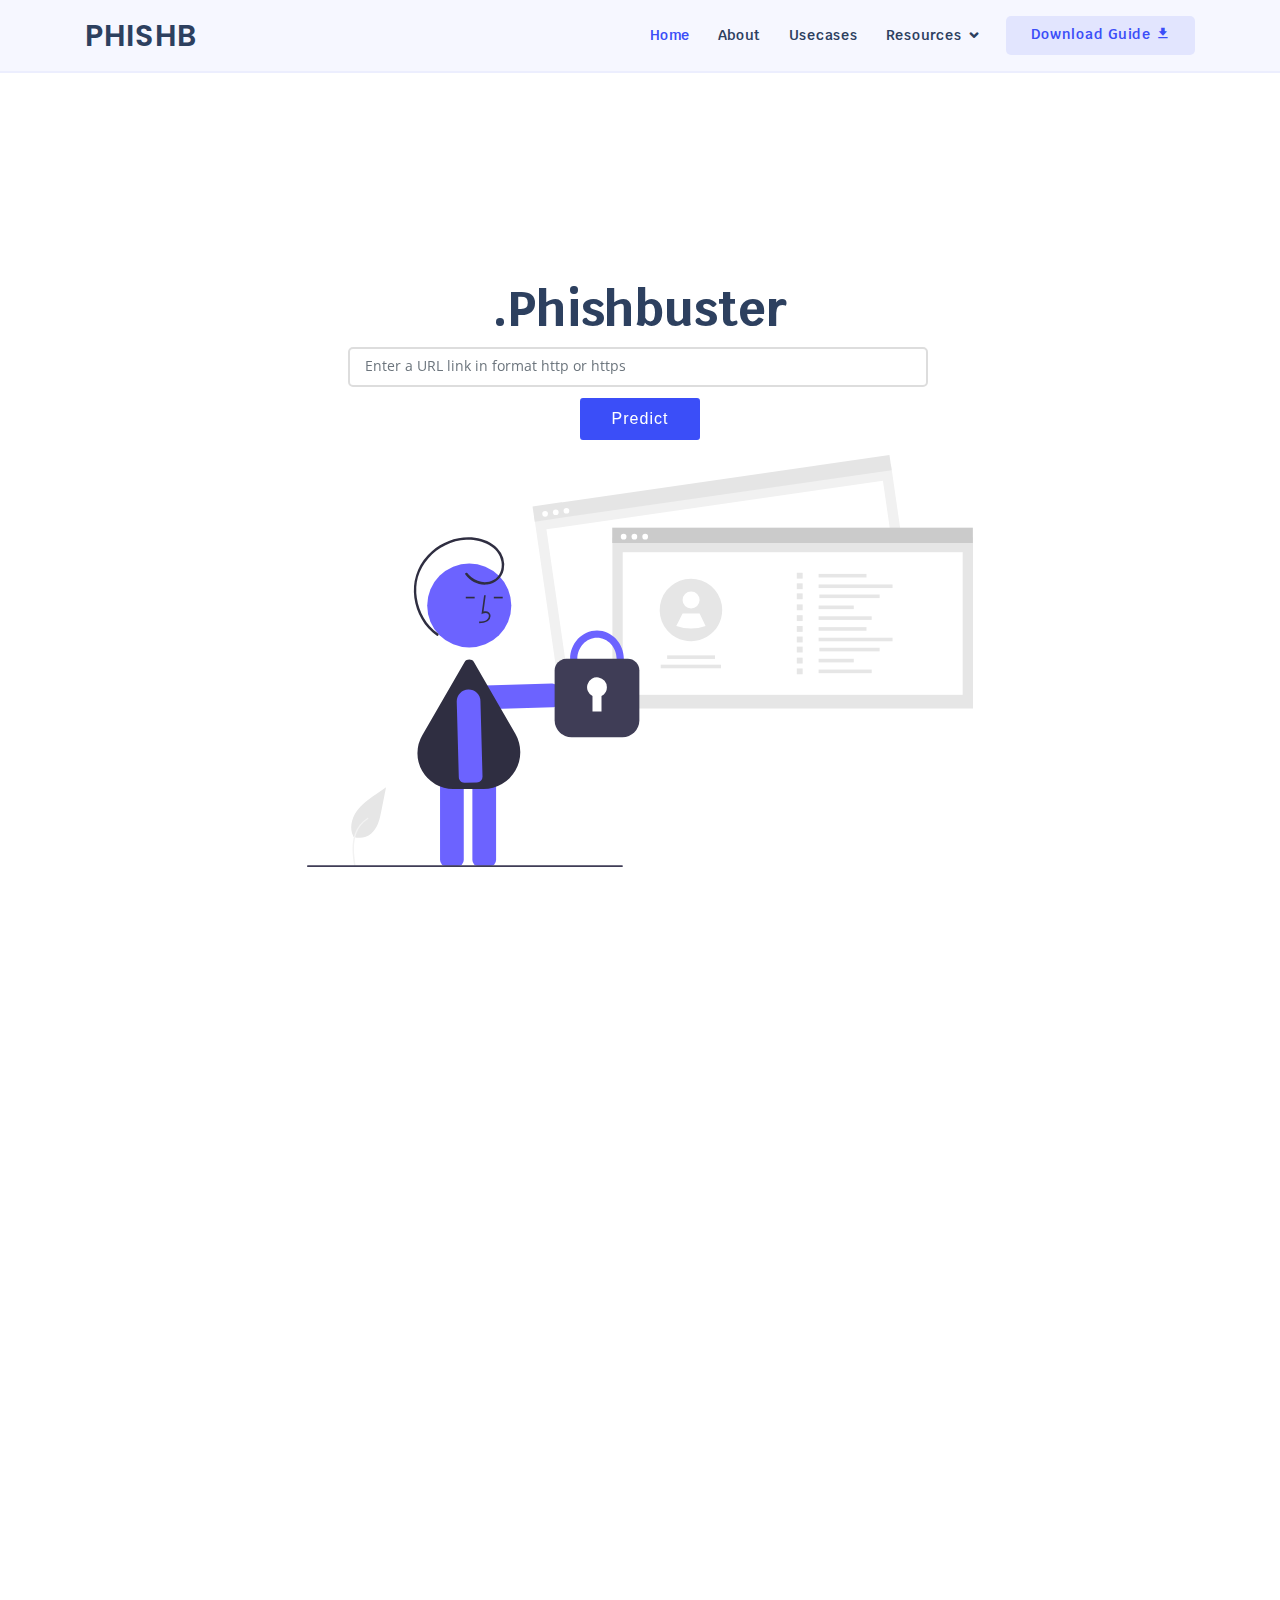
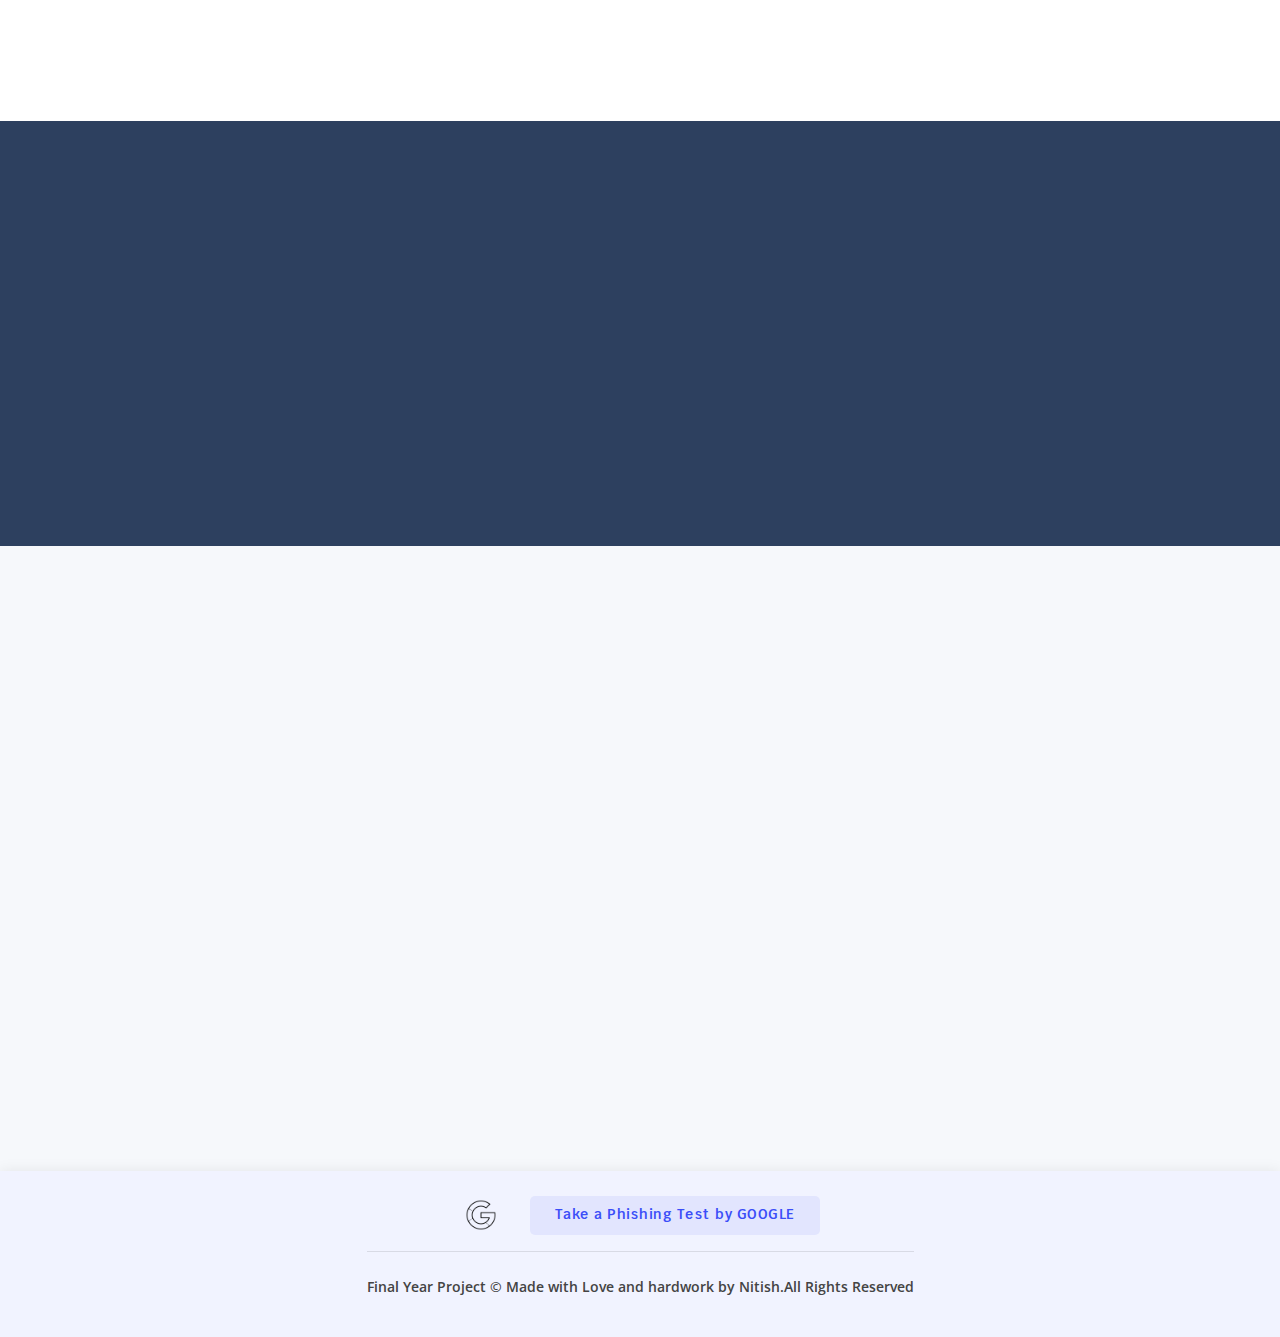
<file: HoaxHunter/index.html>
<!DOCTYPE html>
<html lang="en">

<head>
  <meta charset="utf-8">
  <meta content="width=device-width, initial-scale=1.0" name="viewport">

  <title>Phishbuster</title>
  <meta content="" name="description">
  <meta content="" name="keywords">

  <!-- Favicons -->
  <link href="assets/img/mainlogo.jpeg" rel="icon">
  <link href="assets/img/mainlogo.jpeg" rel="apple-touch-icon">

  <!-- Google Fonts -->
  <link href="https://fonts.googleapis.com/css?family=Open+Sans:300,300i,400,400i,600,600i,700,700i|Krub:300,300i,400,400i,500,500i,600,600i,700,700i|Poppins:300,300i,400,400i,500,500i,600,600i,700,700i" rel="stylesheet">

  <!-- Vendor CSS Files -->
  <link href="assets/vendor/bootstrap/css/bootstrap.min.css" rel="stylesheet">
  <link href="assets/vendor/icofont/icofont.min.css" rel="stylesheet">
  <link href="assets/vendor/boxicons/css/boxicons.min.css" rel="stylesheet">
  <link href="assets/vendor/owl.carousel/assets/owl.carousel.min.css" rel="stylesheet">
  <link href="assets/vendor/venobox/venobox.css" rel="stylesheet">
  <link href="assets/vendor/aos/aos.css" rel="stylesheet">

  <!-- Template Main CSS File -->
  <link href="assets/css/style.css" rel="stylesheet">
</head>

<body>

  <!-- ======= Header ======= -->
  <header id="header" class="fixed-top">
    <div class="container d-flex align-items-center">

      <h1 class="logo mr-auto"><a href="index.html">PhishB</a></h1>
      <!-- Uncomment below if you prefer to use an image logo -->
      <!-- <a href="index.html" class="logo mr-auto"><img src="assets/img/mainlogo.jpeg" alt="" class="img-fluid"></a>-->

      <nav class="nav-menu d-none d-lg-block">
        <ul>
          <li class="active"><a href="index.html">Home</a></li>
          <li><a href="#about">About</a></li>
          <li><a href="usecases.html" target="_blank" rel="no-openner no-referrer">Usecases</a></li>
          <li class="drop-down"><a href="">Resources</a>
            <ul>
              <li class="drop-down"><a href="#">Report Phishing Cases</a>
                <ul>
                  <li><a href="https://safebrowsing.google.com/safebrowsing/report_phish/?hl=en">Google Safe Browsing</a></li>
                  <li><a href="https://support.google.com/websearch/answer/106318">Google Support</a></li>
                </ul>
              </li>              
              <li class="drop-down"><a href="#">Phishing Websites</a>
                <ul>
                  <li><a href="https://www.phishingbox.com/phishing-iq-test">Phishingbox</a></li>
                  <li><a href="https://www.intradyn.com/phishing-quiz/">Intradyn</a></li>
				  <li><a href="https://vadasecure.com/en/blog/anatomy-of-a-phishing-email">Vadasecure</a></li>
                </ul>
              </li>
              <!-- <li><a href="#">For Future Reference</a></li> -->
            </ul>
          </li>
          <!-- <li><a href="#">Future Reference</a></li> -->

        </ul>
      </nav><!-- .nav-menu -->

      <a href="assets/resources/no fall maga cyber security eBook.pdf" class="get-started-btn scrollto" download="nofallmagaguide">Download Guide <i class='bx bxs-download'></i></a>

    </div>
  </header><!-- End Header -->

  <!-- ======= Hero Section ======= -->
  <section id="hero" class="d-flex align-items-center">

    <div class="container d-flex flex-column align-items-center justify-content-center" data-aos="fade-up">
      <h1>.Phishbuster</h1>
            <form action="" method="post" role="form" class="form">
        <div class="row no-gutters">
          <div class="col-md-6 form-group pr-md-1">
              <input type="text" name="name" class="form-control" id="name" placeholder="Enter a URL link in format http or https" required>
          </div>
        </div>
        <div class="text-center"><button type="submit">Predict</button></div>
      </form>
      <img src="assets/img/safe.svg" class="img-fluid hero-img" alt="" data-aos="zoom-in" data-aos-delay="150">
    </div>

  </section><!-- End Hero -->

     <!-- ======= Frequently Asked Questions Section ======= -->
     <section id="faq" class="faq">
        <div class="container" data-aos="fade-up">
  
          <div class="faq-list">
            <ul>
              <li data-aos="fade-up" data-aos="fade-up" data-aos-delay="100">
                <i class="bx bx-help-circle icon-help"></i> <a data-toggle="collapse" class="collapse" href="#faq-list-1">What is phishing <i class="bx bx-chevron-down icon-show"></i><i class="bx bx-chevron-up icon-close"></i></a>
                <div id="faq-list-1" class="collapse show" data-parent=".faq-list">
                  <p>
                    Phishing is a cybercrime in which a target or targets are contacted by email, telephone, or text message by someone posing as a legitimate institution to lure individuals into providing sensitive data such as personally identifiable information, banking and credit card details, and passwords.
                    OR 
                    Phishing is a cyber attack where the attacker tricks the target into disclosing personal information, revealing login credentials, or transferring money.
                    </p>
                </div>
              </li>
  
              <li data-aos="fade-up" data-aos-delay="200">
                <i class="bx bx-help-circle icon-help"></i> <a data-toggle="collapse" href="#faq-list-2" class="collapsed">Why should I bother Knowing what Phishing is all about <i class="bx bx-chevron-down icon-show"></i><i class="bx bx-chevron-up icon-close"></i></a>
                <div id="faq-list-2" class="collapse" data-parent=".faq-list">
                  <p>
                      The purpose of phishing is to collect sensitive information with the intention of using that information to gain access to otherwise protected data, networks, etc. A phisher's success is contingent upon establishing trust with its victims. <br><br>
                      Successful Phishing attacks can: <br><br>
                      <i class='bx bxs-chevron-right-circle icon-circle'></i> Cause financial loss for victims <br><br>
                      <i class='bx bxs-chevron-right-circle icon-circle'></i> Put their personal information at risk <br><br>
                      <i class='bx bxs-chevron-right-circle icon-circle'></i> Put data and systems at risk
                  </p>
                </div>
              </li>    

              <li data-aos="fade-up" data-aos-delay="200">
                <i class="bx bx-help-circle icon-help"></i> <a data-toggle="collapse" href="#faq-list-3" class="collapsed">Two Major Types of Phishing Attack<i class="bx bx-chevron-down icon-show"></i><i class="bx bx-chevron-up icon-close"></i></a>
                <div id="faq-list-3" class="collapse" data-parent=".faq-list">
                  <p>
                      <i class='bx bxs-chevron-right-circle icon-circle'></i> <b> Deceptive Phishing:</b> Deceptive phishing is by far the most common type of phishing scam. In this ploy, fraudsters impersonate a legitimate company to steal people’s personal data or login credentials. Those emails frequently use threats and a sense of urgency to scare users into doing what the attackers want. <br><br>
                      <i class='bx bxs-chevron-right-circle icon-circle'></i> <b>Spear Phishing:</b> Spear Phishing targets specific individuals instead of a wide group of people. Attackers often research their victims on social media and other sites. That way, they can customize their communications and appear more authentic. <br><br>
                      <i class='bx bxs-chevron-right-circle icon-circle'></i> <b>Other phishing Technique</b> <i class='bx bxs-hand-down'></i><br><br>
                      <i class='bx bx-right-arrow-alt icon-arrrow'></i> <b>Angler Phishing:</b> This cyberattack comes by way of social media. It may involve fake URLs, instant messages or profiles used to obtain sensitive data. Attackers also peruse social profiles to glean any personal information they can use for social engineering. <br><br>
                      <i class='bx bx-right-arrow-alt icon-arrrow'></i> <b>Clone Phishing:</b> Clone phishing involves exact duplication of an email to make it appear as legitimate as possible.<br><br>
                      <i class='bx bx-right-arrow-alt icon-arrrow'></i> <b>Domain Spoofing:</b> In this category of phishing, the attacker forges a company domain, which makes the email appear to be from that company.<br><br>
                      <i class='bx bx-right-arrow-alt icon-arrrow'></i> <b>Email Phishing:</b> Phishing emails are often the first to come to mind when people hear the term phishing. Attackers send an illegitimate email asking for personal information or login credentials.<br><br>
                      <i class='bx bx-right-arrow-alt icon-arrrow'></i> <b>Search Engine Phishing:</b> Rather than sending correspondence to you to gain information, search engine fishing involves creating a website that mimics a legitimate site. Site visitors are asked to download products that are infected with malware or provide personal information in forms that go to the attacker.<br><br>
                      <i class='bx bx-right-arrow-alt icon-arrrow'></i> <b>Smishing:</b> Combine SMS with phishing and you have the technique called smishing. With smishing, attackers send fraudulent text messages in an attempt to gather information like credit card numbers or passwords.<br><br>
                      <i class='bx bx-right-arrow-alt icon-arrrow'></i> <b>Whaling:</b> A whaling attack targets the big fish, or executive-level employees. An attack of this sort often involves more sophisticated social engineering tactics and intelligence gathering to better sell the fake.<br><br>
                      <i class='bx bx-right-arrow-alt icon-arrrow'></i> <b>Vishing:</b> Combine VoIP with phishing and you get vishing. This type of phishing involves calls from a fraudulent person attempting to obtain sensitive information.<br><br>
                      <i class='bx bx-right-arrow-alt icon-arrrow'></i>  <b>Malvertising:</b> Malvertising is malicious advertising that contains active scripts designed to download malware or force unwanted content onto your computer. Exploits in Adobe PDF and Flash are the most common methods used in malvertisements<br><br>
                  </p>
                </div>
              </li>              
              
              <li data-aos="fade-up" data-aos-delay="200">
                <i class="bx bx-help-circle icon-help"></i> <a data-toggle="collapse" href="#faq-list-4" class="collapsed">How to Prevent and Protect Against Phishing As An End-user<i class="bx bx-chevron-down icon-show"></i><i class="bx bx-chevron-up icon-close"></i></a>
                <div id="faq-list-4" class="collapse" data-parent=".faq-list">
                  <p>
                      To help prevent phishing attacks, you should observe general best practices, similar to those you might undertake to avoid viruses and other malware. First, make sure your systems are updated to help protect against known vulnerabilities. Protect devices and systems with reputable security software and firewall protection. You can also add software that watches for PII being sent over email or other insecure methods.Since the weak link in phishing attacks is the end user, you should provide proper end-user security awareness training and educate your team on how to recognize a phishing scam. The key to protecting against phishing lies in the ability to recognize the cyberattack as illegitimate. Following are some key concepts to include in end-user training: <br><br>

                      <i class='bx bxs-chevron-right-circle icon-circle'></i> Users are to choose strong passwords and be wary of posting your personal details on social media. Information like birthdates, addresses and phone numbers are valuable to an attacker. <br><br>
                      <i class='bx bxs-chevron-right-circle icon-circle'></i> If there are any suspicions about an email or social post, contact the IT team to have them examine the situation. <br><br>
                      <i class='bx bxs-chevron-right-circle icon-circle'></i> Only open attachments from a trusted source. When in doubt, check with the alleged sender directly. <br><br>
                      <i class='bx bxs-chevron-right-circle icon-circle'></i> Note any language differences in messaging or emails that vary from legitimate organizational communications. <br><br>
                      <i class='bx bxs-chevron-right-circle icon-circle'></i> Never give away personal information in an email or unsolicited call. For instance, financial institutions will never call and ask for login credentials or account info because they already have it. <br><br>
                      <i class='bx bxs-chevron-right-circle icon-circle'></i> Inspect emails for typos and inaccurate grammar. This is usually a dead giveaway of less-sophisticated phishing scams. <br><br>
                      <i class='bx bxs-chevron-right-circle icon-circle'></i> Don’t supply personal information via email or text. <br><br>
                      <i class='bx bxs-chevron-right-circle icon-circle'></i> Beware of urgent or time-sensitive warnings. Phishing attacks often prompt action by pretending to be urgent. <br><br>
                      <i class='bx bxs-chevron-right-circle icon-circle'></i> Verify emails and other correspondence by contacting the organization directly. If you think something is fishy (okay, bad pun), a phone call can quickly identify a legitimate call from a fake one. <br><br>

                  </p>
                </div>
              </li>              
              
              <li data-aos="fade-up" data-aos-delay="200">
                <i class="bx bx-help-circle icon-help"></i> <a data-toggle="collapse" href="#faq-list-5" class="collapsed">How to Prevent and Protect Against Phishing As A Company<i class="bx bx-chevron-down icon-show"></i><i class="bx bx-chevron-up icon-close"></i></a>
                <div id="faq-list-5" class="collapse" data-parent=".faq-list">
                  <p>
                      Since we can’t control the criminals, let’s take a look at how you can prevent phishing attacks. <br>

                      <i class='bx bxs-chevron-right-circle icon-circle'></i> <b>Train Your Employees</b> - Unsuspecting employees who are not trained to identify phishing emails are easily tricked. If they click on a link, open an attachment, or respond to the email, they could be giving the attacker exactly what they need to break into your system. Training is by far the most crucial action you can take to avoid phishing attacks. By investing in your employees’ security education, you empower them to take ownership of security best practices. With training, your employees can identify a phishing email and report suspicious activity before any information is compromised. <br><br>
                      <i class='bx bxs-chevron-right-circle icon-circle'></i> <b>Update Your Antivirus Software</b>- Keeping your antivirus software updated adds a layer of security. The software will scan files coming into your computer, preventing possible damage. Ensure that your anti-spyware and firewall settings are active.  <br><br>
                      <i class='bx bxs-chevron-right-circle icon-circle'></i> <b>Stay Up-to-Date</b> - By staying in-the-know, you remain vigilant to phishing attempts. Research common phishing scams so that you’re aware of what security professionals see as the main threats. The more aware you are of what’s out there, the more likely you are to identify a possible attack.  <br><br>

                  </p>
                </div>
              </li>              
              
              <li data-aos="fade-up" data-aos-delay="200">
                <i class="bx bx-help-circle icon-help"></i> <a data-toggle="collapse" href="#faq-list-6" class="collapsed">References<i class="bx bx-chevron-down icon-show"></i><i class="bx bx-chevron-up icon-close"></i></a>
                <div id="faq-list-6" class="collapse" data-parent=".faq-list">
                  <p>
                    Its a Good thing to give Credits. We learnt from this Websites, You can check them out <br/> <br/>
                      <i class='bx bxs-chevron-right-circle icon-circle'></i> CompTIA. (n.d.). What Is Phishing? A Brief Guide to Recognizing and Thwarting Phishing Attacks. Retrieved April 6, 2021, from <a href="https://www.comptia.org/content/articles/what-is-phishing/">Click here to Know more</a> <br><br>
                      <i class='bx bxs-chevron-right-circle icon-circle'></i> KnowBe4 (2021). Phishing Techniques. Retrieved from <a href="https://www.phishing.org/phishing-techniques">Click here to know more</a> <br><br>
                      <i class='bx bxs-chevron-right-circle icon-circle'></i> KnowBe4 (2021). Phishing Examples. Retrieved from <a href="https://www.phishing.org/phishing-examples">Click here to know more</a> <br><br>
                      <i class='bx bxs-chevron-right-circle icon-circle'></i> Technologylab. (2021). 5 Security Breaches Caused by Phishing Attacks Retrieved April 6, 2021, from <a href="https://www.technologylab.com/blog/5-security-breaches-caused-by-phishing-attacks/">Click here to know more</a> <br><br>
                      <i class='bx bxs-chevron-right-circle icon-circle'></i> Clearedin. (2021). The Biggest Phishing Attack Examples to Make Headlines. Retrieved April 6, 2021, from <a href="https://www.clearedin.com/blog/phishing-biggest-data-breaches-of-all-time">Clcik here to know more</a> <br><br>
                      <i class='bx bxs-chevron-right-circle icon-circle'></i> No Go Fall Maga. (2021). Africa’s First Storified Cyber Security Awareness Book. Retrieved April 6, 2021, from <a href="https://nogofallmaga.org/book/">Click here to know more</a> <br><br>
                      <i class='bx bxs-chevron-right-circle icon-circle'></i> CNN Business. (2016). Watch this hacker break into a company. Retrieved April 6, 2021, from <a href="https://youtu.be/PWVN3Rq4gzw">Click here to know more</a> <br><br>
                      <i class='bx bxs-chevron-right-circle icon-circle'></i> Garrett Myler. (2018). Social Engineering: Vishing Example. Retrieved April 6, 2021, from <a href="https://youtu.be/xuYoMs6CLEw">Click here to know more</a> <br><br>
                  </p>
                </div>
              </li>

            </ul>
          </div>
  
        </div>
      </section><!-- End Frequently Asked Questions Section -->

  <main id="main">    
          
          <!-- ======= about Section ======= -->
        <section id="about" class="about">
            <div class="container" data-aos="fade-up">
      
              <div class="section-title">
                <h2>About Phishbuster</h2>
                <p>Phishbuster is a project that came into existence from a final year project “Detection of Phishing Website Using Machine Learning” carried out at Bowen University.
                    It aims to help reduce phishing attack by helping internet users authenticate URL link by testing if it is phishing or legitimate. The progress of validating a Website URL for phishing or legitimate has gone through several Machine learning models. 
                    </p>                
                    
                    <h3>About the Author</h3>
                    <p>The Author of this Research is Adediran Goodness who is a Final Year Student of Computer Science and Information Technology at Bowen University who aspire to further his Career into Cyber Security. </p>
              </div>
      
            </div>
          </section><!-- End about Section -->
  
    <!-- ======= Testimonials Section ======= -->
    <section id="testimonials" class="testimonials section-bg">
      <div class="container" data-aos="fade-up">

        <div class="owl-carousel testimonials-carousel">

          <div class="testimonial-item">
            <p>
                <iframe width="400" height="409" src="https://www.youtube.com/embed/PWVN3Rq4gzw" title="YouTube video player" frameborder="0" allow="accelerometer; autoplay; clipboard-write; encrypted-media; gyroscope; picture-in-picture" allowfullscreen></iframe>
            </p>
          </div>          

          <div class="testimonial-item">
            <p>
                <iframe width="400" height="409" src="https://www.youtube.com/embed//xuYoMs6CLEw" title="YouTube video player" frameborder="0" allow="accelerometer; autoplay; clipboard-write; encrypted-media; gyroscope; picture-in-picture" allowfullscreen></iframe>
            </p>
          </div>          

        </div>

      </div>
    </section><!-- End Testimonials Section -->


  </main><!-- End #main -->

  <!-- ======= Footer ======= -->
  <footer id="footer">
    <div class="container d-md-flex py-4">

      <div class="text-center text-md-center">
        <div class="copyright">
          <img src="assets/img/google.png" alt="">
          <a href="https://phishingquiz.withgoogle.com/" class="get-started-btn scrollto">Take a Phishing Test by GOOGLE</a> <br>
          <hr/> 
		  <p style="padding-top: 8px; font-weight: 600;">Final Year Project &copy; Made with Love and hardwork by Nitish.All Rights Reserved</p>
        </div>
      </div>
    </div>
  </footer><!-- End Footer -->

  <a href="#" class="back-to-top"><i class="icofont-simple-up"></i></a>
  <!-- <div id="preloader"></div> -->

  <!-- Vendor JS Files -->
  <script src="assets/vendor/jquery/jquery.min.js"></script>
  <script src="assets/vendor/bootstrap/js/bootstrap.bundle.min.js"></script>
  <script src="assets/vendor/jquery.easing/jquery.easing.min.js"></script>
  <script src="assets/vendor/php-email-form/validate.js"></script>
  <script src="assets/vendor/owl.carousel/owl.carousel.min.js"></script>
  <script src="assets/vendor/isotope-layout/isotope.pkgd.min.js"></script>
  <script src="assets/vendor/venobox/venobox.min.js"></script>
  <script src="assets/vendor/aos/aos.js"></script>

  <!-- Template Main JS File -->
  <script src="assets/js/main.js"></script>

</body>

</html>
</file>
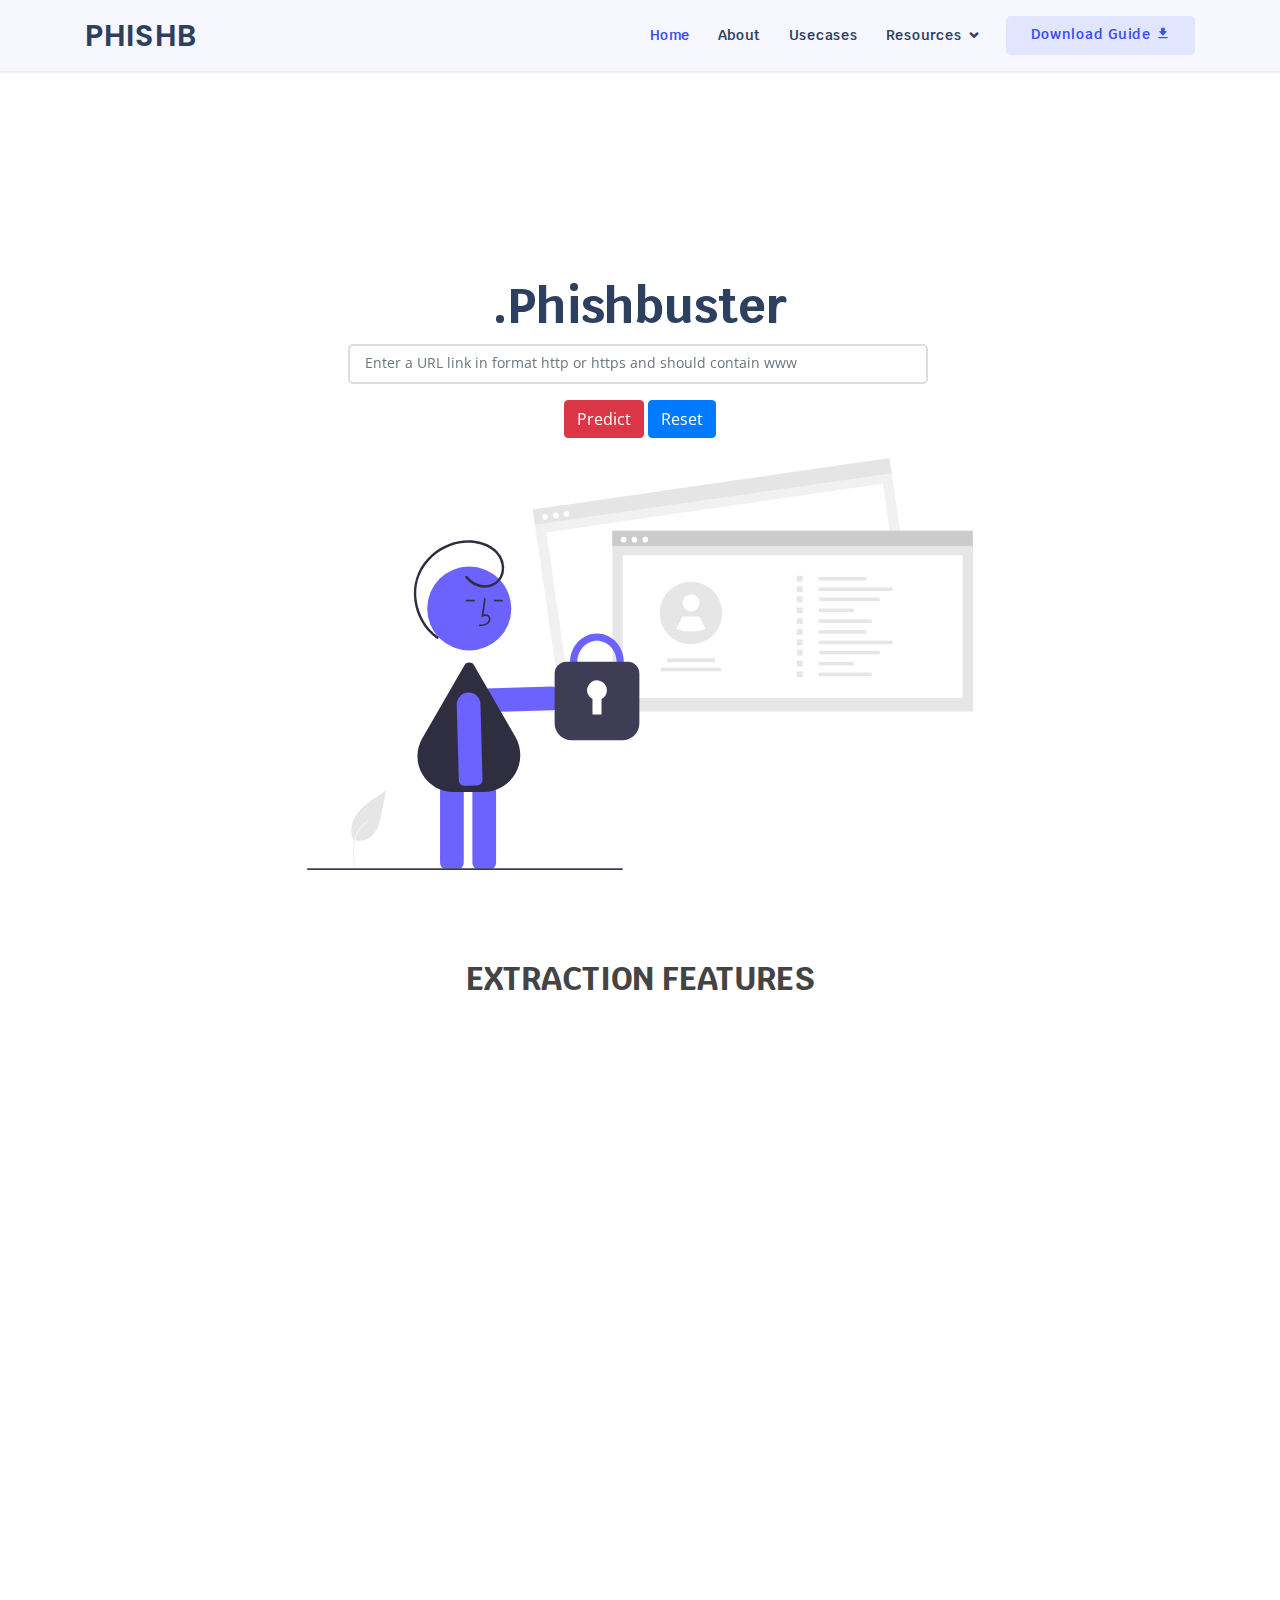
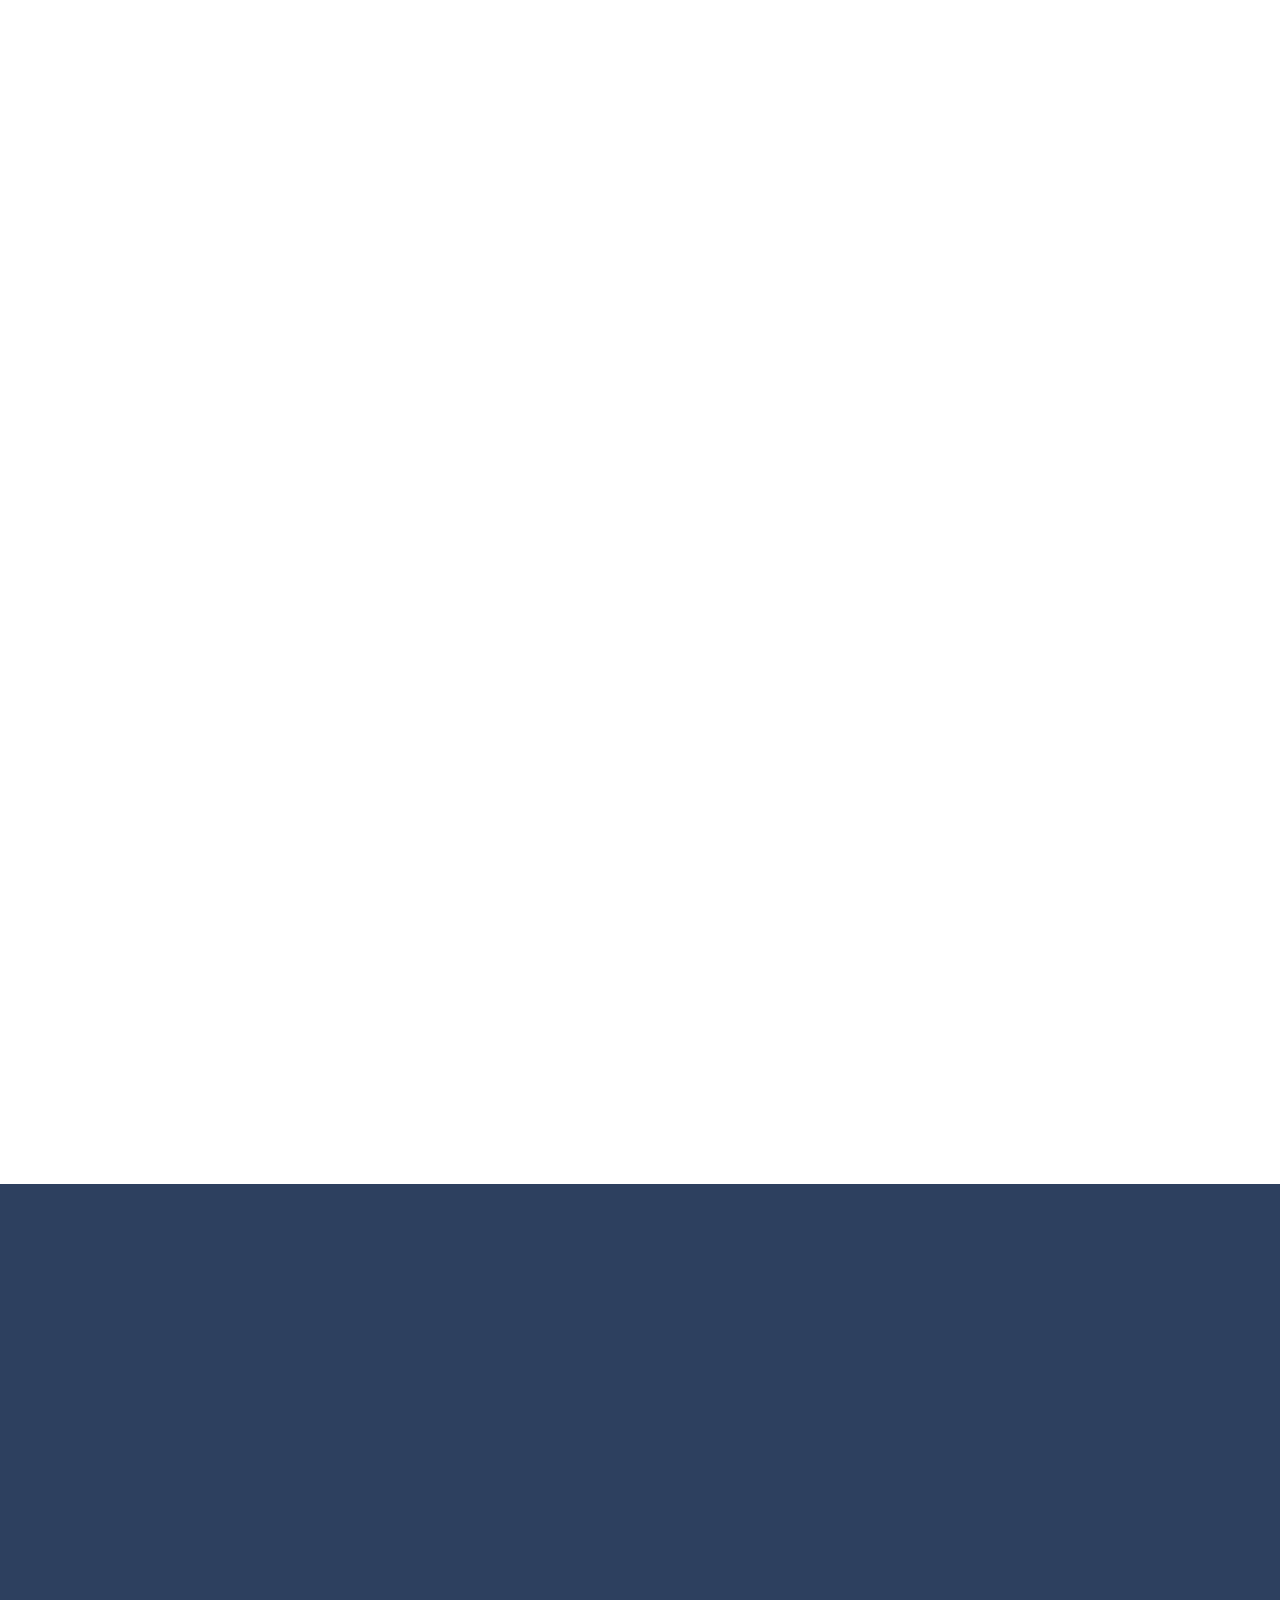
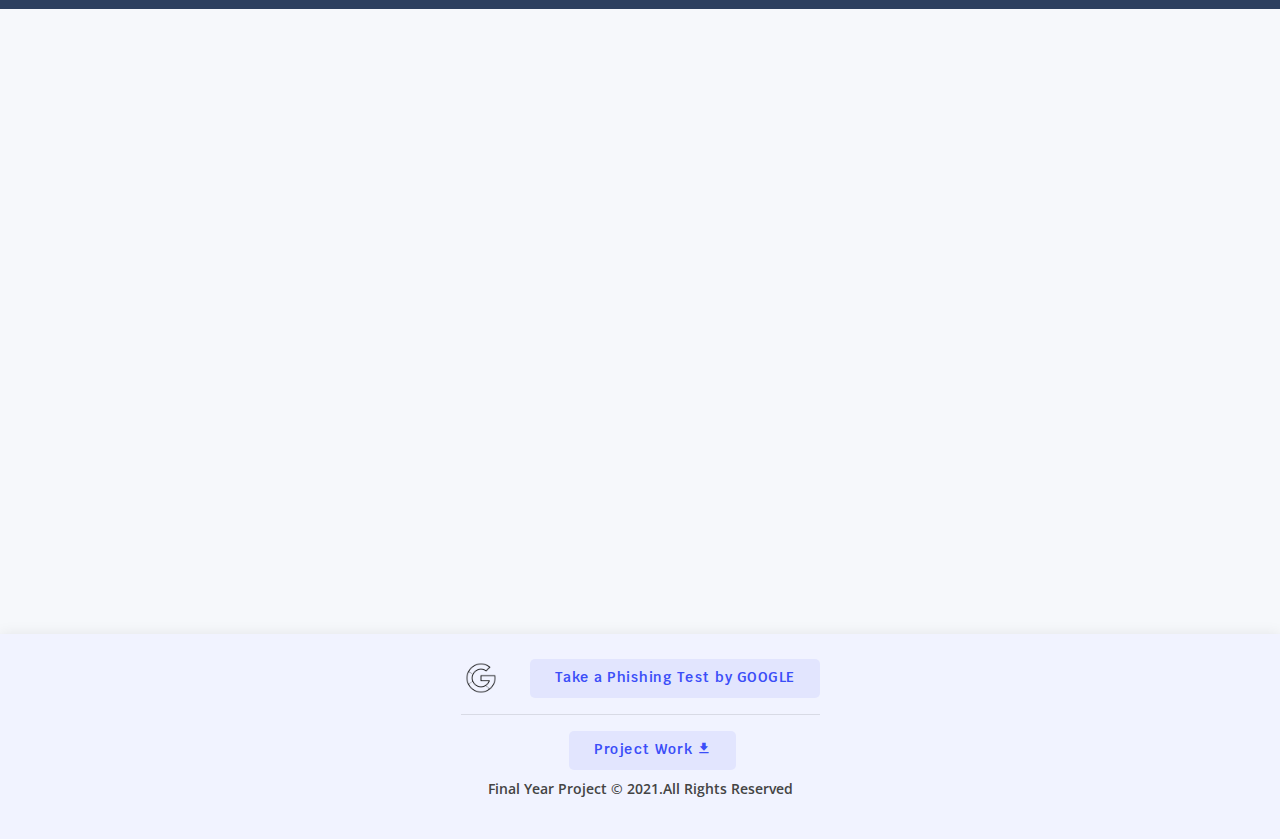
<file: Detection-of-Phishing-Website-Using-Machine-Learning-master/Project_Webapp/HoaxHunterv2/index.html>
<!DOCTYPE html>
<html lang="en">

<head>
  <meta charset="utf-8">
  <meta content="width=device-width, initial-scale=1.0" name="viewport">

  <title>Phishbuster</title>
  <meta content="" name="description">
  <meta content="" name="keywords">

  <!-- Favicons -->
  <link href="assets/img/mainlogo.jpeg" rel="icon">
  <link href="assets/img/mainlogo.jpeg" rel="apple-touch-icon">

  <!-- Google Fonts -->
  <link
    href="https://fonts.googleapis.com/css?family=Open+Sans:300,300i,400,400i,600,600i,700,700i|Krub:300,300i,400,400i,500,500i,600,600i,700,700i|Poppins:300,300i,400,400i,500,500i,600,600i,700,700i"
    rel="stylesheet">

  <!-- Vendor CSS Files -->
  <link href="assets/vendor/bootstrap/css/bootstrap.min.css" rel="stylesheet">
  <link href="assets/vendor/icofont/icofont.min.css" rel="stylesheet">
  <link href="assets/vendor/boxicons/css/boxicons.min.css" rel="stylesheet">
  <link href="assets/vendor/owl.carousel/assets/owl.carousel.min.css" rel="stylesheet">
  <link href="assets/vendor/venobox/venobox.css" rel="stylesheet">
  <link href="assets/vendor/aos/aos.css" rel="stylesheet">

  <!-- Template Main CSS File -->
  <link href="assets/css/style.css" rel="stylesheet">
</head>

<body>

  <!-- ======= Header ======= -->
  <header id="header" class="fixed-top">
    <div class="container d-flex align-items-center">

      <h1 class="logo mr-auto"><a href="index.html">PhishB</a></h1>
      <!-- Uncomment below if you prefer to use an image logo -->
      <!-- <a href="index.html" class="logo mr-auto"><img src="assets/img/mainlogo.jpeg" alt="" class="img-fluid"></a>-->

      <nav class="nav-menu d-none d-lg-block">
        <ul>
          <li class="active"><a href="index.html">Home</a></li>
          <li><a href="#about">About</a></li>
          <li><a href="usecases.html" target="_blank" rel="no-openner no-referrer">Usecases</a></li>
          <li class="drop-down"><a href="info.html">Resources</a>
            <ul>
              <li class="drop-down"><a href="#">Report Phishing Cases</a>
                <ul>
                  <li><a href="https://safebrowsing.google.com/safebrowsing/report_phish/?hl=en">Google Safe
                      Browsing</a></li>
                  <li><a href="https://support.google.com/websearch/answer/106318">Google Support</a></li>
                </ul>
              </li>
              <li class="drop-down"><a href="#">Phishing Websites</a>
                <ul>
                  <li><a href="https://www.phishingbox.com/phishing-iq-test">Phishingbox</a></li>
                  <li><a href="https://www.intradyn.com/phishing-quiz/">Intradyn</a></li>
                  <!-- <li><a href="https://vadasecure.com/en/blog/anatomy-of-a-phishing-email">Vadasecure</a></li> -->
                </ul>
              </li>
              <!-- <li><a href="#">For Future Reference</a></li> -->
            </ul>
          </li>
          <!-- <li><a href="#">Future Reference</a></li> -->

        </ul>
      </nav><!-- .nav-menu -->

      <a href="assets/resources/no fall maga cyber security eBook.pdf" class="get-started-btn scrollto"
        download="nofallmagaguide">Download Guide <i class='bx bxs-download'></i></a>

    </div>
  </header><!-- End Header -->

  <!-- ======= Hero Section ======= -->
  <section id="hero" class="d-flex align-items-center">

    <div class="container d-flex flex-column align-items-center justify-content-center" data-aos="fade-up">
      <h1>.Phishbuster</h1>
      <form action="" method="post" role="form" class="form">
        <div class="row no-gutters">
          <div class="col-md-6 form-group pr-md-1">
            <input type="text" name="name" class="form-control" id="name"
              placeholder="Enter a URL link in format http or https and should contain www">
          </div>
        </div>
        <div class="text-center">
          <button id="predict" class="btn btn-danger" onclick="predictURL()" type="button">Predict</button>
          <button id="reset" class="btn btn-primary" onclick="resetPage()" type="button">Reset</button>
        </div>
      </form>
      <img src="assets/img/safe.svg" class="img-fluid hero-img" alt="" data-aos="zoom-in" data-aos-delay="150">
    </div>

  </section><!-- End Hero -->

  <!-- ======= Frequently Asked Questions Section ======= -->
  <section id="faq" class="faq">
    <h2 class="text-center"><b>EXTRACTION FEATURES</b></h2>
    <div class="container" data-aos="fade-up">

      <div class="faq-list">
        <ul>
          <li data-aos="fade-up" data-aos="fade-up" data-aos-delay="100">
            <i class="bx bx-help-circle icon-help"></i> <a id="domain" data-toggle="collapse" class="collapse"
              href="#faq-list-1">Domain <i class="bx bx-chevron-down icon-show"></i><i
                class="bx bx-chevron-up icon-close"></i></a>
            <div id="faq-list-1" class="collapse show" data-parent=".faq-list">
              <p>
                Domain name system e.g facebook.com, bowen.edu.ng
              </p>
            </div>
          </li>

          <li data-aos="fade-up" data-aos-delay="200">
            <i class="bx bx-help-circle icon-help"></i> <a id="have_ip" data-toggle="collapse" href="#faq-list-2"
              class="collapsed">Have_IP <i class="bx bx-chevron-down icon-show"></i><i
                class="bx bx-chevron-up icon-close"></i></a>
            <div id="faq-list-2" class="collapse" data-parent=".faq-list">
              <p>
                If an IP address is used as an alternative of the domain name in the URL, such as
                “http://125.98.3.123/fake.html

              </p>
            </div>
          </li>

          <li data-aos="fade-up" data-aos-delay="200">
            <i class="bx bx-help-circle icon-help"></i> <a id="have_at" data-toggle="collapse" href="#faq-list-3"
              class="collapsed">Have_At<i class="bx bx-chevron-down icon-show"></i><i
                class="bx bx-chevron-up icon-close"></i></a>
            <div id="faq-list-3" class="collapse" data-parent=".faq-list">
              <p>
                Using “@” symbol in the URL leads the browser to ignore everything preceding the “@” symbol and the real
                address often follows the “@” symbol
              </p>
            </div>
          </li>

          <li data-aos="fade-up" data-aos-delay="200">
            <i class="bx bx-help-circle icon-help"></i> <a id="url_length" data-toggle="collapse" href="#faq-list-4"
              class="collapsed">URL_Length<i class="bx bx-chevron-down icon-show"></i><i
                class="bx bx-chevron-up icon-close"></i></a>
            <div id="faq-list-4" class="collapse" data-parent=".faq-list">
              <p>

                URL length<54 → feature=Legitimate@ else if URL length≥54 and ≤75 → feature=Suspicious @otherwise→
                  feature=Phishing </p>
            </div>
          </li>

          <li data-aos="fade-up" data-aos-delay="200">
            <i class="bx bx-help-circle icon-help"></i> <a id="url_depth" data-toggle="collapse" href="#faq-list-5"
              class="collapsed">URL_Depth<i class="bx bx-chevron-down icon-show"></i><i
                class="bx bx-chevron-up icon-close"></i></a>
            <div id="faq-list-5" class="collapse" data-parent=".faq-list">
              <p>
                Let us assume we have the following link: http://www.hud.ac.uk/students/.) the .ac, .uk, /students are
                subdomains. Also, if the number of dots is greater than one, then the URL is classified as “Suspicious”
                since it has one sub domain. However, if the dots are greater than two, it is classified as “Phishing”
                since it will have multiple sub domains
              </p>
            </div>
          </li>

          <li data-aos="fade-up" data-aos-delay="200">
            <i class="bx bx-help-circle icon-help"></i> <a id="redirection" data-toggle="collapse" href="#faq-list-6"
              class="collapsed">Redirection<i class="bx bx-chevron-down icon-show"></i><i
                class="bx bx-chevron-up icon-close"></i></a>
            <div id="faq-list-6" class="collapse" data-parent=".faq-list">
              <p>
                a legitimate websites will be redirected one time max. On the other hand, phishing websites containing
                this feature have been redirected at least 4 times.
              </p>
            </div>
          </li>
          <li data-aos="fade-up" data-aos-delay="200">
            <i class="bx bx-help-circle icon-help"></i> <a id="http_domain" data-toggle="collapse" href="#faq-list-6"
              class="collapsed">HTTP_DOMAIN<i class="bx bx-chevron-down icon-show"></i><i
                class="bx bx-chevron-up icon-close"></i></a>
            <div id="faq-list-6" class="collapse" data-parent=".faq-list">
              <p>
                The existence of HTTPS is very important in giving the impression of website legitimacy that is if a
                Website has Https or not
              </p>
            </div>
          </li>

          <li data-aos="fade-up" data-aos-delay="200">
            <i class="bx bx-help-circle icon-help"></i> <a id="tiny_url" data-toggle="collapse" href="#faq-list-6"
              class="collapsed">TinyURL<i class="bx bx-chevron-down icon-show"></i><i
                class="bx bx-chevron-up icon-close"></i></a>
            <div id="faq-list-6" class="collapse" data-parent=".faq-list">
              <p>
                it means a domain name that is short, which links to the webpage that has a long URL. For example, the
                URL “http://portal.hud.ac.uk/” can be shortened to “bit.ly/19DXSk4”.} which can be Phishing
              </p>
            </div>
          </li>
          <li data-aos="fade-up" data-aos-delay="200">
            <i class="bx bx-help-circle icon-help"></i> <a id="pre_suf" data-toggle="collapse" href="#faq-list-6"
              class="collapsed">Prefix/Suffix<i class="bx bx-chevron-down icon-show"></i><i
                class="bx bx-chevron-up icon-close"></i></a>
            <div id="faq-list-6" class="collapse" data-parent=".faq-list">
              <p>
                Phishers tend to add prefixes or suffixes separated by (-) to the domain name so that users feel that
                they are dealing with a legitimate webpage. For example http://www.Confirme-paypal.com/
              </p>
            </div>
          </li>
          <li data-aos="fade-up" data-aos-delay="200">
            <i class="bx bx-help-circle icon-help"></i> <a id="dns_record" data-toggle="collapse" href="#faq-list-6"
              class="collapsed">DNS_Record<i class="bx bx-chevron-down icon-show"></i><i
                class="bx bx-chevron-up icon-close"></i></a>
            <div id="faq-list-6" class="collapse" data-parent=".faq-list">
              <p>
                If the DNS record is empty or not found then the website is classified as “Phishing”, otherwise it is
                classified as “Legitimate”.
              </p>
            </div>
          </li>
          <li data-aos="fade-up" data-aos-delay="200">
            <i class="bx bx-help-circle icon-help"></i> <a id="web_traffic" data-toggle="collapse" href="#faq-list-6"
              class="collapsed">Web_Traffic<i class="bx bx-chevron-down icon-show"></i><i
                class="bx bx-chevron-up icon-close"></i></a>
            <div id="faq-list-6" class="collapse" data-parent=".faq-list">
              <p>
                If the DNS record is empty or not found then the website is classified as “Phishing”, otherwise it is classified as “Legitimate”. 
                if the domain has no traffic or is not recognized by the Alexa database, it is classified as “Phishing”. Otherwise, it is classified as “Suspicious
              </p>
            </div>
          </li>
          <li data-aos="fade-up" data-aos-delay="200">
            <i class="bx bx-help-circle icon-help"></i> <a id="domain_age" data-toggle="collapse" href="#faq-list-6"
              class="collapsed">Domain_Age<i class="bx bx-chevron-down icon-show"></i><i
                class="bx bx-chevron-up icon-close"></i></a>
            <div id="faq-list-6" class="collapse" data-parent=".faq-list">
              <p>
                Most phishing websites live for a short period of time. By reviewing our dataset, we find that the minimum age of the legitimate domain is 6 months. }
                (Age Of Domain≥6 months → Legitimate@Otherwise → Phishing)
              </p>
            </div>
          </li>
          <li data-aos="fade-up" data-aos-delay="200">
            <i class="bx bx-help-circle icon-help"></i> <a id="domain_end" data-toggle="collapse" href="#faq-list-6"
              class="collapsed">Domain_End<i class="bx bx-chevron-down icon-show"></i><i
                class="bx bx-chevron-up icon-close"></i></a>
            <div id="faq-list-6" class="collapse" data-parent=".faq-list">
              <p>
                (Domain Registration Length)
                █(Domains Expires on≤ 1 years → Phishing@Otherwise→ Legitimate)                
              </p>
            </div>
          </li>
          <li data-aos="fade-up" data-aos-delay="200">
            <i class="bx bx-help-circle icon-help"></i> <a id="iframe" data-toggle="collapse" href="#faq-list-6"
              class="collapsed">iFrame<i class="bx bx-chevron-down icon-show"></i><i
                class="bx bx-chevron-up icon-close"></i></a>
            <div id="faq-list-6" class="collapse" data-parent=".faq-list">
              <p>
                IFrame is an HTML tag used to display an additional webpage into one that is currently shown. Phishers can make use of the “iframe” tag and make it invisible }
                {(Using iframe→ Phishing@Otherwise → Legitimate)                             
              </p>
            </div>
          </li>
          <li data-aos="fade-up" data-aos-delay="200">
            <i class="bx bx-help-circle icon-help"></i> <a id="mouse_over" data-toggle="collapse" href="#faq-list-6"
              class="collapsed">Mouse_Over<i class="bx bx-chevron-down icon-show"></i><i
                class="bx bx-chevron-up icon-close"></i></a>
            <div id="faq-list-6" class="collapse" data-parent=".faq-list">
              <p>
                {Phishers may use JavaScript to show a fake URL in the status bar to users. To extract this feature, we must dig-out the webpage source code, particularly the “onMouseOver” event, and check if it makes any changes on the status bar. }
                Rule: IF{█(onMouseOver Changes Status Bar→ Phishing@It Does't Change Status Bar→Legitimate)                    
              </p>
            </div>
          </li>
          <li data-aos="fade-up" data-aos-delay="200">
            <i class="bx bx-help-circle icon-help"></i> <a id="right_click" data-toggle="collapse" href="#faq-list-6"
              class="collapsed">Right_Click<i class="bx bx-chevron-down icon-show"></i><i
                class="bx bx-chevron-up icon-close"></i></a>
            <div id="faq-list-6" class="collapse" data-parent=".faq-list">
              <p>
                Phishers use JavaScript to disable the right-click function, so that users cannot view and save the webpage source code. This feature is treated exactly as “Using onMouseOver to hide the Link”. Nonetheless, for this feature, we will search for event “event.button==2” in the webpage source code and check if the right click is disabled. 
                Rule: IF{(Right Click Disabled → Phishing @Otherwise→Legitimate)
              </p>
            </div>
          </li>
          <li data-aos="fade-up" data-aos-delay="200">
            <i class="bx bx-help-circle icon-help"></i> <a id="web_forwards" data-toggle="collapse" href="#faq-list-6"
              class="collapsed">Web_Forwards<i class="bx bx-chevron-down icon-show"></i><i
                class="bx bx-chevron-up icon-close"></i></a>
            <div id="faq-list-6" class="collapse" data-parent=".faq-list">
              <p>
                Submitting Information to Email
                Web form allows a user to submit his personal information that is directed to a server for processing. A phisher might redirect the user’s information to his personal email. To that end, a server-side script language might be used such as “mail()” function in PHP. One more client-side function that might be used for this purpose is the “mailto:” function. 
                (Using ""mail()\" or \"mailto:\" Function to Submit User Information" → Phishing@Otherwise  → Legitimate)
              </p>
            </div>
          </li>
         
        </ul>
      </div>

    </div>
  </section><!-- End Frequently Asked Questions Section -->

  <main id="main">

    <!-- ======= about Section ======= -->
    <section id="about" class="about">
      <div class="container" data-aos="fade-up">

        <div class="section-title">
          <h2>About Phishbuster</h2>
          <p>Phishbuster is a project that came into existence from a final year project “Detection of Phishing Website
            Using Machine Learning” carried out at Bowen University.
            It aims to help reduce phishing attack by helping internet users authenticate URL link by testing if it is
            phishing or legitimate. The progress of validating a Website URL for phishing or legitimate has gone through
            several Machine learning models.
          </p>

          <h3>About the Author</h3>
          <p>The Author of this Research is Adediran Goodness who is a Final Year Student of Computer Science and
            Information Technology at Bowen University who aspire to further his Career into Cyber Security. </p>
        </div>

      </div>
    </section><!-- End about Section -->

    <!-- ======= Testimonials Section ======= -->
    <section id="testimonials" class="testimonials section-bg">
      <div class="container" data-aos="fade-up">

        <div class="owl-carousel testimonials-carousel">

          <div class="testimonial-item">
            <p>
              <iframe width="400" height="409" src="https://www.youtube.com/embed/PWVN3Rq4gzw"
                title="YouTube video player" frameborder="0"
                allow="accelerometer; autoplay; clipboard-write; encrypted-media; gyroscope; picture-in-picture"
                allowfullscreen></iframe>
            </p>
          </div>

          <div class="testimonial-item">
            <p>
              <iframe width="400" height="409" src="https://www.youtube.com/embed//xuYoMs6CLEw"
                title="YouTube video player" frameborder="0"
                allow="accelerometer; autoplay; clipboard-write; encrypted-media; gyroscope; picture-in-picture"
                allowfullscreen></iframe>
            </p>
          </div>

        </div>

      </div>
    </section><!-- End Testimonials Section -->


  </main><!-- End #main -->

  <!-- ======= Footer ======= -->
  <footer id="footer">
    <div class="container d-md-flex py-4">

      <div class="text-center text-md-center">
        <div class="copyright">
          <img src="assets/img/google.png" alt="">
          <a href="https://phishingquiz.withgoogle.com/" class="get-started-btn scrollto">Take a Phishing Test by
            GOOGLE</a> <br>
            <hr/> <a href="assets/resources/my_work.7Z" class="get-started-btn scrollto" download="my_work">Project Work <i class='bx bxs-download'></i></a>
          <p style="padding-top: 8px; font-weight: 600;">Final Year Project &copy; 2021.All Rights Reserved</p>
        </div>
      </div>
    </div>
  </footer><!-- End Footer -->

  <a href="#" class="back-to-top"><i class="icofont-simple-up"></i></a>
  <!-- <div id="preloader"></div> -->

  <!-- Vendor JS Files -->
  <script src="assets/vendor/jquery/jquery.min.js"></script>
  <script src="assets/vendor/bootstrap/js/bootstrap.bundle.min.js"></script>
  <script src="assets/vendor/jquery.easing/jquery.easing.min.js"></script>
  <script src="assets/vendor/php-email-form/validate.js"></script>
  <script src="assets/vendor/owl.carousel/owl.carousel.min.js"></script>
  <script src="assets/vendor/isotope-layout/isotope.pkgd.min.js"></script>
  <script src="assets/vendor/venobox/venobox.min.js"></script>
  <script src="assets/vendor/aos/aos.js"></script>

  <!-- Template Main JS File -->
  <script src="assets/js/main.js"></script>
  <script>
    function predictURL() {
      var url = document.getElementById("name").value;
      if (url == "") {
        alert("ENTER A URL");
      } else {
        if (url.includes("http") && url.includes("www")) {
          document.getElementById("predict").innerHTML = "Predicting ..."

          fetch("http://127.0.0.1:8000/predict/", {
            method: "POST",
            headers: {
              Accept: "application/json",
              "Content-type": "application/json",
            },
            body: JSON.stringify({
              url: url
            }),
          })
            .then((res) => res.json())
            .then((data) => {
              if (data.success) {
                document.getElementById("predict").innerHTML = "Predicted"
                document.getElementById("predict").class = "btn btn-success"
                // DOMAIN
                document.getElementById("domain").innerHTML += `<span class="badge badge-primary" style="margin-left: 20px;">${data.detection[0]}</span><i class="bx bx-chevron-down icon-show"></i><i class="bx bx-chevron-up icon-close"></i>`
                // URL DEPTH
                document.getElementById("url_depth").innerHTML += `<span class="badge badge-primary" style="margin-left: 20px;">has ${data.detection[4]} Subfolder</span><i class="bx bx-chevron-down icon-show"></i><i class="bx bx-chevron-up icon-close"></i>`
                if (data.detection[4] > 1) {
                  document.getElementById("url_depth").innerHTML += `<span class="badge badge-warning" style="margin-left: 20px;">Suspension</span><i class="bx bx-chevron-down icon-show"></i><i class="bx bx-chevron-up icon-close"></i>`

                }
                if (data.detection[4] > 2) {
                  document.getElementById("url_depth").innerHTML += `<span class="badge badge-danger" style="margin-left: 20px;">Phishing</span><i class="bx bx-chevron-down icon-show"></i><i class="bx bx-chevron-up icon-close"></i>`


                }  else {
                  document.getElementById("url_depth").innerHTML += `<span class="badge badge-success" style="margin-left: 20px;">Legit</span><i class="bx bx-chevron-down icon-show"></i><i class="bx bx-chevron-up icon-close"></i>`

                }





                // OTHERS
                if (data.detection[1] == 0) {
                  document.getElementById("have_ip").innerHTML += `<span class="badge badge-success" style="margin-left: 20px;">Legit</span><i class="bx bx-chevron-down icon-show"></i><i class="bx bx-chevron-up icon-close"></i>`

                } else {
                  document.getElementById("have_ip").innerHTML += `<span class="badge badge-danger" style="margin-left: 20px;">Phishing</span><i class="bx bx-chevron-down icon-show"></i><i class="bx bx-chevron-up icon-close"></i>`

                }

                if (data.detection[2] == 0) {
                  document.getElementById("have_at").innerHTML += `<span class="badge badge-success" style="margin-left: 20px;">Legit</span><i class="bx bx-chevron-down icon-show"></i><i class="bx bx-chevron-up icon-close"></i>`

                } else {
                  document.getElementById("have_at").innerHTML += `<span class="badge badge-danger" style="margin-left: 20px;">Phishing</span><i class="bx bx-chevron-down icon-show"></i><i class="bx bx-chevron-up icon-close"></i>`

                }

                if (data.detection[3] == 0) {
                  document.getElementById("url_length").innerHTML += `<span class="badge badge-success" style="margin-left: 20px;">Legit</span><i class="bx bx-chevron-down icon-show"></i><i class="bx bx-chevron-up icon-close"></i>`

                } else {
                  document.getElementById("url_length").innerHTML += `<span class="badge badge-danger" style="margin-left: 20px;">Phishing</span><i class="bx bx-chevron-down icon-show"></i><i class="bx bx-chevron-up icon-close"></i>`

                }

                if (data.detection[5] == 0) {
                  document.getElementById("redirection").innerHTML += `<span class="badge badge-success" style="margin-left: 20px;">Legit</span><i class="bx bx-chevron-down icon-show"></i><i class="bx bx-chevron-up icon-close"></i>`

                } else {
                  document.getElementById("redirection").innerHTML += `<span class="badge badge-danger" style="margin-left: 20px;">Phishing</span><i class="bx bx-chevron-down icon-show"></i><i class="bx bx-chevron-up icon-close"></i>`

                }

                if (data.detection[6] == 0) {
                  document.getElementById("http_domain").innerHTML += `<span class="badge badge-success" style="margin-left: 20px;">Legit</span><i class="bx bx-chevron-down icon-show"></i><i class="bx bx-chevron-up icon-close"></i>`

                } else {
                  document.getElementById("http_domain").innerHTML += `<span class="badge badge-danger" style="margin-left: 20px;">Phishing</span><i class="bx bx-chevron-down icon-show"></i><i class="bx bx-chevron-up icon-close"></i>`

                }
                if (data.detection[7] == 0) {
                  document.getElementById("tiny_url").innerHTML += `<span class="badge badge-success" style="margin-left: 20px;">Legit</span><i class="bx bx-chevron-down icon-show"></i><i class="bx bx-chevron-up icon-close"></i>`

                } else {
                  document.getElementById("tiny_url").innerHTML += `<span class="badge badge-danger" style="margin-left: 20px;">Phishing</span><i class="bx bx-chevron-down icon-show"></i><i class="bx bx-chevron-up icon-close"></i>`

                }
                if (data.detection[8] == 0) {
                  document.getElementById("pre_suf").innerHTML += `<span class="badge badge-success" style="margin-left: 20px;">Legit</span><i class="bx bx-chevron-down icon-show"></i><i class="bx bx-chevron-up icon-close"></i>`

                } else {
                  document.getElementById("pre_suf").innerHTML += `<span class="badge badge-danger" style="margin-left: 20px;">Phishing</span><i class="bx bx-chevron-down icon-show"></i><i class="bx bx-chevron-up icon-close"></i>`

                }
                
                if (data.detection[9] == 0) {
                  document.getElementById("dns_record").innerHTML += `<span class="badge badge-success" style="margin-left: 20px;">Legit</span><i class="bx bx-chevron-down icon-show"></i><i class="bx bx-chevron-up icon-close"></i>`

                } else {
                  document.getElementById("dns_record").innerHTML += `<span class="badge badge-danger" style="margin-left: 20px;">Phishing</span><i class="bx bx-chevron-down icon-show"></i><i class="bx bx-chevron-up icon-close"></i>`

                }

                if (data.detection[10] == 0) {
                  document.getElementById("web_traffic").innerHTML += `<span class="badge badge-success" style="margin-left: 20px;">Legit</span><i class="bx bx-chevron-down icon-show"></i><i class="bx bx-chevron-up icon-close"></i>`

                } else {
                  document.getElementById("web_traffic").innerHTML += `<span class="badge badge-danger" style="margin-left: 20px;">Phishing</span><i class="bx bx-chevron-down icon-show"></i><i class="bx bx-chevron-up icon-close"></i>`
                }

                if (data.detection[11] == 0) {
                  document.getElementById("domain_age").innerHTML += `<span class="badge badge-success" style="margin-left: 20px;">Legit</span><i class="bx bx-chevron-down icon-show"></i><i class="bx bx-chevron-up icon-close"></i>`

                } else {
                  document.getElementById("domain_age").innerHTML += `<span class="badge badge-danger" style="margin-left: 20px;">Phishing</span><i class="bx bx-chevron-down icon-show"></i><i class="bx bx-chevron-up icon-close"></i>`
                }

                if (data.detection[12] == 0) {
                  document.getElementById("domain_end").innerHTML += `<span class="badge badge-success" style="margin-left: 20px;">Legit</span><i class="bx bx-chevron-down icon-show"></i><i class="bx bx-chevron-up icon-close"></i>`

                } else {
                  document.getElementById("domain_end").innerHTML += `<span class="badge badge-danger" style="margin-left: 20px;">Phishing</span><i class="bx bx-chevron-down icon-show"></i><i class="bx bx-chevron-up icon-close"></i>`
                }

                if (data.detection[13] == 0) {
                  document.getElementById("iframe").innerHTML += `<span class="badge badge-success" style="margin-left: 20px;">Legit</span><i class="bx bx-chevron-down icon-show"></i><i class="bx bx-chevron-up icon-close"></i>`

                } else {
                  document.getElementById("iframe").innerHTML += `<span class="badge badge-danger" style="margin-left: 20px;">Phishing</span><i class="bx bx-chevron-down icon-show"></i><i class="bx bx-chevron-up icon-close"></i>`
                }

                if (data.detection[14] == 0) {
                  document.getElementById("mouse_over").innerHTML += `<span class="badge badge-success" style="margin-left: 20px;">Legit</span><i class="bx bx-chevron-down icon-show"></i><i class="bx bx-chevron-up icon-close"></i>`

                } else {
                  document.getElementById("mouse_over").innerHTML += `<span class="badge badge-danger" style="margin-left: 20px;">Phishing</span><i class="bx bx-chevron-down icon-show"></i><i class="bx bx-chevron-up icon-close"></i>`
                }

                if (data.detection[15] == 0) {
                  document.getElementById("right_click").innerHTML += `<span class="badge badge-success" style="margin-left: 20px;">Legit</span><i class="bx bx-chevron-down icon-show"></i><i class="bx bx-chevron-up icon-close"></i>`

                } else {
                  document.getElementById("right_click").innerHTML += `<span class="badge badge-danger" style="margin-left: 20px;">Phishing</span><i class="bx bx-chevron-down icon-show"></i><i class="bx bx-chevron-up icon-close"></i>`
                }

                if (data.detection[16] == 0) {
                  document.getElementById("web_forwards").innerHTML += `<span class="badge badge-success" style="margin-left: 20px;">Legit</span><i class="bx bx-chevron-down icon-show"></i><i class="bx bx-chevron-up icon-close"></i>`

                } else {
                  document.getElementById("web_forwards").innerHTML += `<span class="badge badge-danger" style="margin-left: 20px;">Phishing</span><i class="bx bx-chevron-down icon-show"></i><i class="bx bx-chevron-up icon-close"></i>`
                }
                


              }
            })
            .catch((err) => console.log(err));
        } else {
          alert("URL MUST CONTAIN WWW AND HTTPS OR HTTP");
        }
      }



    }
    function resetPage() {
      console.log("HELLO");
      location.reload();
    }
  </script>

</body>

</html>
</file>
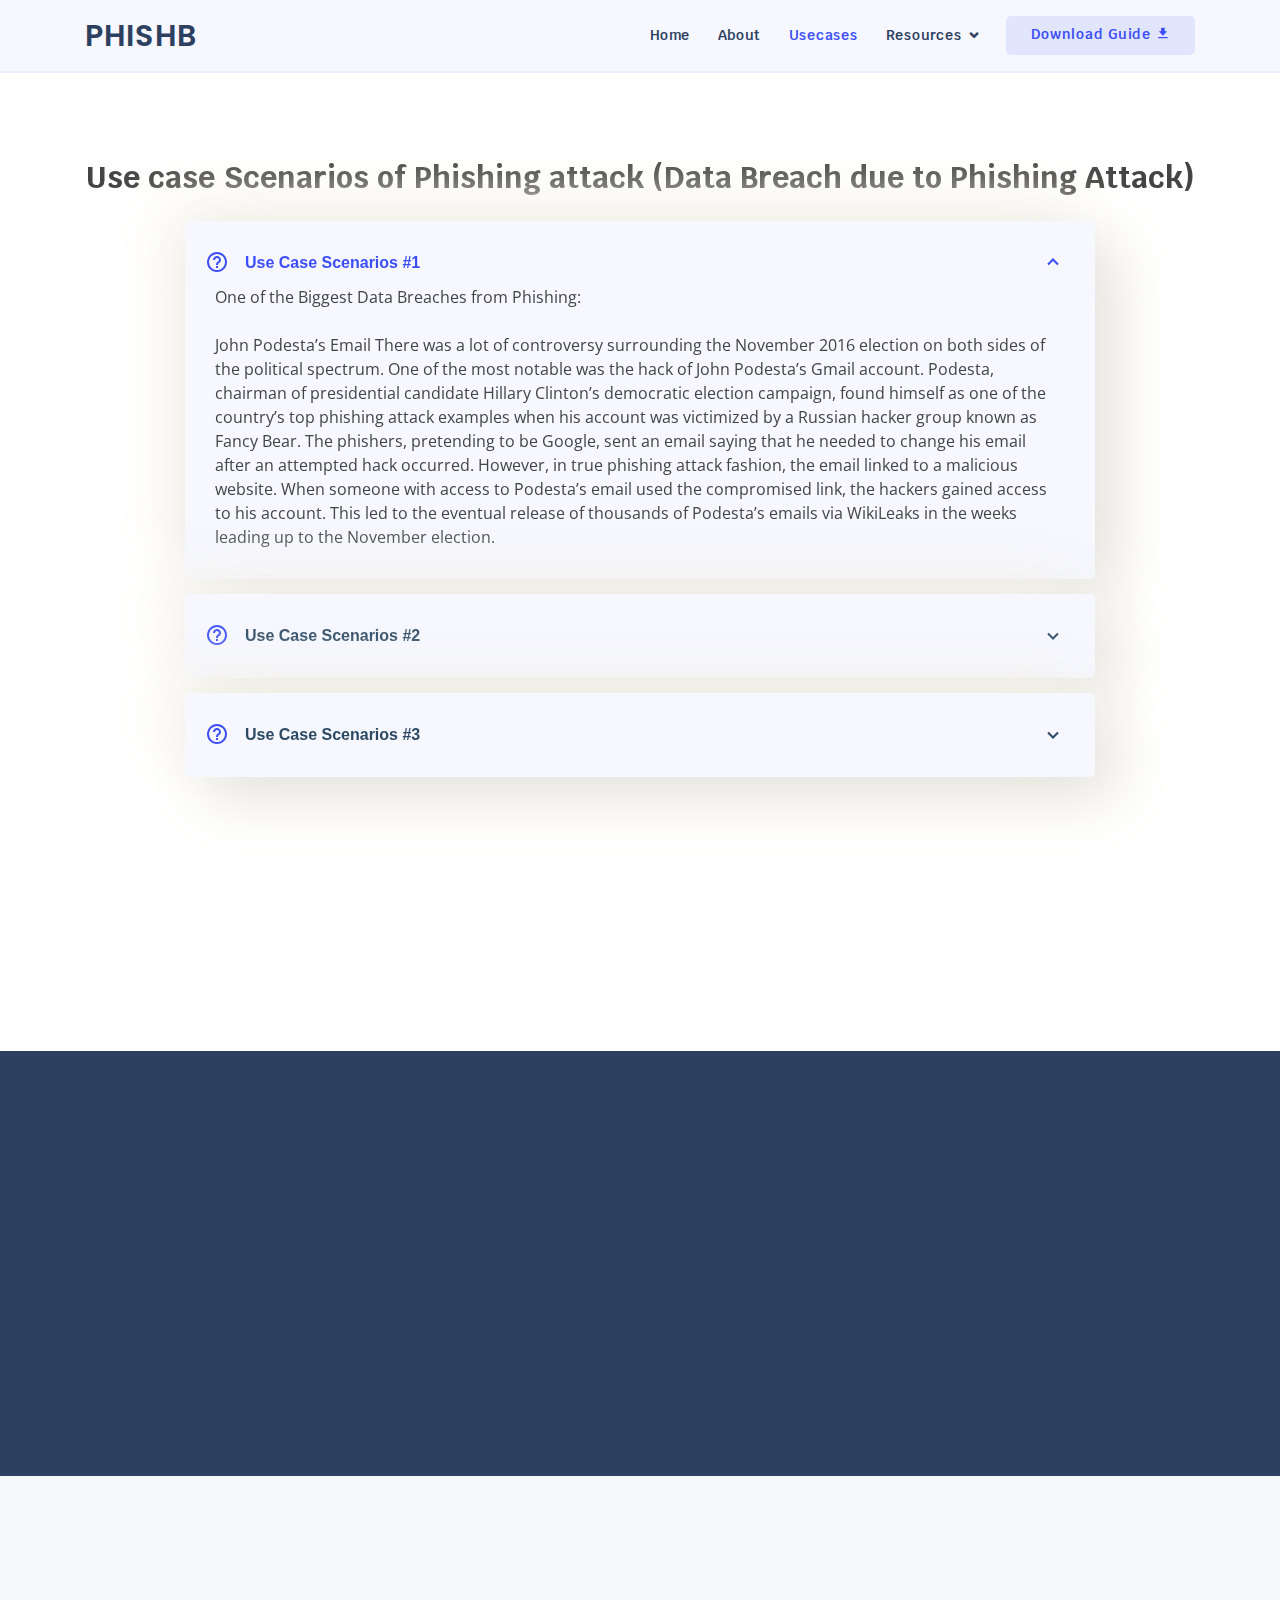
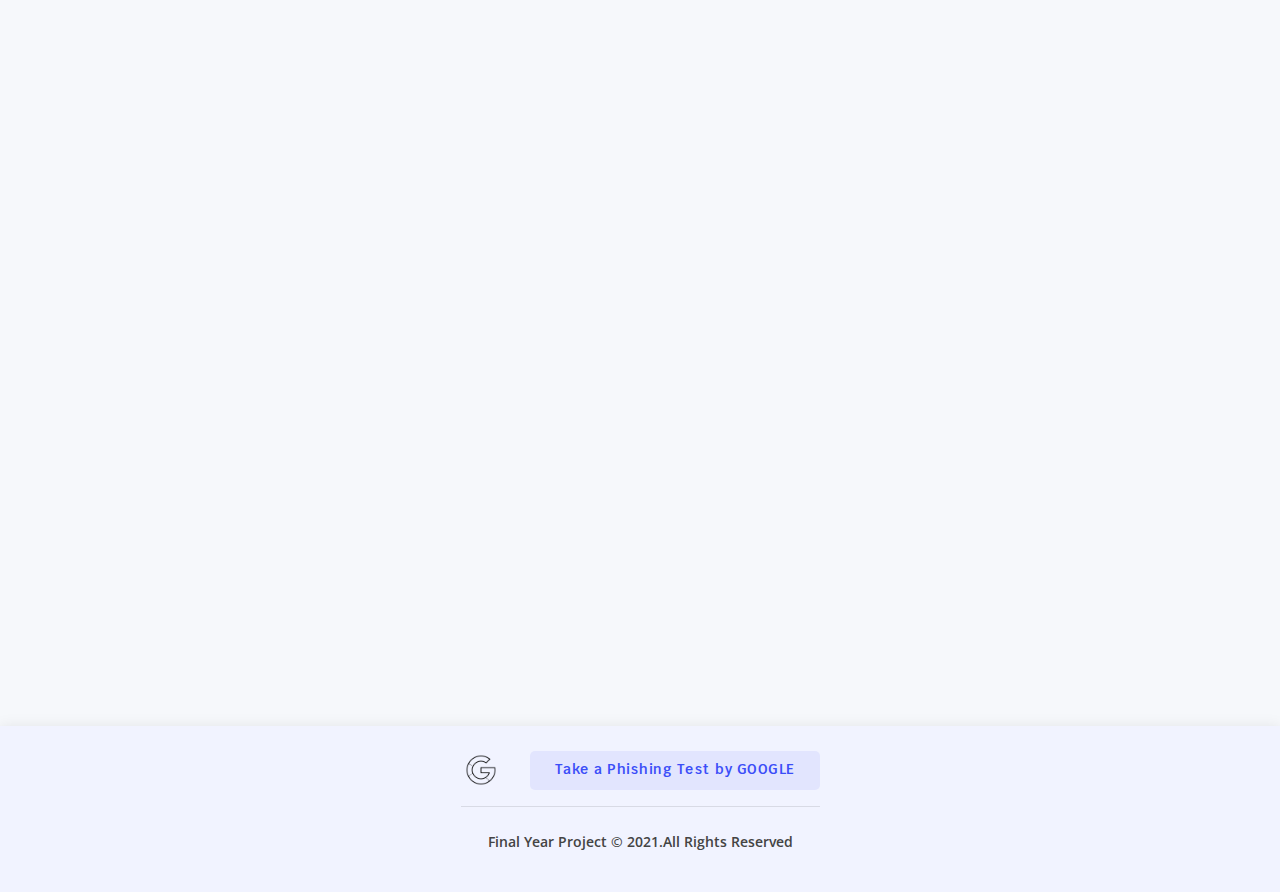
<file: HoaxHunter/usecases.html>
<!DOCTYPE html>
<html lang="en">

<head>
  <meta charset="utf-8">
  <meta content="width=device-width, initial-scale=1.0" name="viewport">

  <title>Phishbuster | Usecases</title>
  <meta content="" name="description">
  <meta content="" name="keywords">

  <!-- Favicons -->
  <link href="assets/img/mainlogo.jpeg" rel="icon">
  <link href="assets/img/mainlogo.jpeg" rel="apple-touch-icon">

  <!-- Google Fonts -->
  <link href="https://fonts.googleapis.com/css?family=Open+Sans:300,300i,400,400i,600,600i,700,700i|Krub:300,300i,400,400i,500,500i,600,600i,700,700i|Poppins:300,300i,400,400i,500,500i,600,600i,700,700i" rel="stylesheet">

  <!-- Vendor CSS Files -->
  <link href="assets/vendor/bootstrap/css/bootstrap.min.css" rel="stylesheet">
  <link href="assets/vendor/icofont/icofont.min.css" rel="stylesheet">
  <link href="assets/vendor/boxicons/css/boxicons.min.css" rel="stylesheet">
  <link href="assets/vendor/owl.carousel/assets/owl.carousel.min.css" rel="stylesheet">
  <link href="assets/vendor/venobox/venobox.css" rel="stylesheet">
  <link href="assets/vendor/aos/aos.css" rel="stylesheet">

  <!-- Template Main CSS File -->
  <link href="assets/css/style.css" rel="stylesheet">
</head>

<body>

  <!-- ======= Header ======= -->
  <header id="header" class="fixed-top">
    <div class="container d-flex align-items-center">

      <h1 class="logo mr-auto"><a href="index.html">phishB</a></h1>
      <!-- Uncomment below if you prefer to use an image logo -->
      <!-- <a href="index.html" class="logo mr-auto"><img src="assets/img/mainlogo.jpeg" alt="" class="img-fluid"></a>-->

      <nav class="nav-menu d-none d-lg-block">
        <ul>
          <li><a href="index.html">Home</a></li>
          <li><a href="#about">About</a></li>
          <li class="active"><a href="usecases.html">Usecases</a></li>
          <li class="drop-down"><a href="">Resources</a>
            <ul>
              <li class="drop-down"><a href="#">Report Phishing Cases</a>
                <ul>
                  <li><a href="https://safebrowsing.google.com/safebrowsing/report_phish/?hl=en">Google Safe Browsing</a></li>
                  <li><a href="https://support.google.com/websearch/answer/106318">Google Support</a></li>
                </ul>
              </li>              
              <li class="drop-down"><a href="#">Other Phishing Websites</a>
                <ul>
                  <li><a href="https://www.phishingbox.com/phishing-iq-test">Phishingbox</a></li>
                  <li><a href="https://www.intradyn.com/phishing-quiz/">Intradyn</a></li>
                </ul>
              </li>
              <!-- <li><a href="#">For Future Reference</a></li> -->
            </ul>
          </li>
          <!-- <li><a href="#">Future Reference</a></li> -->

        </ul>
      </nav><!-- .nav-menu -->

      <a href="assets/resources/no fall maga cyber security eBook.pdf" class="get-started-btn scrollto" download="nofallmagaguide">Download Guide <i class='bx bxs-download'></i></a>

    </div>
  </header><!-- End Header -->

     <!-- ======= Frequently Asked Questions Section ======= -->
     <section id="faq" class="faq">
        <div class="container" data-aos="fade-up">
            <h2 style="text-align: center; margin-top: 100px; font-size: 30px; font-weight: 700;">Use case Scenarios of Phishing attack (Data Breach due to Phishing Attack)</h2>
  
          <div class="faq-list" style="margin-top: 25px;">
            <ul>
              <li data-aos="fade-up" data-aos="fade-up" data-aos-delay="100">
                <i class="bx bx-help-circle icon-help"></i> <a data-toggle="collapse" class="collapse" href="#faq-list-1">Use Case Scenarios #1 <i class="bx bx-chevron-down icon-show"></i><i class="bx bx-chevron-up icon-close"></i></a>
                <div id="faq-list-1" class="collapse show" data-parent=".faq-list">
                  <p>
                      One of the Biggest Data Breaches from Phishing: <br><br> John Podesta’s Email
                      There was a lot of controversy surrounding the November 2016 election on both sides of the political spectrum. One of the most notable was the hack of John Podesta’s Gmail account. Podesta, chairman of presidential candidate Hillary Clinton’s democratic election campaign, found himself as one of the country’s top phishing attack examples when his account was victimized by a Russian hacker group known as Fancy Bear. The phishers, pretending to be Google, sent an email saying that he needed to change his email after an attempted hack occurred. However, in true phishing attack fashion, the email linked to a malicious website. When someone with access to Podesta’s email used the compromised link, the hackers gained access to his account. This led to the eventual release of thousands of Podesta’s emails via WikiLeaks in the weeks leading up to the November election.
                      
                    </p>
                </div>
              </li>
  
              <li data-aos="fade-up" data-aos-delay="200">
                <i class="bx bx-help-circle icon-help"></i> <a data-toggle="collapse" href="#faq-list-2" class="collapsed">Use Case Scenarios #2 <i class="bx bx-chevron-down icon-show"></i><i class="bx bx-chevron-up icon-close"></i></a>
                <div id="faq-list-2" class="collapse" data-parent=".faq-list">
                  <p>
                        One of the Biggest Data Breaches from Phishing: <br><br> BenefitMall
                        Among the most recent phishing attacks reported by the media is one that affected BenefitMall, a human resource, employee benefits, and payroll administration solutions company. Between June 2018 and October 2018, the company’s website was accessed via employee email login credentials that were exposed during an email phishing attack, according to a press release. The types of consumer information left exposed in the affected mailboxes are thought to include:
                       <br> <i class='bx bxs-chevron-right-circle icon-circle'></i> Names <br><br>
                        <i class='bx bxs-chevron-right-circle icon-circle'></i> Email addresses <br><br>
                        <i class='bx bxs-chevron-right-circle icon-circle'></i> Birth dates <br><br>
                        <i class='bx bxs-chevron-right-circle icon-circle'></i> Bank account information <br><br>
                        <i class='bx bxs-chevron-right-circle icon-circle'></i> Insurance premium payment information <br><br>
                        Although the full extent of the attack is not yet known, BenefitMall works with “a network of more than 20,000 Trusted Advisors” to serve more than “200,000 small and medium-sized businesses.” This leaves a potentially enormous group of employees and businesses at risk.
                    
                  </p>
                </div>
              </li>    

              <li data-aos="fade-up" data-aos-delay="200">
                <i class="bx bx-help-circle icon-help"></i> <a data-toggle="collapse" href="#faq-list-3" class="collapsed">Use Case Scenarios #3<i class="bx bx-chevron-down icon-show"></i><i class="bx bx-chevron-up icon-close"></i></a>
                <div id="faq-list-3" class="collapse" data-parent=".faq-list">
                  <p>
                        One of the Biggest Data Breaches from Phishing: <br><br> Sony Pictures
                        In retaliation for the creation of the movie “The Interview,” a film about the plot to kill North Korea’s head of state, a North Korean government-backed hacker group launched a devastating attack on the entertainment giant in November 2014. Using phishing and spear-phishing emails, which contained malware, the attackers gained access to Sony’s network and performed months of covert reconnaissance.
                        
                        Once inside, they also threatened company employees and executives, stole confidential data, and disabled thousands of the company’s computers. The attack is thought to have cost the company upwards of $100 million.
                        
                  </p>
                </div>
              </li>              
              
              <li data-aos="fade-up" data-aos-delay="200">
                <i class="bx bx-help-circle icon-help"></i> <a data-toggle="collapse" href="#faq-list-4" class="collapsed">Use Case Scenarios #4<i class="bx bx-chevron-down icon-show"></i><i class="bx bx-chevron-up icon-close"></i></a>
                <div id="faq-list-4" class="collapse" data-parent=".faq-list">
                  <p>
                        Methodist Hospitals – Gary, Indiana
                        In August of 2019, investigators confirmed Methodist Hospitals’ worst fear. A phishing attack compromised more than 68,000 patients’ information. The hospital did not discover the breach until June when an employee reported suspicious activity in their email account. The investigation revealed that at least two email accounts had been compromised.
                        
                        The data obtained from each affected patient varied but included the following: names, addresses, health insurance information, Social Security numbers, passport numbers, bank account numbers, electronic signatures, login credentials, dates of birth, treatment information, and insurance information.                        
                  </p>
                </div>
              </li>              
              
              <li data-aos="fade-up" data-aos-delay="200">
                <i class="bx bx-help-circle icon-help"></i> <a data-toggle="collapse" href="#faq-list-5" class="collapsed">Use Case Scenarios #5<i class="bx bx-chevron-down icon-show"></i><i class="bx bx-chevron-up icon-close"></i></a>
                <div id="faq-list-5" class="collapse" data-parent=".faq-list">
                  <p>
                        The University of Wisconsin-Parkside – Kenosha, Wisconsin
                        In June of 2019, the University of Wisconsin-Parkside was notified of a new bank account. This new account was a result of a phishing attack where an employee was prompted to change the routing numbers of two UW system vendors. Before discovering the issues, the university lost $315,000 in fraudulent bank transfers.                        
                  </p>
                </div>
              </li>

            </ul>
          </div>
  
        </div>
      </section><!-- End Frequently Asked Questions Section -->

  <main id="main">    
          
          <!-- ======= about Section ======= -->
        <section id="about" class="about">
            <div class="container" data-aos="fade-up">
      
              <div class="section-title">
                <h2>About Phishbuster</h2>
                <p>Phishbuster is a project that came into existence from a final year project “Detection of Phishing Website Using Machine Learning” carried out at Bowen University.
                    It aims to help reduce phishing attack by helping internet users authenticate URL link by testing if it is phishing or legitimate. The progress of validating a Website URL for phishing or legitimate has gone through several Machine learning models. 
                    </p>                
                    
                    <h3>About the Author</h3>
                    <p>The Author of this Research is Adediran Goodness who is a Final Year Student of Computer Science and Information Technology at Bowen University who aspire to further is Career into Cyber Security. </p>
              </div>
      
            </div>
          </section><!-- End about Section -->


 <!-- ======= Testimonials Section ======= -->
 <section id="testimonials" class="testimonials section-bg">
  <div class="container" data-aos="fade-up">

    <div class="owl-carousel testimonials-carousel">
      <div class="testimonial-item">
        <p>
            <iframe width="600" height="500" src="assets/img/pic1.png" title="YouTube video player" frameborder="0" allow="accelerometer; autoplay; clipboard-write; encrypted-media; gyroscope; picture-in-picture" allowfullscreen></iframe>
              <p style="font-size: 12px;"> <b>Description:</b> Consider this fake Paypal security notice <br> warning potential marks of "unusual log in activity" on their <br> accounts. Image Source:(KnowBe4, 2021).</p>
          </p>
      </div> 

      <div class="testimonial-item">
        <p>
            <iframe width="600" height="500" src="assets/img/pic2.png" title="YouTube video player" frameborder="0" allow="accelerometer; autoplay; clipboard-write; encrypted-media; gyroscope; picture-in-picture" allowfullscreen></iframe>
            <p style="font-size: 12px;"><b>Description:</b>Fake Gmail login Page (it might look exactly <br> like google original Gmail login, but the URL is Different which <br> make is Phishing). Image Source:(KnowBe4, 2021).</p>
          </p>
      </div>        
      
      
      <div class="testimonial-item">
        <p>
            <iframe width="600" height="500" src="assets/img/pic3.png" title="YouTube video player" frameborder="0" allow="accelerometer; autoplay; clipboard-write; encrypted-media; gyroscope; picture-in-picture" allowfullscreen></iframe>
            <p style="font-size: 12px;"><b>Description:</b>This is a LinkedIn Phishing Attack which InMail <br> appears to have originated from a fake Wells Fargo account. <br> The supplied link leads to a typical credentials phish (hosted on a <br> malicious domain since taken down). Image Source:(KnowBe4, 2021).</p>
          </p>
      </div> 
      
      <div class="testimonial-item">
        <p>
            <iframe width="600" height="500" src="assets/img/pic4.png" title="YouTube video player" frameborder="0" allow="accelerometer; autoplay; clipboard-write; encrypted-media; gyroscope; picture-in-picture" allowfullscreen></iframe>
          <p style="font-size: 12px;"><b>Description:</b>The document above contain <b>Macros <br> Payloads</b> which can also involves files such as doc, pdf, ppt, <br> and pictures in png, jpg which are attached with malicious <br> payloads such that when clicked a malware is been activated. <br>Image Source:(KnowBe4, 2021).</p>
          </p>
      </div> 

    </div>

  </div>
</section><!-- End Testimonials Section -->



  </main><!-- End #main -->

  <!-- ======= Footer ======= -->
  <footer id="footer">
    <div class="container d-md-flex py-4">

      <div class="text-center text-md-center">
        <div class="copyright">
          <img src="assets/img/google.png" alt="">
          <a href="https://phishingquiz.withgoogle.com/" class="get-started-btn scrollto">Take a Phishing Test by GOOGLE</a>
          <hr/> 
          <p style="padding-top: 8px; font-weight: 600;">Final Year Project &copy; 2021.All Rights Reserved</p>
        </div>
      </div>
    </div>
  </footer><!-- End Footer -->

  <a href="#" class="back-to-top"><i class="icofont-simple-up"></i></a>
  <!-- <div id="preloader"></div> -->

  <!-- Vendor JS Files -->
  <script src="assets/vendor/jquery/jquery.min.js"></script>
  <script src="assets/vendor/bootstrap/js/bootstrap.bundle.min.js"></script>
  <script src="assets/vendor/jquery.easing/jquery.easing.min.js"></script>
  <script src="assets/vendor/php-email-form/validate.js"></script>
  <script src="assets/vendor/owl.carousel/owl.carousel.min.js"></script>
  <script src="assets/vendor/isotope-layout/isotope.pkgd.min.js"></script>
  <script src="assets/vendor/venobox/venobox.min.js"></script>
  <script src="assets/vendor/aos/aos.js"></script>

  <!-- Template Main JS File -->
  <script src="assets/js/main.js"></script>
 

</body>

</html>
</file>
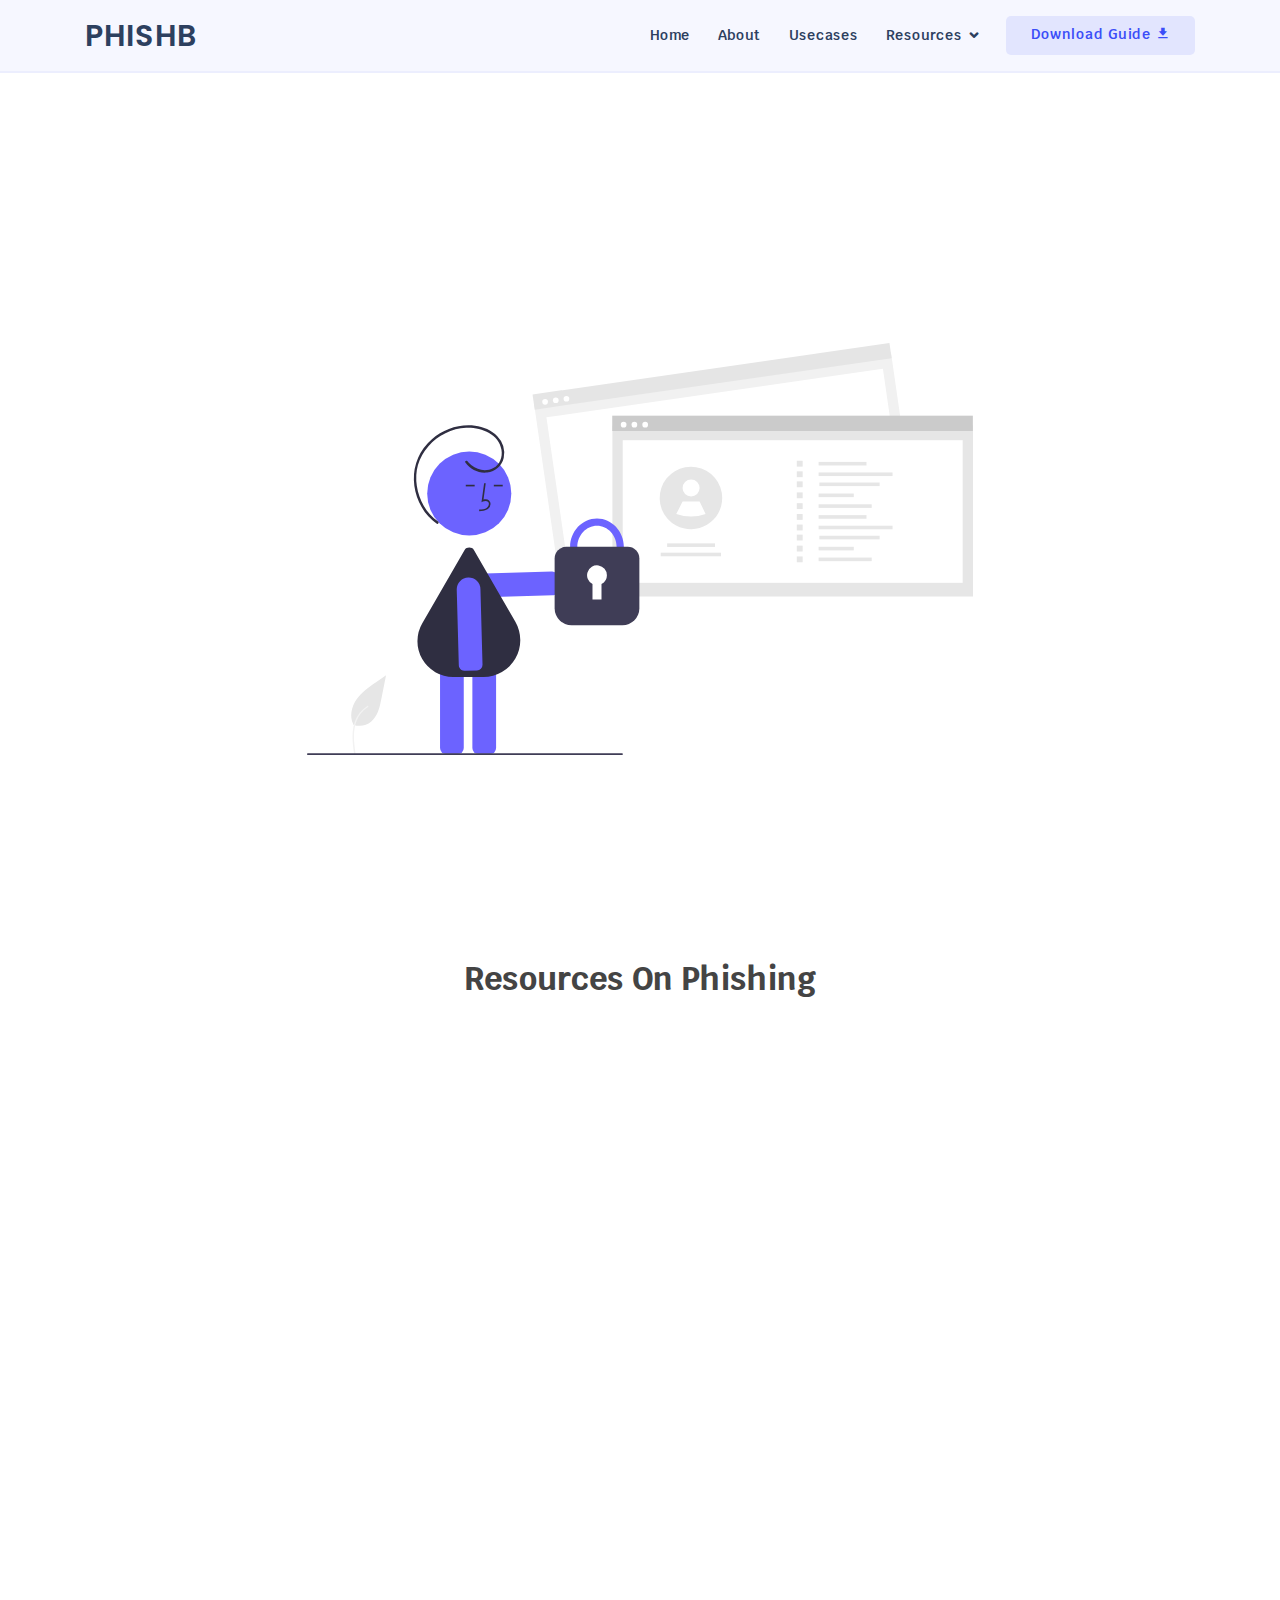
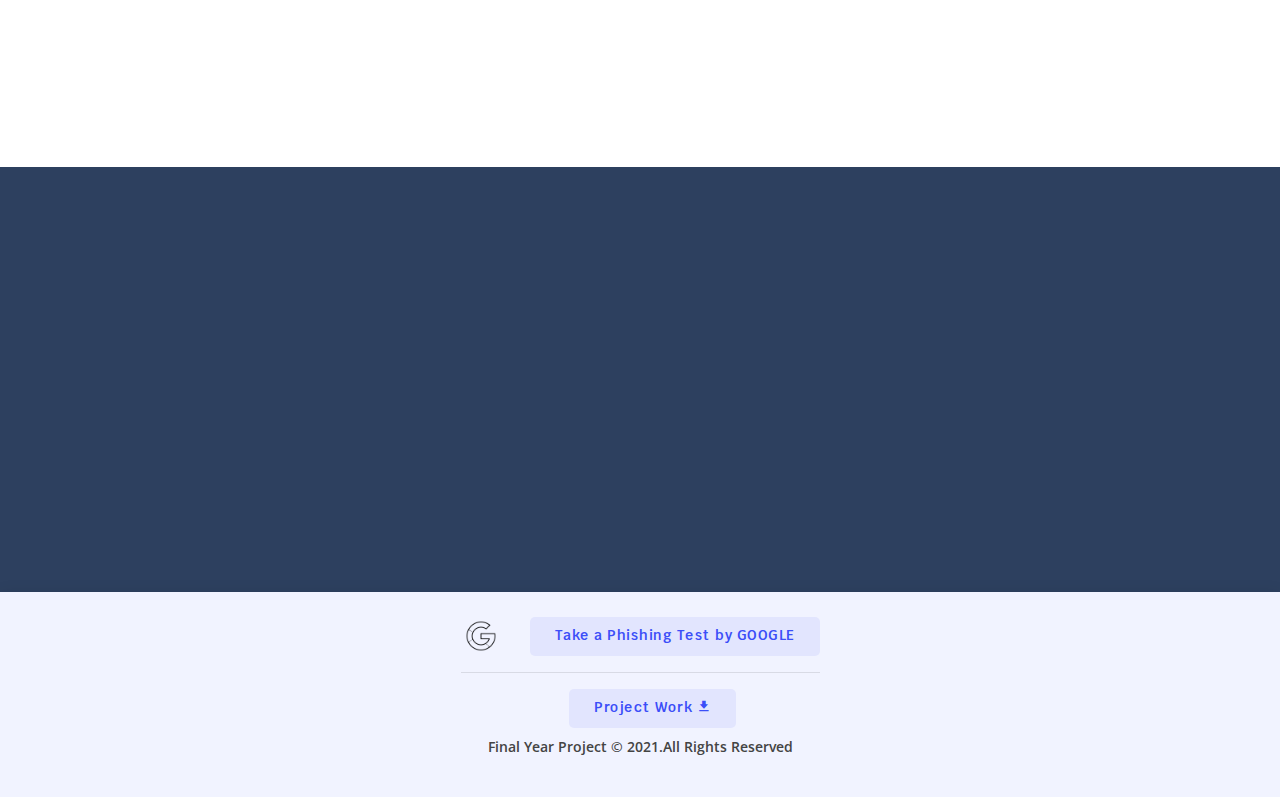
<file: Detection-of-Phishing-Website-Using-Machine-Learning-master/Project_Webapp/HoaxHunterv2/info.html>
<!DOCTYPE html>
<html lang="en">

  <head>
    <meta charset="utf-8">
    <meta content="width=device-width, initial-scale=1.0" name="viewport">
  
    <title>Phishbuster | Info </title>
    <meta content="" name="description">
    <meta content="" name="keywords">
  
    <!-- Favicons -->
    <link href="assets/img/mainlogo.jpeg" rel="icon">
    <link href="assets/img/mainlogo.jpeg" rel="apple-touch-icon">
  
    <!-- Google Fonts -->
    <link href="https://fonts.googleapis.com/css?family=Open+Sans:300,300i,400,400i,600,600i,700,700i|Krub:300,300i,400,400i,500,500i,600,600i,700,700i|Poppins:300,300i,400,400i,500,500i,600,600i,700,700i" rel="stylesheet">
  
    <!-- Vendor CSS Files -->
    <link href="assets/vendor/bootstrap/css/bootstrap.min.css" rel="stylesheet">
    <link href="assets/vendor/icofont/icofont.min.css" rel="stylesheet">
    <link href="assets/vendor/boxicons/css/boxicons.min.css" rel="stylesheet">
    <link href="assets/vendor/owl.carousel/assets/owl.carousel.min.css" rel="stylesheet">
    <link href="assets/vendor/venobox/venobox.css" rel="stylesheet">
    <link href="assets/vendor/aos/aos.css" rel="stylesheet">
  
    <!-- Template Main CSS File -->
    <link href="assets/css/style.css" rel="stylesheet">
  </head>


<body>

<!-- ======= Header ======= -->
<header id="header" class="fixed-top">
  <div class="container d-flex align-items-center">

    <h1 class="logo mr-auto"><a href="index.html">phishB</a></h1>
    <!-- Uncomment below if you prefer to use an image logo -->
    <!-- <a href="index.html" class="logo mr-auto"><img src="assets/img/mainlogo.jpeg" alt="" class="img-fluid"></a>-->

    <nav class="nav-menu d-none d-lg-block">
      <ul>
        <li><a href="index.html">Home</a></li>
        <li><a href="#about">About</a></li>
        <li ><a href="usecases.html">Usecases</a></li>
        <li  class="drop-down", class="active"><a href="info.html">Resources</a>
          <ul>
            <li class="drop-down"><a href="#">Report Phishing Cases</a>
              <ul>
                <li><a href="https://safebrowsing.google.com/safebrowsing/report_phish/?hl=en">Google Safe Browsing</a></li>
                <li><a href="https://support.google.com/websearch/answer/106318">Google Support</a></li>
              </ul>
            </li>              
            <li class="drop-down"><a href="#">Other Phishing Websites</a>
              <ul>
                <li><a href="https://www.phishingbox.com/phishing-iq-test">Phishingbox</a></li>
                <li><a href="https://www.intradyn.com/phishing-quiz/">Intradyn</a></li>
              </ul>
            </li>
            <!-- <li><a href="#">For Future Reference</a></li> -->
          </ul>
        </li>
        <!-- <li><a href="#">Future Reference</a></li> -->

      </ul>
    </nav><!-- .nav-menu -->

    <a href="assets/resources/no fall maga cyber security eBook.pdf" class="get-started-btn scrollto" download="nofallmagaguide">Download Guide <i class='bx bxs-download'></i></a>

  </div>
</header><!-- End Header -->

  <!-- ======= Hero Section ======= -->
  <section id="hero" class="d-flex align-items-center">

    <div class="container d-flex flex-column align-items-center justify-content-center" data-aos="fade-up">
      <!-- <h1>.Phishbuster</h1> -->
            <!-- <form action="" method="post" role="form" class="form"> -->
        <!-- <div class="row no-gutters">
          <div class="col-md-6 form-group pr-md-1">
              <input type="text" name="name" class="form-control" id="name" placeholder="Enter a URL link in format http or https" required>
          </div> -->
        <!-- </div> 
        <div class="text-center"><button type="submit">Predict</button></div>
      </form> -->
      <img src="assets/img/safe.svg" class="img-fluid hero-img" alt="" data-aos="zoom-in" data-aos-delay="150">
    </div>

 </section>  <!--End Hero --> 

     <!-- ======= Frequently Asked Questions Section ======= -->
     <section id="faq" class="faq">
      <h2 class="text-center"><b>Resources On Phishing</b></h2>
        <div class="container" data-aos="fade-up">
  
          <div class="faq-list">
            <ul>
              <li data-aos="fade-up" data-aos="fade-up" data-aos-delay="100">
                <i class="bx bx-help-circle icon-help"></i> <a data-toggle="collapse" class="collapse" href="#faq-list-1">What is phishing <i class="bx bx-chevron-down icon-show"></i><i class="bx bx-chevron-up icon-close"></i></a>
                <div id="faq-list-1" class="collapse show" data-parent=".faq-list">
                  <p>
                    Phishing is a cybercrime in which a target or targets are contacted by email, telephone, or text message by someone posing as a legitimate institution to lure individuals into providing sensitive data such as personally identifiable information, banking and credit card details, and passwords.
                    OR 
                    Phishing is a cyber attack where the attacker tricks the target into disclosing personal information, revealing login credentials, or transferring money.
                    </p>
                </div>
              </li>
  
              <li data-aos="fade-up" data-aos-delay="200">
                <i class="bx bx-help-circle icon-help"></i> <a data-toggle="collapse" href="#faq-list-2" class="collapsed">Why should I bother Knowing what Phishing is all about <i class="bx bx-chevron-down icon-show"></i><i class="bx bx-chevron-up icon-close"></i></a>
                <div id="faq-list-2" class="collapse" data-parent=".faq-list">
                  <p>
                      The purpose of phishing is to collect sensitive information with the intention of using that information to gain access to otherwise protected data, networks, etc. A phisher's success is contingent upon establishing trust with its victims. <br><br>
                      Successful Phishing attacks can: <br><br>
                      <i class='bx bxs-chevron-right-circle icon-circle'></i> Cause financial loss for victims <br><br>
                      <i class='bx bxs-chevron-right-circle icon-circle'></i> Put their personal information at risk <br><br>
                      <i class='bx bxs-chevron-right-circle icon-circle'></i> Put data and systems at risk
                  </p>
                </div>
              </li>    

              <li data-aos="fade-up" data-aos-delay="200">
                <i class="bx bx-help-circle icon-help"></i> <a data-toggle="collapse" href="#faq-list-3" class="collapsed">Two Major Types of Phishing Attack<i class="bx bx-chevron-down icon-show"></i><i class="bx bx-chevron-up icon-close"></i></a>
                <div id="faq-list-3" class="collapse" data-parent=".faq-list">
                  <p>
                      <i class='bx bxs-chevron-right-circle icon-circle'></i> <b> Deceptive Phishing:</b> Deceptive phishing is by far the most common type of phishing scam. In this ploy, fraudsters impersonate a legitimate company to steal people’s personal data or login credentials. Those emails frequently use threats and a sense of urgency to scare users into doing what the attackers want. <br><br>
                      <i class='bx bxs-chevron-right-circle icon-circle'></i> <b>Spear Phishing:</b> Spear Phishing targets specific individuals instead of a wide group of people. Attackers often research their victims on social media and other sites. That way, they can customize their communications and appear more authentic. <br><br>
                      <i class='bx bxs-chevron-right-circle icon-circle'></i> <b>Other phishing Technique</b> <i class='bx bxs-hand-down'></i><br><br>
                      <i class='bx bx-right-arrow-alt icon-arrrow'></i> <b>Angler Phishing:</b> This cyberattack comes by way of social media. It may involve fake URLs, instant messages or profiles used to obtain sensitive data. Attackers also peruse social profiles to glean any personal information they can use for social engineering. <br><br>
                      <i class='bx bx-right-arrow-alt icon-arrrow'></i> <b>Clone Phishing:</b> Clone phishing involves exact duplication of an email to make it appear as legitimate as possible.<br><br>
                      <i class='bx bx-right-arrow-alt icon-arrrow'></i> <b>Domain Spoofing:</b> In this category of phishing, the attacker forges a company domain, which makes the email appear to be from that company.<br><br>
                      <i class='bx bx-right-arrow-alt icon-arrrow'></i> <b>Email Phishing:</b> Phishing emails are often the first to come to mind when people hear the term phishing. Attackers send an illegitimate email asking for personal information or login credentials.<br><br>
                      <i class='bx bx-right-arrow-alt icon-arrrow'></i> <b>Search Engine Phishing:</b> Rather than sending correspondence to you to gain information, search engine fishing involves creating a website that mimics a legitimate site. Site visitors are asked to download products that are infected with malware or provide personal information in forms that go to the attacker.<br><br>
                      <i class='bx bx-right-arrow-alt icon-arrrow'></i> <b>Smishing:</b> Combine SMS with phishing and you have the technique called smishing. With smishing, attackers send fraudulent text messages in an attempt to gather information like credit card numbers or passwords.<br><br>
                      <i class='bx bx-right-arrow-alt icon-arrrow'></i> <b>Whaling:</b> A whaling attack targets the big fish, or executive-level employees. An attack of this sort often involves more sophisticated social engineering tactics and intelligence gathering to better sell the fake.<br><br>
                      <i class='bx bx-right-arrow-alt icon-arrrow'></i> <b>Vishing:</b> Combine VoIP with phishing and you get vishing. This type of phishing involves calls from a fraudulent person attempting to obtain sensitive information.<br><br>
                      <i class='bx bx-right-arrow-alt icon-arrrow'></i>  <b>Malvertising:</b> Malvertising is malicious advertising that contains active scripts designed to download malware or force unwanted content onto your computer. Exploits in Adobe PDF and Flash are the most common methods used in malvertisements<br><br>
                  </p>
                </div>
              </li>              
              
              <li data-aos="fade-up" data-aos-delay="200">
                <i class="bx bx-help-circle icon-help"></i> <a data-toggle="collapse" href="#faq-list-4" class="collapsed">How to Prevent and Protect Against Phishing As An End-user<i class="bx bx-chevron-down icon-show"></i><i class="bx bx-chevron-up icon-close"></i></a>
                <div id="faq-list-4" class="collapse" data-parent=".faq-list">
                  <p>
                      To help prevent phishing attacks, you should observe general best practices, similar to those you might undertake to avoid viruses and other malware. First, make sure your systems are updated to help protect against known vulnerabilities. Protect devices and systems with reputable security software and firewall protection. You can also add software that watches for PII being sent over email or other insecure methods.Since the weak link in phishing attacks is the end user, you should provide proper end-user security awareness training and educate your team on how to recognize a phishing scam. The key to protecting against phishing lies in the ability to recognize the cyberattack as illegitimate. Following are some key concepts to include in end-user training: <br><br>

                      <i class='bx bxs-chevron-right-circle icon-circle'></i> Users are to choose strong passwords and be wary of posting your personal details on social media. Information like birthdates, addresses and phone numbers are valuable to an attacker. <br><br>
                      <i class='bx bxs-chevron-right-circle icon-circle'></i> If there are any suspicions about an email or social post, contact the IT team to have them examine the situation. <br><br>
                      <i class='bx bxs-chevron-right-circle icon-circle'></i> Only open attachments from a trusted source. When in doubt, check with the alleged sender directly. <br><br>
                      <i class='bx bxs-chevron-right-circle icon-circle'></i> Note any language differences in messaging or emails that vary from legitimate organizational communications. <br><br>
                      <i class='bx bxs-chevron-right-circle icon-circle'></i> Never give away personal information in an email or unsolicited call. For instance, financial institutions will never call and ask for login credentials or account info because they already have it. <br><br>
                      <i class='bx bxs-chevron-right-circle icon-circle'></i> Inspect emails for typos and inaccurate grammar. This is usually a dead giveaway of less-sophisticated phishing scams. <br><br>
                      <i class='bx bxs-chevron-right-circle icon-circle'></i> Don’t supply personal information via email or text. <br><br>
                      <i class='bx bxs-chevron-right-circle icon-circle'></i> Beware of urgent or time-sensitive warnings. Phishing attacks often prompt action by pretending to be urgent. <br><br>
                      <i class='bx bxs-chevron-right-circle icon-circle'></i> Verify emails and other correspondence by contacting the organization directly. If you think something is fishy (okay, bad pun), a phone call can quickly identify a legitimate call from a fake one. <br><br>

                  </p>
                </div>
              </li>              
              
              <li data-aos="fade-up" data-aos-delay="200">
                <i class="bx bx-help-circle icon-help"></i> <a data-toggle="collapse" href="#faq-list-5" class="collapsed">How to Prevent and Protect Against Phishing As A Company<i class="bx bx-chevron-down icon-show"></i><i class="bx bx-chevron-up icon-close"></i></a>
                <div id="faq-list-5" class="collapse" data-parent=".faq-list">
                  <p>
                      Since we can’t control the criminals, let’s take a look at how you can prevent phishing attacks. <br>

                      <i class='bx bxs-chevron-right-circle icon-circle'></i> <b>Train Your Employees</b> - Unsuspecting employees who are not trained to identify phishing emails are easily tricked. If they click on a link, open an attachment, or respond to the email, they could be giving the attacker exactly what they need to break into your system. Training is by far the most crucial action you can take to avoid phishing attacks. By investing in your employees’ security education, you empower them to take ownership of security best practices. With training, your employees can identify a phishing email and report suspicious activity before any information is compromised. <br><br>
                      <i class='bx bxs-chevron-right-circle icon-circle'></i> <b>Update Your Antivirus Software</b>- Keeping your antivirus software updated adds a layer of security. The software will scan files coming into your computer, preventing possible damage. Ensure that your anti-spyware and firewall settings are active.  <br><br>
                      <i class='bx bxs-chevron-right-circle icon-circle'></i> <b>Stay Up-to-Date</b> - By staying in-the-know, you remain vigilant to phishing attempts. Research common phishing scams so that you’re aware of what security professionals see as the main threats. The more aware you are of what’s out there, the more likely you are to identify a possible attack.  <br><br>

                  </p>
                </div>
              </li>              
              
              <li data-aos="fade-up" data-aos-delay="200">
                <i class="bx bx-help-circle icon-help"></i> <a data-toggle="collapse" href="#faq-list-6" class="collapsed">References<i class="bx bx-chevron-down icon-show"></i><i class="bx bx-chevron-up icon-close"></i></a>
                <div id="faq-list-6" class="collapse" data-parent=".faq-list">
                  <p>
                    Its a Good thing to give Credits. We learnt from this Websites, You can check them out <br/> <br/>
                      <i class='bx bxs-chevron-right-circle icon-circle'></i> CompTIA. (n.d.). What Is Phishing? A Brief Guide to Recognizing and Thwarting Phishing Attacks. Retrieved April 6, 2021, from <a href="https://www.comptia.org/content/articles/what-is-phishing/">Click here to Know more</a> <br><br>
                      <i class='bx bxs-chevron-right-circle icon-circle'></i> KnowBe4 (2021). Phishing Techniques. Retrieved from <a href="https://www.phishing.org/phishing-techniques">Click here to know more</a> <br><br>
                      <i class='bx bxs-chevron-right-circle icon-circle'></i> KnowBe4 (2021). Phishing Examples. Retrieved from <a href="https://www.phishing.org/phishing-examples">Click here to know more</a> <br><br>
                      <i class='bx bxs-chevron-right-circle icon-circle'></i> Technologylab. (2021). 5 Security Breaches Caused by Phishing Attacks Retrieved April 6, 2021, from <a href="https://www.technologylab.com/blog/5-security-breaches-caused-by-phishing-attacks/">Click here to know more</a> <br><br>
                      <i class='bx bxs-chevron-right-circle icon-circle'></i> Clearedin. (2021). The Biggest Phishing Attack Examples to Make Headlines. Retrieved April 6, 2021, from <a href="https://www.clearedin.com/blog/phishing-biggest-data-breaches-of-all-time">Clcik here to know more</a> <br><br>
                      <i class='bx bxs-chevron-right-circle icon-circle'></i> No Go Fall Maga. (2021). Africa’s First Storified Cyber Security Awareness Book. Retrieved April 6, 2021, from <a href="https://nogofallmaga.org/book/">Click here to know more</a> <br><br>
                      <i class='bx bxs-chevron-right-circle icon-circle'></i> CNN Business. (2016). Watch this hacker break into a company. Retrieved April 6, 2021, from <a href="https://youtu.be/PWVN3Rq4gzw">Click here to know more</a> <br><br>
                      <i class='bx bxs-chevron-right-circle icon-circle'></i> Garrett Myler. (2018). Social Engineering: Vishing Example. Retrieved April 6, 2021, from <a href="https://youtu.be/xuYoMs6CLEw">Click here to know more</a> <br><br>
                  </p>
                </div>
              </li>

            </ul>
          </div>
  
        </div>
      </section><!-- End Frequently Asked Questions Section -->

  <main id="main">    
          
          <!-- ======= about Section ======= -->
        <section id="about" class="about">
            <div class="container" data-aos="fade-up">
      
              <div class="section-title">
                <h2>About Phishbuster</h2>
                <p>Phishbuster is a project that came into existence from a final year project “Detection of Phishing Website Using Machine Learning” carried out at Bowen University.
                    It aims to help reduce phishing attack by helping internet users authenticate URL link by testing if it is phishing or legitimate. The progress of validating a Website URL for phishing or legitimate has gone through several Machine learning models. 
                    </p>                
                    
                    <h3>About the Author</h3>
                    <p>The Author of this Research is Adediran Goodness who is a Final Year Student of Computer Science and Information Technology at Bowen University who aspire to further his Career into Cyber Security. </p>
              </div>
      
            </div>
          </section><!-- End about Section -->
  
    <!-- ======= Testimonials Section ======= -->
    <!-- <section id="testimonials" class="testimonials section-bg">
      <div class="container" data-aos="fade-up">

        <div class="owl-carousel testimonials-carousel">

          <div class="testimonial-item">
            <p>
                <iframe width="400" height="409" src="https://www.youtube.com/embed/PWVN3Rq4gzw" title="YouTube video player" frameborder="0" allow="accelerometer; autoplay; clipboard-write; encrypted-media; gyroscope; picture-in-picture" allowfullscreen></iframe>
            </p>
          </div>          

          <div class="testimonial-item">
            <p>
                <iframe width="400" height="409" src="https://www.youtube.com/embed//xuYoMs6CLEw" title="YouTube video player" frameborder="0" allow="accelerometer; autoplay; clipboard-write; encrypted-media; gyroscope; picture-in-picture" allowfullscreen></iframe>
            </p>
          </div>          

        </div>

      </div>
    </section>End Testimonials Section -->


  </main><!-- End #main -->

  <!-- ======= Footer ======= -->
  <footer id="footer">
    <div class="container d-md-flex py-4">

      <div class="text-center text-md-center">
        <div class="copyright">
          <img src="assets/img/google.png" alt="">
          <a href="https://phishingquiz.withgoogle.com/" class="get-started-btn scrollto">Take a Phishing Test by GOOGLE</a> <br>
          <hr/> <a href="assets/resources/my_work.7Z" class="get-started-btn scrollto" download="my_work">Project Work <i class='bx bxs-download'></i></a>
          
		  <p style="padding-top: 8px; font-weight: 600;">Final Year Project &copy; 2021.All Rights Reserved</p>
        </div>
      </div>
    </div>
  </footer><!-- End Footer -->

  <a href="#" class="back-to-top"><i class="icofont-simple-up"></i></a>
  <!-- <div id="preloader"></div> -->

  <!-- Vendor JS Files -->
  <script src="assets/vendor/jquery/jquery.min.js"></script>
  <script src="assets/vendor/bootstrap/js/bootstrap.bundle.min.js"></script>
  <script src="assets/vendor/jquery.easing/jquery.easing.min.js"></script>
  <script src="assets/vendor/php-email-form/validate.js"></script>
  <script src="assets/vendor/owl.carousel/owl.carousel.min.js"></script>
  <script src="assets/vendor/isotope-layout/isotope.pkgd.min.js"></script>
  <script src="assets/vendor/venobox/venobox.min.js"></script>
  <script src="assets/vendor/aos/aos.js"></script>

  <!-- Template Main JS File -->
  <script src="assets/js/main.js"></script>

</body>

</html>
</file>
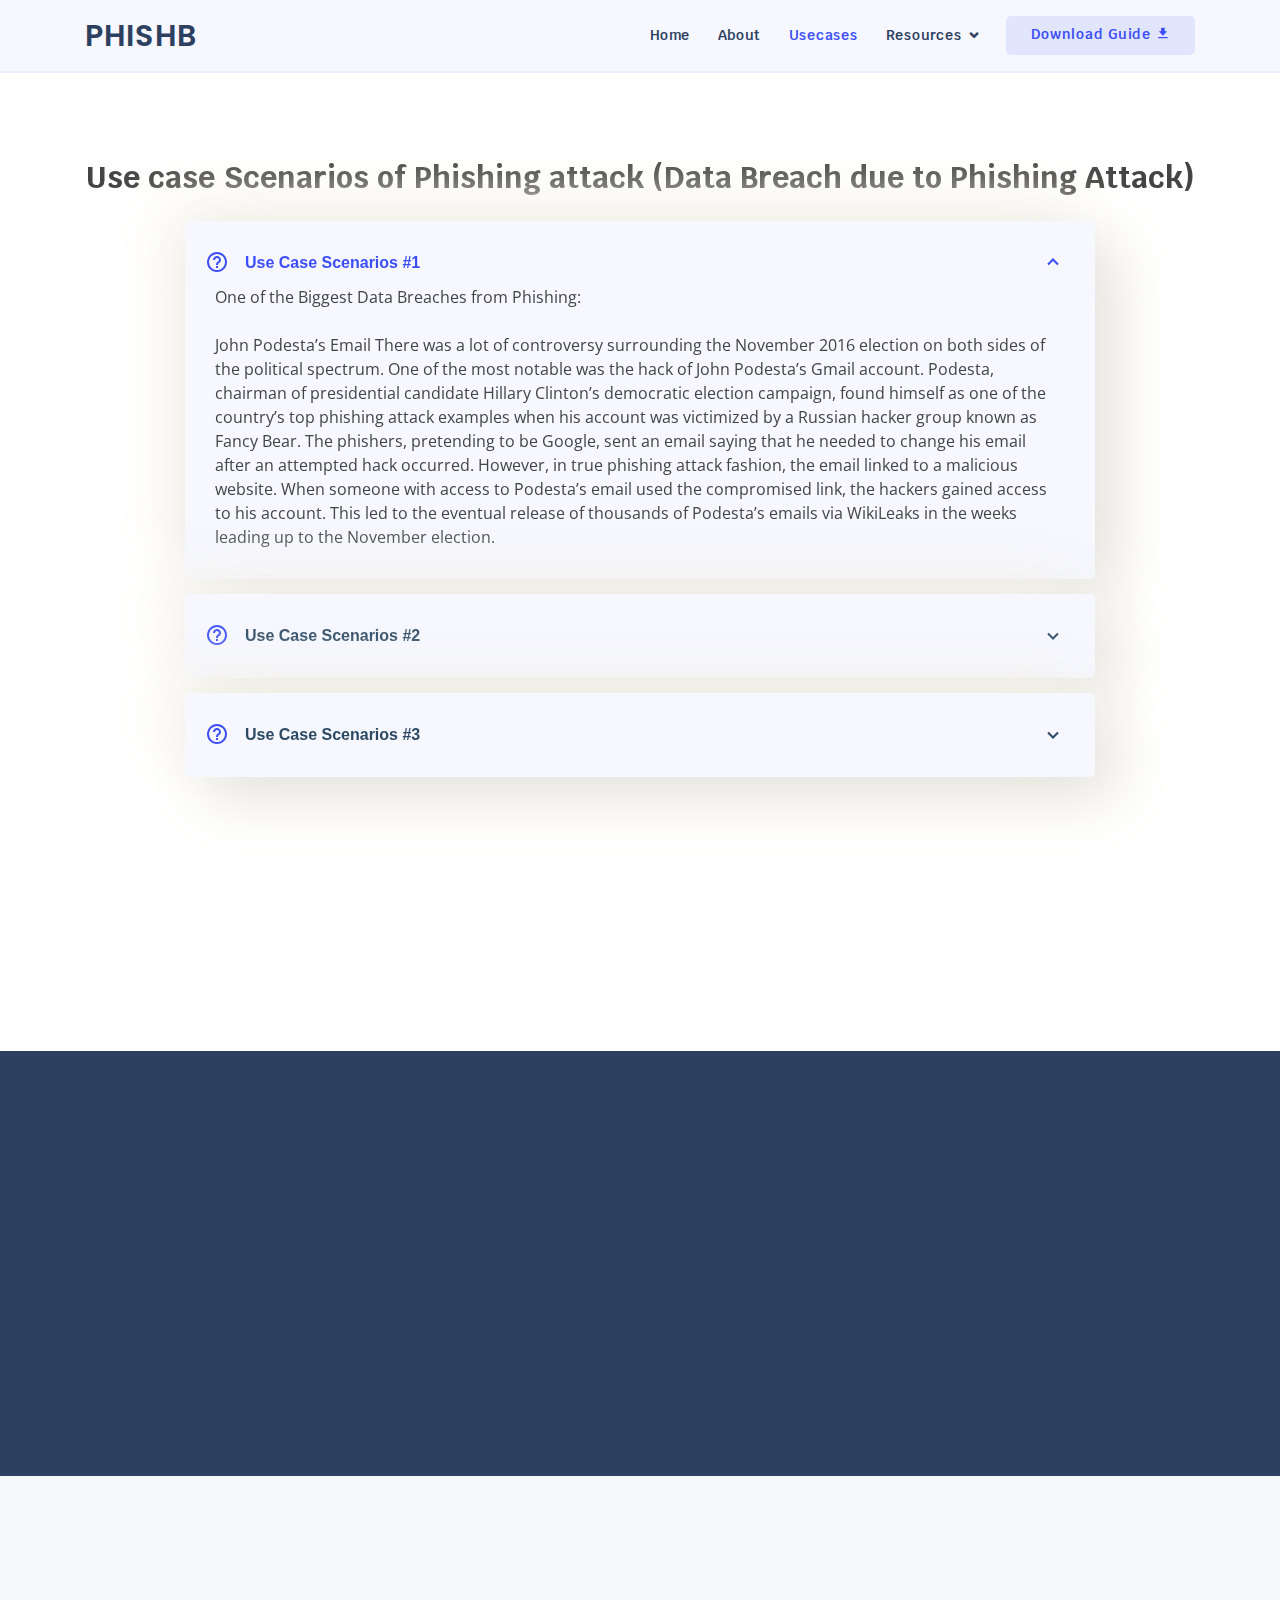
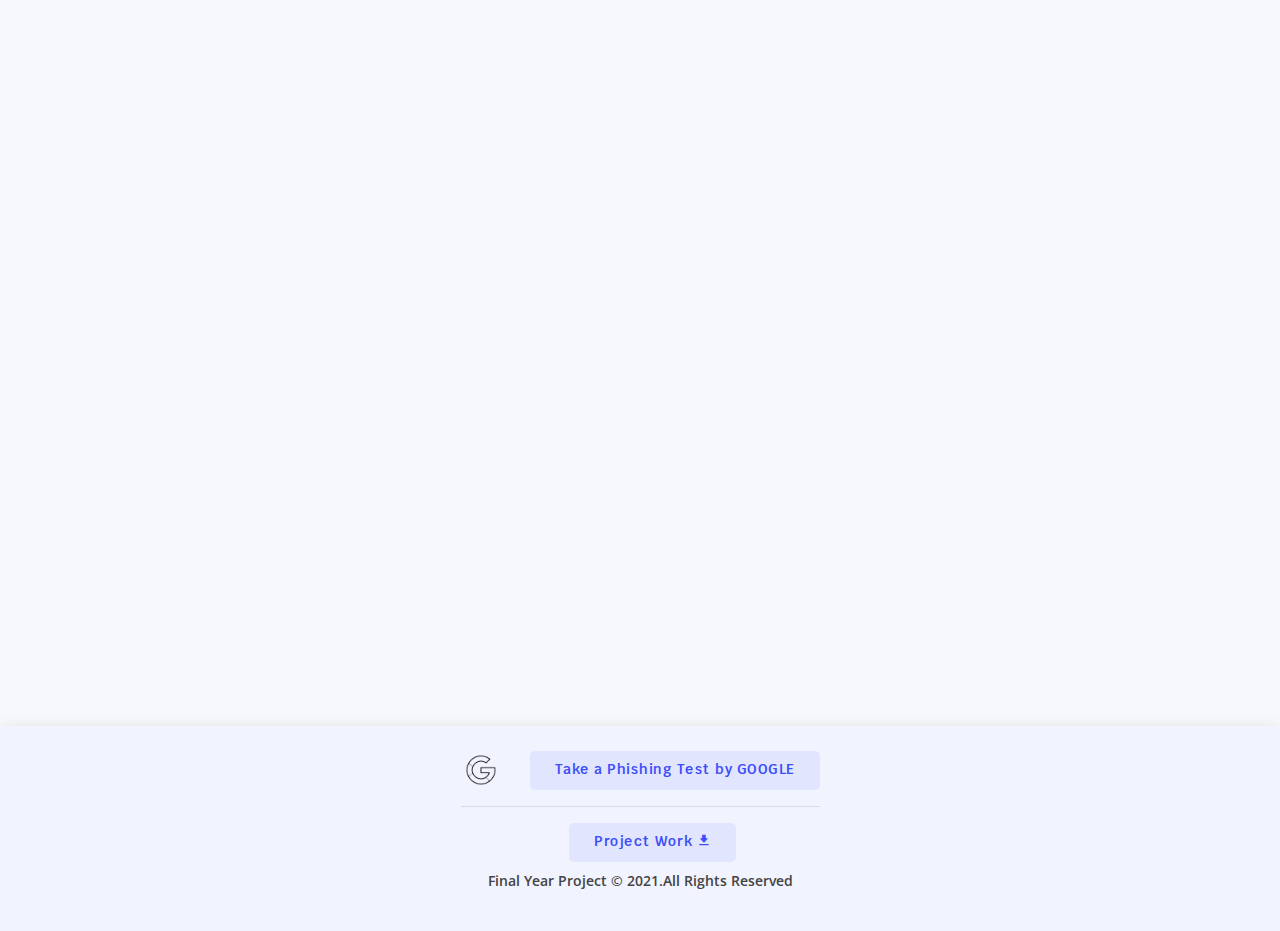
<file: Detection-of-Phishing-Website-Using-Machine-Learning-master/Project_Webapp/HoaxHunterv2/usecases.html>
<!DOCTYPE html>
<html lang="en">

<head>
  <meta charset="utf-8">
  <meta content="width=device-width, initial-scale=1.0" name="viewport">

  <title>Phishbuster | Usecases</title>
  <meta content="" name="description">
  <meta content="" name="keywords">

  <!-- Favicons -->
  <link href="assets/img/mainlogo.jpeg" rel="icon">
  <link href="assets/img/mainlogo.jpeg" rel="apple-touch-icon">

  <!-- Google Fonts -->
  <link href="https://fonts.googleapis.com/css?family=Open+Sans:300,300i,400,400i,600,600i,700,700i|Krub:300,300i,400,400i,500,500i,600,600i,700,700i|Poppins:300,300i,400,400i,500,500i,600,600i,700,700i" rel="stylesheet">

  <!-- Vendor CSS Files -->
  <link href="assets/vendor/bootstrap/css/bootstrap.min.css" rel="stylesheet">
  <link href="assets/vendor/icofont/icofont.min.css" rel="stylesheet">
  <link href="assets/vendor/boxicons/css/boxicons.min.css" rel="stylesheet">
  <link href="assets/vendor/owl.carousel/assets/owl.carousel.min.css" rel="stylesheet">
  <link href="assets/vendor/venobox/venobox.css" rel="stylesheet">
  <link href="assets/vendor/aos/aos.css" rel="stylesheet">

  <!-- Template Main CSS File -->
  <link href="assets/css/style.css" rel="stylesheet">
</head>

<body>

  <!-- ======= Header ======= -->
  <header id="header" class="fixed-top">
    <div class="container d-flex align-items-center">

      <h1 class="logo mr-auto"><a href="index.html">phishB</a></h1>
      <!-- Uncomment below if you prefer to use an image logo -->
      <!-- <a href="index.html" class="logo mr-auto"><img src="assets/img/mainlogo.jpeg" alt="" class="img-fluid"></a>-->

      <nav class="nav-menu d-none d-lg-block">
        <ul>
          <li><a href="index.html">Home</a></li>
          <li><a href="#about">About</a></li>
          <li class="active"><a href="usecases.html">Usecases</a></li>
          <li class="drop-down"><a href="info.html">Resources</a>
            <ul>
              <li class="drop-down"><a href="#">Report Phishing Cases</a>
                <ul>
                  <li><a href="https://safebrowsing.google.com/safebrowsing/report_phish/?hl=en">Google Safe Browsing</a></li>
                  <li><a href="https://support.google.com/websearch/answer/106318">Google Support</a></li>
                </ul>
              </li>              
              <li class="drop-down"><a href="#">Other Phishing Websites</a>
                <ul>
                  <li><a href="https://www.phishingbox.com/phishing-iq-test">Phishingbox</a></li>
                  <li><a href="https://www.intradyn.com/phishing-quiz/">Intradyn</a></li>
                </ul>
              </li>
              <!-- <li><a href="#">For Future Reference</a></li> -->
            </ul>
          </li>
          <!-- <li><a href="#">Future Reference</a></li> -->

        </ul>
      </nav><!-- .nav-menu -->

      <a href="assets/resources/no fall maga cyber security eBook.pdf" class="get-started-btn scrollto" download="nofallmagaguide">Download Guide <i class='bx bxs-download'></i></a>

    </div>
  </header><!-- End Header -->

     <!-- ======= Frequently Asked Questions Section ======= -->
     <section id="faq" class="faq">
        <div class="container" data-aos="fade-up">
            <h2 style="text-align: center; margin-top: 100px; font-size: 30px; font-weight: 700;">Use case Scenarios of Phishing attack (Data Breach due to Phishing Attack)</h2>
  
          <div class="faq-list" style="margin-top: 25px;">
            <ul>
              <li data-aos="fade-up" data-aos="fade-up" data-aos-delay="100">
                <i class="bx bx-help-circle icon-help"></i> <a data-toggle="collapse" class="collapse" href="#faq-list-1">Use Case Scenarios #1 <i class="bx bx-chevron-down icon-show"></i><i class="bx bx-chevron-up icon-close"></i></a>
                <div id="faq-list-1" class="collapse show" data-parent=".faq-list">
                  <p>
                      One of the Biggest Data Breaches from Phishing: <br><br> John Podesta’s Email
                      There was a lot of controversy surrounding the November 2016 election on both sides of the political spectrum. One of the most notable was the hack of John Podesta’s Gmail account. Podesta, chairman of presidential candidate Hillary Clinton’s democratic election campaign, found himself as one of the country’s top phishing attack examples when his account was victimized by a Russian hacker group known as Fancy Bear. The phishers, pretending to be Google, sent an email saying that he needed to change his email after an attempted hack occurred. However, in true phishing attack fashion, the email linked to a malicious website. When someone with access to Podesta’s email used the compromised link, the hackers gained access to his account. This led to the eventual release of thousands of Podesta’s emails via WikiLeaks in the weeks leading up to the November election.
                      
                    </p>
                </div>
              </li>
  
              <li data-aos="fade-up" data-aos-delay="200">
                <i class="bx bx-help-circle icon-help"></i> <a data-toggle="collapse" href="#faq-list-2" class="collapsed">Use Case Scenarios #2 <i class="bx bx-chevron-down icon-show"></i><i class="bx bx-chevron-up icon-close"></i></a>
                <div id="faq-list-2" class="collapse" data-parent=".faq-list">
                  <p>
                        One of the Biggest Data Breaches from Phishing: <br><br> BenefitMall
                        Among the most recent phishing attacks reported by the media is one that affected BenefitMall, a human resource, employee benefits, and payroll administration solutions company. Between June 2018 and October 2018, the company’s website was accessed via employee email login credentials that were exposed during an email phishing attack, according to a press release. The types of consumer information left exposed in the affected mailboxes are thought to include:
                       <br> <i class='bx bxs-chevron-right-circle icon-circle'></i> Names <br><br>
                        <i class='bx bxs-chevron-right-circle icon-circle'></i> Email addresses <br><br>
                        <i class='bx bxs-chevron-right-circle icon-circle'></i> Birth dates <br><br>
                        <i class='bx bxs-chevron-right-circle icon-circle'></i> Bank account information <br><br>
                        <i class='bx bxs-chevron-right-circle icon-circle'></i> Insurance premium payment information <br><br>
                        Although the full extent of the attack is not yet known, BenefitMall works with “a network of more than 20,000 Trusted Advisors” to serve more than “200,000 small and medium-sized businesses.” This leaves a potentially enormous group of employees and businesses at risk.
                    
                  </p>
                </div>
              </li>    

              <li data-aos="fade-up" data-aos-delay="200">
                <i class="bx bx-help-circle icon-help"></i> <a data-toggle="collapse" href="#faq-list-3" class="collapsed">Use Case Scenarios #3<i class="bx bx-chevron-down icon-show"></i><i class="bx bx-chevron-up icon-close"></i></a>
                <div id="faq-list-3" class="collapse" data-parent=".faq-list">
                  <p>
                        One of the Biggest Data Breaches from Phishing: <br><br> Sony Pictures
                        In retaliation for the creation of the movie “The Interview,” a film about the plot to kill North Korea’s head of state, a North Korean government-backed hacker group launched a devastating attack on the entertainment giant in November 2014. Using phishing and spear-phishing emails, which contained malware, the attackers gained access to Sony’s network and performed months of covert reconnaissance.
                        
                        Once inside, they also threatened company employees and executives, stole confidential data, and disabled thousands of the company’s computers. The attack is thought to have cost the company upwards of $100 million.
                        
                  </p>
                </div>
              </li>              
              
              <li data-aos="fade-up" data-aos-delay="200">
                <i class="bx bx-help-circle icon-help"></i> <a data-toggle="collapse" href="#faq-list-4" class="collapsed">Use Case Scenarios #4<i class="bx bx-chevron-down icon-show"></i><i class="bx bx-chevron-up icon-close"></i></a>
                <div id="faq-list-4" class="collapse" data-parent=".faq-list">
                  <p>
                        Methodist Hospitals – Gary, Indiana
                        In August of 2019, investigators confirmed Methodist Hospitals’ worst fear. A phishing attack compromised more than 68,000 patients’ information. The hospital did not discover the breach until June when an employee reported suspicious activity in their email account. The investigation revealed that at least two email accounts had been compromised.
                        
                        The data obtained from each affected patient varied but included the following: names, addresses, health insurance information, Social Security numbers, passport numbers, bank account numbers, electronic signatures, login credentials, dates of birth, treatment information, and insurance information.                        
                  </p>
                </div>
              </li>              
              
              <li data-aos="fade-up" data-aos-delay="200">
                <i class="bx bx-help-circle icon-help"></i> <a data-toggle="collapse" href="#faq-list-5" class="collapsed">Use Case Scenarios #5<i class="bx bx-chevron-down icon-show"></i><i class="bx bx-chevron-up icon-close"></i></a>
                <div id="faq-list-5" class="collapse" data-parent=".faq-list">
                  <p>
                        The University of Wisconsin-Parkside – Kenosha, Wisconsin
                        In June of 2019, the University of Wisconsin-Parkside was notified of a new bank account. This new account was a result of a phishing attack where an employee was prompted to change the routing numbers of two UW system vendors. Before discovering the issues, the university lost $315,000 in fraudulent bank transfers.                        
                  </p>
                </div>
              </li>

            </ul>
          </div>
  
        </div>
      </section><!-- End Frequently Asked Questions Section -->

  <main id="main">    
          
          <!-- ======= about Section ======= -->
        <section id="about" class="about">
            <div class="container" data-aos="fade-up">
      
              <div class="section-title">
                <h2>About Phishbuster</h2>
                <p>Phishbuster is a project that came into existence from a final year project “Detection of Phishing Website Using Machine Learning” carried out at Bowen University.
                    It aims to help reduce phishing attack by helping internet users authenticate URL link by testing if it is phishing or legitimate. The progress of validating a Website URL for phishing or legitimate has gone through several Machine learning models. 
                    </p>                
                    
                    <h3>About the Author</h3>
                    <p>The Author of this Research is Adediran Goodness who is a Final Year Student of Computer Science and Information Technology at Bowen University who aspire to further is Career into Cyber Security. </p>
              </div>
      
            </div>
          </section><!-- End about Section -->


 <!-- ======= Testimonials Section ======= -->
 <section id="testimonials" class="testimonials section-bg">
  <div class="container" data-aos="fade-up">

    <div class="owl-carousel testimonials-carousel">
      <div class="testimonial-item">
        <p>
            <iframe width="600" height="500" src="assets/img/pic1.png" title="YouTube video player" frameborder="0" allow="accelerometer; autoplay; clipboard-write; encrypted-media; gyroscope; picture-in-picture" allowfullscreen></iframe>
              <p style="font-size: 12px;"> <b>Description:</b> Consider this fake Paypal security notice <br> warning potential marks of "unusual log in activity" on their <br> accounts. Image Source:(KnowBe4, 2021).</p>
          </p>
      </div> 

      <div class="testimonial-item">
        <p>
            <iframe width="600" height="500" src="assets/img/pic2.png" title="YouTube video player" frameborder="0" allow="accelerometer; autoplay; clipboard-write; encrypted-media; gyroscope; picture-in-picture" allowfullscreen></iframe>
            <p style="font-size: 12px;"><b>Description:</b>Fake Gmail login Page (it might look exactly <br> like google original Gmail login, but the URL is Different which <br> make is Phishing). Image Source:(KnowBe4, 2021).</p>
          </p>
      </div>        
      
      
      <div class="testimonial-item">
        <p>
            <iframe width="600" height="500" src="assets/img/pic3.png" title="YouTube video player" frameborder="0" allow="accelerometer; autoplay; clipboard-write; encrypted-media; gyroscope; picture-in-picture" allowfullscreen></iframe>
            <p style="font-size: 12px;"><b>Description:</b>This is a LinkedIn Phishing Attack which InMail <br> appears to have originated from a fake Wells Fargo account. <br> The supplied link leads to a typical credentials phish (hosted on a <br> malicious domain since taken down). Image Source:(KnowBe4, 2021).</p>
          </p>
      </div> 
      
      <div class="testimonial-item">
        <p>
            <iframe width="600" height="500" src="assets/img/pic4.png" title="YouTube video player" frameborder="0" allow="accelerometer; autoplay; clipboard-write; encrypted-media; gyroscope; picture-in-picture" allowfullscreen></iframe>
          <p style="font-size: 12px;"><b>Description:</b>The document above contain <b>Macros <br> Payloads</b> which can also involves files such as doc, pdf, ppt, <br> and pictures in png, jpg which are attached with malicious <br> payloads such that when clicked a malware is been activated. <br>Image Source:(KnowBe4, 2021).</p>
          </p>
      </div> 

    </div>

  </div>
</section><!-- End Testimonials Section -->



  </main><!-- End #main -->

  <!-- ======= Footer ======= -->
  <footer id="footer">
    <div class="container d-md-flex py-4">

      <div class="text-center text-md-center">
        <div class="copyright">
          <img src="assets/img/google.png" alt="">
          <a href="https://phishingquiz.withgoogle.com/" class="get-started-btn scrollto">Take a Phishing Test by GOOGLE</a>
          <hr/> <a href="assets/resources/my_work.7Z" class="get-started-btn scrollto" download="my_work">Project Work <i class='bx bxs-download'></i></a>
          <p style="padding-top: 8px; font-weight: 600;">Final Year Project &copy; 2021.All Rights Reserved</p>
        </div>
      </div>
    </div>
  </footer><!-- End Footer -->

  <a href="#" class="back-to-top"><i class="icofont-simple-up"></i></a>
  <!-- <div id="preloader"></div> -->

  <!-- Vendor JS Files -->
  <script src="assets/vendor/jquery/jquery.min.js"></script>
  <script src="assets/vendor/bootstrap/js/bootstrap.bundle.min.js"></script>
  <script src="assets/vendor/jquery.easing/jquery.easing.min.js"></script>
  <script src="assets/vendor/php-email-form/validate.js"></script>
  <script src="assets/vendor/owl.carousel/owl.carousel.min.js"></script>
  <script src="assets/vendor/isotope-layout/isotope.pkgd.min.js"></script>
  <script src="assets/vendor/venobox/venobox.min.js"></script>
  <script src="assets/vendor/aos/aos.js"></script>

  <!-- Template Main JS File -->
  <script src="assets/js/main.js"></script>
 

</body>

</html>
</file>
<file: HoaxHunter/assets/vendor/venobox/venobox.css>
/* ------ venobox.css --------*/
.vbox-overlay *, .vbox-overlay *:before, .vbox-overlay *:after{
    -webkit-backface-visibility: hidden;
    -webkit-box-sizing:border-box;
    -moz-box-sizing:border-box;
    box-sizing:border-box;
}
.vbox-overlay * { 
    -webkit-backface-visibility: visible;
    backface-visibility: visible;
}
.vbox-overlay{
    display: -webkit-flex;
    display: flex;
    -webkit-flex-direction: column;
    flex-direction: column;
    -webkit-justify-content: center;
    justify-content: center;
    -webkit-align-items: center;
    align-items: center;
    position: fixed;
    left: 0;
    top: 0;
    bottom: 0;
    right: 0;
    z-index: 999999;
}

/* ----- navigation ----- */
.vbox-title{
    width: 100%;
    height: 40px;
    float: left;
    text-align: center;
    line-height: 28px;
    font-size: 12px;
    padding: 6px 50px;
    overflow: hidden;
    position: fixed;
    display: none;
    left: 0;
    z-index: 89;
}
.vbox-close{
    cursor: pointer;
    position: fixed;
    top: -1px;
    right: 0;
    width: 50px;
    height: 40px;
    padding: 6px;
    display: block;
    background-position:10px center;
    overflow: hidden;
    font-size: 24px;
    line-height: 1;
    text-align: center;
    z-index: 99;
}
.vbox-left{
    cursor: pointer;
    position: fixed;
    left: 0;
    height: 40px;
    overflow: hidden;
    line-height: 28px;
    font-size: 12px;
    z-index: 99;
    display: flex;
    align-items:center;
}
.vbox-num{
    display: inline-block;
    margin: 6px 0 6px 15px;
}
/* ----- Social share ----- */
.vbox-share{
    line-height: 28px;
    font-size: 12px;
    overflow: hidden;
    position: fixed;
    left: 0;
    z-index: 98;
    display: flex;
    align-items:center;
    justify-content: center;
    width: 100%;
    text-align: center;
}
.vbox-share svg{
    max-height: 28px;
    width: 28px;
    z-index: 10;
    margin-left: 12px;
    margin-top: 6px;
    margin-bottom: 6px;
    vertical-align: middle;
}


/* ----- navigation ARROWS ----- */
.vbox-next, .vbox-prev{
    position: fixed;
    top: 50%;
    margin-top: -15px;
    overflow: hidden;
    cursor: pointer;
    display: block;
    width: 45px;
    height: 45px;
    z-index: 99;
}
.vbox-next span, .vbox-prev span{
    position: relative;
    width: 20px;
    height: 20px;
    border: 2px solid transparent;
    border-top-color: #B6B6B6;
    border-right-color: #B6B6B6;
    text-indent: -100px;
    position: absolute;
    top: 8px;
    display: block;
}
.vbox-prev{
    left: 15px;
}
.vbox-next{
    right: 15px;
}
.vbox-prev span{
    left: 10px;
    -ms-transform: rotate(-135deg);
    -webkit-transform: rotate(-135deg);
    transform: rotate(-135deg);
}
.vbox-next span{
    -ms-transform: rotate(45deg);
    -webkit-transform: rotate(45deg);
    transform: rotate(45deg);
    right: 10px;
}
/* ------- inline window ------ */
.vbox-inline{
    width: 420px;
    height: 315px;
    height: 70vh;
    padding: 10px;
    background: #fff;
    margin: 0 auto;
    overflow: auto;
    text-align: left;
}
/* ------- Video & iFrames window ------ */
.venoframe{
    max-width: 100%;
    width: 100%;
    border: none;
    width: 100%;
    height: 260px;
    height: 70vh;
}
.venoframe.vbvid{
    height: 260px;
}
@media (min-width: 768px) {
    .venoframe, .vbox-inline{
        width: 90%;
        height: 360px;
        height: 70vh;
    }
    .venoframe.vbvid{
        width: 640px;
        height: 360px;
    }
}
@media (min-width: 992px) {
    .venoframe, .vbox-inline{
        max-width: 1200px;
        width: 80%;
        height: 540px;
        height: 70vh;
    }
    .venoframe.vbvid{
        width: 960px;
        height: 540px;
    }
}
/* 
Please do NOT edit this part! 
or at least read this note: http://i.imgur.com/7C0ws9e.gif
*/
.vbox-open{
    overflow: hidden;
}
.vbox-container{
    position: absolute;
    left: 0;
    right: 0;
    top: 0;
    bottom: 0;
    overflow-x: hidden;
    overflow-y: scroll;
    overflow-scrolling: touch;
    -webkit-overflow-scrolling: touch;
    z-index: 20;
    max-height: 100%;

}

.vbox-content{
    text-align: center;
    float: left;
    width: 100%;
    position: relative;
    overflow: hidden;
    padding: 20px 4%;
}
.vbox-container img{
    max-width: 100%;
    height: auto;
}
.vbox-figlio{
    box-shadow: 0 0 12px rgba(0,0,0,0.19), 0 6px 6px rgba(0,0,0,0.23);
    max-width: 100%;
    text-align: initial;
}
img.vbox-figlio{
    -webkit-user-select: none;
-khtml-user-select: none;
-moz-user-select: none;
-o-user-select: none;
user-select: none;
}
.vbox-content.swipe-left{
    margin-left: -200px !important;
}
.vbox-content.swipe-right{
    margin-left: 200px !important;
}
.vbox-animated{
    webkit-transition: margin 300ms ease-out;
    transition: margin 300ms ease-out;
}

/* ---------- preloader ----------
 * SPINKIT 
 * http://tobiasahlin.com/spinkit/
-------------------------------- */
.sk-double-bounce,.sk-rotating-plane{width:40px;height:40px;margin:40px auto}.sk-rotating-plane{background-color:#333;-webkit-animation:sk-rotatePlane 1.2s infinite ease-in-out;animation:sk-rotatePlane 1.2s infinite ease-in-out}@-webkit-keyframes sk-rotatePlane{0%{-webkit-transform:perspective(120px) rotateX(0) rotateY(0);transform:perspective(120px) rotateX(0) rotateY(0)}50%{-webkit-transform:perspective(120px) rotateX(-180.1deg) rotateY(0);transform:perspective(120px) rotateX(-180.1deg) rotateY(0)}100%{-webkit-transform:perspective(120px) rotateX(-180deg) rotateY(-179.9deg);transform:perspective(120px) rotateX(-180deg) rotateY(-179.9deg)}}@keyframes sk-rotatePlane{0%{-webkit-transform:perspective(120px) rotateX(0) rotateY(0);transform:perspective(120px) rotateX(0) rotateY(0)}50%{-webkit-transform:perspective(120px) rotateX(-180.1deg) rotateY(0);transform:perspective(120px) rotateX(-180.1deg) rotateY(0)}100%{-webkit-transform:perspective(120px) rotateX(-180deg) rotateY(-179.9deg);transform:perspective(120px) rotateX(-180deg) rotateY(-179.9deg)}}.sk-double-bounce{position:relative}.sk-double-bounce .sk-child{width:100%;height:100%;border-radius:50%;background-color:#333;opacity:.6;position:absolute;top:0;left:0;-webkit-animation:sk-doubleBounce 2s infinite ease-in-out;animation:sk-doubleBounce 2s infinite ease-in-out}.sk-chasing-dots .sk-child,.sk-spinner-pulse,.sk-three-bounce .sk-child{background-color:#333;border-radius:100%}.sk-double-bounce .sk-double-bounce2{-webkit-animation-delay:-1s;animation-delay:-1s}@-webkit-keyframes sk-doubleBounce{0%,100%{-webkit-transform:scale(0);transform:scale(0)}50%{-webkit-transform:scale(1);transform:scale(1)}}@keyframes sk-doubleBounce{0%,100%{-webkit-transform:scale(0);transform:scale(0)}50%{-webkit-transform:scale(1);transform:scale(1)}}.sk-wave{margin:40px auto;width:50px;height:40px;text-align:center;font-size:10px}.sk-wave .sk-rect{background-color:#333;height:100%;width:6px;display:inline-block;-webkit-animation:sk-waveStretchDelay 1.2s infinite ease-in-out;animation:sk-waveStretchDelay 1.2s infinite ease-in-out}.sk-wave .sk-rect1{-webkit-animation-delay:-1.2s;animation-delay:-1.2s}.sk-wave .sk-rect2{-webkit-animation-delay:-1.1s;animation-delay:-1.1s}.sk-wave .sk-rect3{-webkit-animation-delay:-1s;animation-delay:-1s}.sk-wave .sk-rect4{-webkit-animation-delay:-.9s;animation-delay:-.9s}.sk-wave .sk-rect5{-webkit-animation-delay:-.8s;animation-delay:-.8s}@-webkit-keyframes sk-waveStretchDelay{0%,100%,40%{-webkit-transform:scaleY(.4);transform:scaleY(.4)}20%{-webkit-transform:scaleY(1);transform:scaleY(1)}}@keyframes sk-waveStretchDelay{0%,100%,40%{-webkit-transform:scaleY(.4);transform:scaleY(.4)}20%{-webkit-transform:scaleY(1);transform:scaleY(1)}}.sk-wandering-cubes{margin:40px auto;width:40px;height:40px;position:relative}.sk-wandering-cubes .sk-cube{background-color:#333;width:10px;height:10px;position:absolute;top:0;left:0;-webkit-animation:sk-wanderingCube 1.8s ease-in-out -1.8s infinite both;animation:sk-wanderingCube 1.8s ease-in-out -1.8s infinite both}.sk-chasing-dots,.sk-spinner-pulse{width:40px;height:40px;margin:40px auto}.sk-wandering-cubes .sk-cube2{-webkit-animation-delay:-.9s;animation-delay:-.9s}@-webkit-keyframes sk-wanderingCube{0%{-webkit-transform:rotate(0);transform:rotate(0)}25%{-webkit-transform:translateX(30px) rotate(-90deg) scale(.5);transform:translateX(30px) rotate(-90deg) scale(.5)}50%{-webkit-transform:translateX(30px) translateY(30px) rotate(-179deg);transform:translateX(30px) translateY(30px) rotate(-179deg)}50.1%{-webkit-transform:translateX(30px) translateY(30px) rotate(-180deg);transform:translateX(30px) translateY(30px) rotate(-180deg)}75%{-webkit-transform:translateX(0) translateY(30px) rotate(-270deg) scale(.5);transform:translateX(0) translateY(30px) rotate(-270deg) scale(.5)}100%{-webkit-transform:rotate(-360deg);transform:rotate(-360deg)}}@keyframes sk-wanderingCube{0%{-webkit-transform:rotate(0);transform:rotate(0)}25%{-webkit-transform:translateX(30px) rotate(-90deg) scale(.5);transform:translateX(30px) rotate(-90deg) scale(.5)}50%{-webkit-transform:translateX(30px) translateY(30px) rotate(-179deg);transform:translateX(30px) translateY(30px) rotate(-179deg)}50.1%{-webkit-transform:translateX(30px) translateY(30px) rotate(-180deg);transform:translateX(30px) translateY(30px) rotate(-180deg)}75%{-webkit-transform:translateX(0) translateY(30px) rotate(-270deg) scale(.5);transform:translateX(0) translateY(30px) rotate(-270deg) scale(.5)}100%{-webkit-transform:rotate(-360deg);transform:rotate(-360deg)}}.sk-spinner-pulse{-webkit-animation:sk-pulseScaleOut 1s infinite ease-in-out;animation:sk-pulseScaleOut 1s infinite ease-in-out}@-webkit-keyframes sk-pulseScaleOut{0%{-webkit-transform:scale(0);transform:scale(0)}100%{-webkit-transform:scale(1);transform:scale(1);opacity:0}}@keyframes sk-pulseScaleOut{0%{-webkit-transform:scale(0);transform:scale(0)}100%{-webkit-transform:scale(1);transform:scale(1);opacity:0}}.sk-chasing-dots{position:relative;text-align:center;-webkit-animation:sk-chasingDotsRotate 2s infinite linear;animation:sk-chasingDotsRotate 2s infinite linear}.sk-chasing-dots .sk-child{width:60%;height:60%;display:inline-block;position:absolute;top:0;-webkit-animation:sk-chasingDotsBounce 2s infinite ease-in-out;animation:sk-chasingDotsBounce 2s infinite ease-in-out}.sk-chasing-dots .sk-dot2{top:auto;bottom:0;-webkit-animation-delay:-1s;animation-delay:-1s}@-webkit-keyframes sk-chasingDotsRotate{100%{-webkit-transform:rotate(360deg);transform:rotate(360deg)}}@keyframes sk-chasingDotsRotate{100%{-webkit-transform:rotate(360deg);transform:rotate(360deg)}}@-webkit-keyframes sk-chasingDotsBounce{0%,100%{-webkit-transform:scale(0);transform:scale(0)}50%{-webkit-transform:scale(1);transform:scale(1)}}@keyframes sk-chasingDotsBounce{0%,100%{-webkit-transform:scale(0);transform:scale(0)}50%{-webkit-transform:scale(1);transform:scale(1)}}.sk-three-bounce{margin:40px auto;width:80px;text-align:center}.sk-three-bounce .sk-child{width:20px;height:20px;display:inline-block;-webkit-animation:sk-three-bounce 1.4s ease-in-out 0s infinite both;animation:sk-three-bounce 1.4s ease-in-out 0s infinite both}.sk-circle .sk-child:before,.sk-fading-circle .sk-circle:before{display:block;border-radius:100%;content:'';background-color:#333}.sk-three-bounce .sk-bounce1{-webkit-animation-delay:-.32s;animation-delay:-.32s}.sk-three-bounce .sk-bounce2{-webkit-animation-delay:-.16s;animation-delay:-.16s}@-webkit-keyframes sk-three-bounce{0%,100%,80%{-webkit-transform:scale(0);transform:scale(0)}40%{-webkit-transform:scale(1);transform:scale(1)}}@keyframes sk-three-bounce{0%,100%,80%{-webkit-transform:scale(0);transform:scale(0)}40%{-webkit-transform:scale(1);transform:scale(1)}}.sk-circle{margin:40px auto;width:40px;height:40px;position:relative}.sk-circle .sk-child{width:100%;height:100%;position:absolute;left:0;top:0}.sk-circle .sk-child:before{margin:0 auto;width:15%;height:15%;-webkit-animation:sk-circleBounceDelay 1.2s infinite ease-in-out both;animation:sk-circleBounceDelay 1.2s infinite ease-in-out both}.sk-circle .sk-circle2{-webkit-transform:rotate(30deg);-ms-transform:rotate(30deg);transform:rotate(30deg)}.sk-circle .sk-circle3{-webkit-transform:rotate(60deg);-ms-transform:rotate(60deg);transform:rotate(60deg)}.sk-circle .sk-circle4{-webkit-transform:rotate(90deg);-ms-transform:rotate(90deg);transform:rotate(90deg)}.sk-circle .sk-circle5{-webkit-transform:rotate(120deg);-ms-transform:rotate(120deg);transform:rotate(120deg)}.sk-circle .sk-circle6{-webkit-transform:rotate(150deg);-ms-transform:rotate(150deg);transform:rotate(150deg)}.sk-circle .sk-circle7{-webkit-transform:rotate(180deg);-ms-transform:rotate(180deg);transform:rotate(180deg)}.sk-circle .sk-circle8{-webkit-transform:rotate(210deg);-ms-transform:rotate(210deg);transform:rotate(210deg)}.sk-circle .sk-circle9{-webkit-transform:rotate(240deg);-ms-transform:rotate(240deg);transform:rotate(240deg)}.sk-circle .sk-circle10{-webkit-transform:rotate(270deg);-ms-transform:rotate(270deg);transform:rotate(270deg)}.sk-circle .sk-circle11{-webkit-transform:rotate(300deg);-ms-transform:rotate(300deg);transform:rotate(300deg)}.sk-circle .sk-circle12{-webkit-transform:rotate(330deg);-ms-transform:rotate(330deg);transform:rotate(330deg)}.sk-circle .sk-circle2:before{-webkit-animation-delay:-1.1s;animation-delay:-1.1s}.sk-circle .sk-circle3:before{-webkit-animation-delay:-1s;animation-delay:-1s}.sk-circle .sk-circle4:before{-webkit-animation-delay:-.9s;animation-delay:-.9s}.sk-circle .sk-circle5:before{-webkit-animation-delay:-.8s;animation-delay:-.8s}.sk-circle .sk-circle6:before{-webkit-animation-delay:-.7s;animation-delay:-.7s}.sk-circle .sk-circle7:before{-webkit-animation-delay:-.6s;animation-delay:-.6s}.sk-circle .sk-circle8:before{-webkit-animation-delay:-.5s;animation-delay:-.5s}.sk-circle .sk-circle9:before{-webkit-animation-delay:-.4s;animation-delay:-.4s}.sk-circle .sk-circle10:before{-webkit-animation-delay:-.3s;animation-delay:-.3s}.sk-circle .sk-circle11:before{-webkit-animation-delay:-.2s;animation-delay:-.2s}.sk-circle .sk-circle12:before{-webkit-animation-delay:-.1s;animation-delay:-.1s}@-webkit-keyframes sk-circleBounceDelay{0%,100%,80%{-webkit-transform:scale(0);transform:scale(0)}40%{-webkit-transform:scale(1);transform:scale(1)}}@keyframes sk-circleBounceDelay{0%,100%,80%{-webkit-transform:scale(0);transform:scale(0)}40%{-webkit-transform:scale(1);transform:scale(1)}}.sk-cube-grid{width:40px;height:40px;margin:40px auto}.sk-cube-grid .sk-cube{width:33.33%;height:33.33%;background-color:#333;float:left;-webkit-animation:sk-cubeGridScaleDelay 1.3s infinite ease-in-out;animation:sk-cubeGridScaleDelay 1.3s infinite ease-in-out}.sk-cube-grid .sk-cube1{-webkit-animation-delay:.2s;animation-delay:.2s}.sk-cube-grid .sk-cube2{-webkit-animation-delay:.3s;animation-delay:.3s}.sk-cube-grid .sk-cube3{-webkit-animation-delay:.4s;animation-delay:.4s}.sk-cube-grid .sk-cube4{-webkit-animation-delay:.1s;animation-delay:.1s}.sk-cube-grid .sk-cube5{-webkit-animation-delay:.2s;animation-delay:.2s}.sk-cube-grid .sk-cube6{-webkit-animation-delay:.3s;animation-delay:.3s}.sk-cube-grid .sk-cube7{-webkit-animation-delay:0ms;animation-delay:0ms}.sk-cube-grid .sk-cube8{-webkit-animation-delay:.1s;animation-delay:.1s}.sk-cube-grid .sk-cube9{-webkit-animation-delay:.2s;animation-delay:.2s}@-webkit-keyframes sk-cubeGridScaleDelay{0%,100%,70%{-webkit-transform:scale3D(1,1,1);transform:scale3D(1,1,1)}35%{-webkit-transform:scale3D(0,0,1);transform:scale3D(0,0,1)}}@keyframes sk-cubeGridScaleDelay{0%,100%,70%{-webkit-transform:scale3D(1,1,1);transform:scale3D(1,1,1)}35%{-webkit-transform:scale3D(0,0,1);transform:scale3D(0,0,1)}}.sk-fading-circle{margin:40px auto;width:40px;height:40px;position:relative}.sk-fading-circle .sk-circle{width:100%;height:100%;position:absolute;left:0;top:0}.sk-fading-circle .sk-circle:before{margin:0 auto;width:15%;height:15%;-webkit-animation:sk-circleFadeDelay 1.2s infinite ease-in-out both;animation:sk-circleFadeDelay 1.2s infinite ease-in-out both}.sk-fading-circle .sk-circle2{-webkit-transform:rotate(30deg);-ms-transform:rotate(30deg);transform:rotate(30deg)}.sk-fading-circle .sk-circle3{-webkit-transform:rotate(60deg);-ms-transform:rotate(60deg);transform:rotate(60deg)}.sk-fading-circle .sk-circle4{-webkit-transform:rotate(90deg);-ms-transform:rotate(90deg);transform:rotate(90deg)}.sk-fading-circle .sk-circle5{-webkit-transform:rotate(120deg);-ms-transform:rotate(120deg);transform:rotate(120deg)}.sk-fading-circle .sk-circle6{-webkit-transform:rotate(150deg);-ms-transform:rotate(150deg);transform:rotate(150deg)}.sk-fading-circle .sk-circle7{-webkit-transform:rotate(180deg);-ms-transform:rotate(180deg);transform:rotate(180deg)}.sk-fading-circle .sk-circle8{-webkit-transform:rotate(210deg);-ms-transform:rotate(210deg);transform:rotate(210deg)}.sk-fading-circle .sk-circle9{-webkit-transform:rotate(240deg);-ms-transform:rotate(240deg);transform:rotate(240deg)}.sk-fading-circle .sk-circle10{-webkit-transform:rotate(270deg);-ms-transform:rotate(270deg);transform:rotate(270deg)}.sk-fading-circle .sk-circle11{-webkit-transform:rotate(300deg);-ms-transform:rotate(300deg);transform:rotate(300deg)}.sk-fading-circle .sk-circle12{-webkit-transform:rotate(330deg);-ms-transform:rotate(330deg);transform:rotate(330deg)}.sk-fading-circle .sk-circle2:before{-webkit-animation-delay:-1.1s;animation-delay:-1.1s}.sk-fading-circle .sk-circle3:before{-webkit-animation-delay:-1s;animation-delay:-1s}.sk-fading-circle .sk-circle4:before{-webkit-animation-delay:-.9s;animation-delay:-.9s}.sk-fading-circle .sk-circle5:before{-webkit-animation-delay:-.8s;animation-delay:-.8s}.sk-fading-circle .sk-circle6:before{-webkit-animation-delay:-.7s;animation-delay:-.7s}.sk-fading-circle .sk-circle7:before{-webkit-animation-delay:-.6s;animation-delay:-.6s}.sk-fading-circle .sk-circle8:before{-webkit-animation-delay:-.5s;animation-delay:-.5s}.sk-fading-circle .sk-circle9:before{-webkit-animation-delay:-.4s;animation-delay:-.4s}.sk-fading-circle .sk-circle10:before{-webkit-animation-delay:-.3s;animation-delay:-.3s}.sk-fading-circle .sk-circle11:before{-webkit-animation-delay:-.2s;animation-delay:-.2s}.sk-fading-circle .sk-circle12:before{-webkit-animation-delay:-.1s;animation-delay:-.1s}@-webkit-keyframes sk-circleFadeDelay{0%,100%,39%{opacity:0}40%{opacity:1}}@keyframes sk-circleFadeDelay{0%,100%,39%{opacity:0}40%{opacity:1}}.sk-folding-cube{margin:40px auto;width:40px;height:40px;position:relative;-webkit-transform:rotateZ(45deg);transform:rotateZ(45deg)}.sk-folding-cube .sk-cube{float:left;width:50%;height:50%;position:relative;-webkit-transform:scale(1.1);-ms-transform:scale(1.1);transform:scale(1.1)}.sk-folding-cube .sk-cube:before{content:'';position:absolute;top:0;left:0;width:100%;height:100%;background-color:#333;-webkit-animation:sk-foldCubeAngle 2.4s infinite linear both;animation:sk-foldCubeAngle 2.4s infinite linear both;-webkit-transform-origin:100% 100%;-ms-transform-origin:100% 100%;transform-origin:100% 100%}.sk-folding-cube .sk-cube2{-webkit-transform:scale(1.1) rotateZ(90deg);transform:scale(1.1) rotateZ(90deg)}.sk-folding-cube .sk-cube3{-webkit-transform:scale(1.1) rotateZ(180deg);transform:scale(1.1) rotateZ(180deg)}.sk-folding-cube .sk-cube4{-webkit-transform:scale(1.1) rotateZ(270deg);transform:scale(1.1) rotateZ(270deg)}.sk-folding-cube .sk-cube2:before{-webkit-animation-delay:.3s;animation-delay:.3s}.sk-folding-cube .sk-cube3:before{-webkit-animation-delay:.6s;animation-delay:.6s}.sk-folding-cube .sk-cube4:before{-webkit-animation-delay:.9s;animation-delay:.9s}@-webkit-keyframes sk-foldCubeAngle{0%,10%{-webkit-transform:perspective(140px) rotateX(-180deg);transform:perspective(140px) rotateX(-180deg);opacity:0}25%,75%{-webkit-transform:perspective(140px) rotateX(0);transform:perspective(140px) rotateX(0);opacity:1}100%,90%{-webkit-transform:perspective(140px) rotateY(180deg);transform:perspective(140px) rotateY(180deg);opacity:0}}@keyframes sk-foldCubeAngle{0%,10%{-webkit-transform:perspective(140px) rotateX(-180deg);transform:perspective(140px) rotateX(-180deg);opacity:0}25%,75%{-webkit-transform:perspective(140px) rotateX(0);transform:perspective(140px) rotateX(0);opacity:1}100%,90%{-webkit-transform:perspective(140px) rotateY(180deg);transform:perspective(140px) rotateY(180deg);opacity:0}}
</file>
<file: HoaxHunter/assets/css/style.css>
/*--------------------------------------------------------------
# General
--------------------------------------------------------------*/
body {
  font-family: "Open Sans", sans-serif;
  color: #444444;
}

a {
  color: #3b4ef8;
}

a:hover {
  color: #6c7afa;
  text-decoration: none;
}

h1, h2, h3, h4, h5, h6 {
  font-family: "Krub", sans-serif;
}

/*--------------------------------------------------------------
# Back to top button
--------------------------------------------------------------*/
.back-to-top {
  position: fixed;
  display: none;
  right: 15px;
  bottom: 15px;
  z-index: 99999;
}

.back-to-top i {
  display: flex;
  align-items: center;
  justify-content: center;
  font-size: 24px;
  width: 40px;
  height: 40px;
  border-radius: 5px;
  background: #3b4ef8;
  color: #fff;
  transition: all 0.4s;
}

.back-to-top i:hover {
  background: #0a22f6;
  color: #fff;
}

/*--------------------------------------------------------------
# Preloader
--------------------------------------------------------------*/
#preloader {
  position: fixed;
  top: 0;
  left: 0;
  right: 0;
  bottom: 0;
  z-index: 9999;
  overflow: hidden;
  background: #fff;
}

#preloader:before {
  content: "";
  position: fixed;
  top: calc(50% - 30px);
  left: calc(50% - 30px);
  border: 6px solid #3b4ef8;
  border-top-color: #e2e5fe;
  border-radius: 50%;
  width: 60px;
  height: 60px;
  -webkit-animation: animate-preloader 1s linear infinite;
  animation: animate-preloader 1s linear infinite;
}

@-webkit-keyframes animate-preloader {
  0% {
    transform: rotate(0deg);
  }
  100% {
    transform: rotate(360deg);
  }
}

@keyframes animate-preloader {
  0% {
    transform: rotate(0deg);
  }
  100% {
    transform: rotate(360deg);
  }
}

/*--------------------------------------------------------------
# Disable aos animation delay on mobile devices
--------------------------------------------------------------*/
@media screen and (max-width: 768px) {
  [data-aos-delay] {
    transition-delay: 0 !important;
  }
}

/*--------------------------------------------------------------
# Header
--------------------------------------------------------------*/
#header {
  background: #f6f7ff;
  border-bottom: 2px solid #eceefe;
  transition: all 0.5s;
  z-index: 997;
  padding: 15px 0;
}

#header .logo {
  font-size: 30px;
  margin: 0;
  padding: 0;
  line-height: 1;
  font-weight: 600;
  letter-spacing: 1px;
  font-family: "Poppins", sans-serif;
}

#header .logo a {
  color: #2d405f;
  text-transform: uppercase;
}

#header .logo img {
  max-height: 40px;
}

/*--------------------------------------------------------------
# Navigation Menu
--------------------------------------------------------------*/
/* Desktop Navigation */
.nav-menu ul {
  margin: 0;
  padding: 0;
  list-style: none;
}

.nav-menu > ul {
  display: flex;
}

.nav-menu > ul > li {
  position: relative;
  white-space: nowrap;
  padding: 10px 0 10px 28px;
}

.nav-menu a {
  display: block;
  position: relative;
  color: #2d405f;
  transition: 0.3s;
  font-size: 14px;
  font-family: "Krub", sans-serif;
  font-weight: 600;
}

.nav-menu a:hover, .nav-menu .active > a, .nav-menu li:hover > a {
  color: #3b4ef8;
}

.nav-menu .drop-down ul {
  display: block;
  position: absolute;
  left: 14px;
  top: calc(100% + 30px);
  z-index: 99;
  opacity: 0;
  visibility: hidden;
  padding: 10px 0;
  border-radius: 5px;
  background: #fff;
  box-shadow: 0px 0px 30px rgba(127, 137, 161, 0.25);
  transition: 0.3s;
}

.nav-menu .drop-down:hover > ul {
  opacity: 1;
  top: 100%;
  visibility: visible;
}

.nav-menu .drop-down li {
  min-width: 180px;
  position: relative;
}

.nav-menu .drop-down ul a {
  padding: 10px 20px;
  font-size: 14px;
  font-weight: 500;
  text-transform: none;
  color: #2d405f;
}

.nav-menu .drop-down ul a:hover, .nav-menu .drop-down ul .active > a, .nav-menu .drop-down ul li:hover > a {
  color: #3b4ef8;
}

.nav-menu .drop-down > a:after {
  content: "\ea99";
  font-family: IcoFont;
  padding-left: 5px;
}

.nav-menu .drop-down .drop-down ul {
  top: 0;
  left: calc(100% - 30px);
}

.nav-menu .drop-down .drop-down:hover > ul {
  opacity: 1;
  top: 0;
  left: 100%;
}

.nav-menu .drop-down .drop-down > a {
  padding-right: 35px;
}

.nav-menu .drop-down .drop-down > a:after {
  content: "\eaa0";
  font-family: IcoFont;
  position: absolute;
  right: 15px;
}

@media (max-width: 1366px) {
  .nav-menu .drop-down .drop-down ul {
    left: -90%;
  }
  .nav-menu .drop-down .drop-down:hover > ul {
    left: -100%;
  }
  .nav-menu .drop-down .drop-down > a:after {
    content: "\ea9d";
  }
}

/* Get Startet Button */
.get-started-btn {
  margin-left: 25px;
  background: #e2e5fe;
  color: #3b4ef8;
  border-radius: 5px;
  padding: 8px 25px 10px 25px;
  white-space: nowrap;
  transition: 0.3s;
  font-size: 14px;
  display: inline-block;
  font-weight: 600;
  font-family: "Krub", sans-serif;
  letter-spacing: 0.5px;
}

.get-started-btn:hover {
  background: #3b4ef8;
  color: #fff;
}

@media (max-width: 768px) {
  .get-started-btn {
    margin: 0 48px 0 0;
    padding: 6px 18px;
  }
}

/* Mobile Navigation */
.mobile-nav-toggle {
  position: fixed;
  top: 18px;
  right: 15px;
  z-index: 9998;
  border: 0;
  background: none;
  font-size: 24px;
  transition: all 0.4s;
  outline: none !important;
  line-height: 1;
  cursor: pointer;
  text-align: right;
}

.mobile-nav-toggle i {
  color: #2d405f;
}

.mobile-nav {
  position: fixed;
  top: 55px;
  right: 15px;
  bottom: 15px;
  left: 15px;
  z-index: 9999;
  overflow-y: auto;
  background: #fff;
  transition: ease-in-out 0.2s;
  opacity: 0;
  visibility: hidden;
  border-radius: 10px;
  padding: 10px 0;
}

.mobile-nav * {
  margin: 0;
  padding: 0;
  list-style: none;
}

.mobile-nav a {
  display: block;
  position: relative;
  color: #2d405f;
  padding: 10px 20px;
  font-weight: 500;
  outline: none;
}

.mobile-nav a:hover, .mobile-nav .active > a, .mobile-nav li:hover > a {
  color: #3b4ef8;
  text-decoration: none;
}

.mobile-nav .drop-down > a:after {
  content: "\ea99";
  font-family: IcoFont;
  padding-left: 10px;
  position: absolute;
  right: 15px;
}

.mobile-nav .active.drop-down > a:after {
  content: "\eaa1";
}

.mobile-nav .drop-down > a {
  padding-right: 35px;
}

.mobile-nav .drop-down ul {
  display: none;
  overflow: hidden;
}

.mobile-nav .drop-down li {
  padding-left: 20px;
}

.mobile-nav-overly {
  width: 100%;
  height: 100%;
  z-index: 9997;
  top: 0;
  left: 0;
  position: fixed;
  background: rgba(29, 41, 60, 0.6);
  overflow: hidden;
  display: none;
  transition: ease-in-out 0.2s;
}

.mobile-nav-active {
  overflow: hidden;
}

.mobile-nav-active .mobile-nav {
  opacity: 1;
  visibility: visible;
}

.mobile-nav-active .mobile-nav-toggle i {
  color: #fff;
}

/*--------------------------------------------------------------
# Hero Section
--------------------------------------------------------------*/
#hero {
  width: 100%;
  height: 100vh;
  background: white;
  border-bottom: 2px solid white;
  text-align: center;
}

#hero .container {
  padding-top: 180px;
}

#hero h1 {
  margin: 0;
  padding-top: 70px;
  font-size: 48px;
  font-weight: 700;
  line-height: 56px;
  color: #141d2b;
  width: 60%;
  color: #2d405f;
}

#hero h2 {
  color: #466393;
  margin: 15px 0 0 0;
  font-size: 24px;
  color: #2d405f;
}
#hero .hero-img {
  max-width: 60%;
  margin-top: 20px;
}
#hero .form{
  padding-top: 10px;
}
#hero .form input {
  border: 2px solid #ddd;
  border-radius: 5px;
  font-size: 14px;
  padding: 0px 15px 2px 15px;
  width: 580px;
  height: 40px;
  margin: 0 8px;
}

#hero .form button[type="submit"] {
  font-family: "Raleway", sans-serif;
  font-weight: 500;
  font-size: 16px;
  letter-spacing: 1px;
  display: inline-block;
  padding: 7px 30px;
  border-radius: 3px;
  transition: 0.5s;
  margin: -5px;
  border: 2px solid #3B4EF8;
  color: #fff;
  background: #3B4EF8;
}

@media (max-width: 768px) {
  #hero .form input {
    border: 2px solid #ddd;
    border-radius: 5px;
    font-size: 14px;
    padding: 0px 15px 2px 15px;
    width: 300px;
    height: 40px;
    margin: 0 8px;
  }
}

@media (max-width: 992px) {
  #hero h1 {
    font-size: 36px;
    line-height: 42px;
    width: 100%;
	margin-top: -180px;
  }
  #hero h2 {
    font-size: 20px;
    line-height: 24px;
  }
  #hero .hero-img {
    max-width: 90%;
	margin-top: 50px;
  }
}

/*--------------------------------------------------------------
# Sections General
--------------------------------------------------------------*/
section {
  padding: 60px 0;
  overflow: hidden;
}

.section-bg {
  background-color: #f6f8fb;
}

.section-title {
  text-align: center;
  padding-bottom: 30px;
}

.section-title h2 {
  font-size: 32px;
  font-weight: bold;
  margin-bottom: 20px;
  padding-bottom: 20px;
  position: relative;
  color: #2d405f;
}

.section-title h2::after {
  content: '';
  position: absolute;
  display: block;
  width: 50px;
  height: 3px;
  background: #aabbd7;
  bottom: 0;
  left: calc(50% - 25px);
}

.section-title p {
  margin-bottom: 0;
}


/*--------------------------------------------------------------
# about
--------------------------------------------------------------*/
.about {
  background: #2d405f;
  padding-bottom: 80px;
}

.about .section-title h2, .about .section-title p {
  color: #fff;
}

.about .section-title h2::after {
  background: rgba(255, 255, 255, 0.2);
}
.about .section-title h3 {
  font-size: 32px;
  font-weight: bold;
  color: #fff;
  padding-top: 10px;
}

.about .description {
  font-size: 15px;
  line-height: 28px;
  margin-bottom: 0;
}

/*--------------------------------------------------------------
# Testimonials
--------------------------------------------------------------*/
.testimonials .testimonial-item {
  box-sizing: content-box;
  padding: 30px 30px 0 30px;
  padding-left: 20px;
  margin: 30px 15px;
  text-align: center;
  width: 500px;
  min-height: 400px;
  /* box-shadow: 0px 2px 12px rgba(0, 0, 0, 0.08); */
  /* background: #fff; */
}

/* .testimonials .testimonial-item .testimonial-img {
  width: 90px;
  border-radius: 50%;
  border: 4px solid #fff;
  margin: 0 auto;
} */

.testimonials .testimonial-item h3 {
  font-size: 18px;
  font-weight: bold;
  margin: 10px 0 5px 0;
  color: #111;
}

.testimonials .testimonial-item h4 {
  font-size: 14px;
  color: #999;
  margin: 0;
}

.testimonials .testimonial-item .quote-icon-left, .testimonials .testimonial-item .quote-icon-right {
  color: white;
  font-size: 26px;
}

.testimonials .testimonial-item .quote-icon-left {
  display: inline-block;
  left: -5px;
  position: relative;
}

.testimonials .testimonial-item .quote-icon-right {
  display: inline-block;
  right: -5px;
  position: relative;
  top: 10px;
}

.testimonials .testimonial-item p {
  font-style: italic;
  margin: 0 auto 15px auto;
}

.testimonials .owl-nav, .testimonials .owl-dots {
  margin-top: 5px;
  text-align: center;
}

.testimonials .owl-dot {
  display: inline-block;
  margin: 0 5px;
  width: 12px;
  height: 12px;
  border-radius: 50%;
  background-color: #ddd !important;
}

.testimonials .owl-dot.active {
  background-color: #3b4ef8 !important;
}

@media (max-width: 767px) {
  .testimonials {
    margin: 30px 10px;
  }
}

/*--------------------------------------------------------------
# Team
--------------------------------------------------------------*/
.team {
  background: #fff;
  padding: 60px 0;
}

.team .member {
  text-align: center;
  margin-bottom: 20px;
  background: #343a40;
  position: relative;
  overflow: hidden;
}

.team .member .member-info {
  opacity: 0;
  position: absolute;
  bottom: 0;
  top: 0;
  left: 0;
  right: 0;
  transition: 0.2s;
}

.team .member .member-info-content {
  position: absolute;
  left: 0;
  right: 0;
  bottom: 10px;
  transition: bottom 0.4s;
}

.team .member .member-info-content h4 {
  font-weight: 700;
  margin-bottom: 2px;
  font-size: 18px;
  color: #fff;
}

.team .member .member-info-content span {
  font-style: italic;
  display: block;
  font-size: 13px;
  color: #fff;
}

.team .member .social {
  position: absolute;
  left: 0;
  bottom: -38px;
  right: 0;
  height: 48px;
  transition: bottom ease-in-out 0.4s;
  text-align: center;
}

.team .member .social a {
  transition: color 0.3s;
  color: rgba(255, 255, 255, 0.7);
  margin: 0 10px;
  display: inline-block;
}

.team .member .social a:hover {
  color: #fff;
}

.team .member .social i {
  font-size: 18px;
  margin: 0 2px;
}

.team .member:hover .member-info {
  background: linear-gradient(0deg, rgba(12, 17, 26, 0.9) 0%, rgba(20, 29, 43, 0.8) 20%, rgba(0, 212, 255, 0) 100%);
  opacity: 1;
  transition: 0.4s;
}

.team .member:hover .member-info-content {
  bottom: 60px;
  transition: bottom 0.4s;
}

.team .member:hover .social {
  bottom: 0;
  transition: bottom ease-in-out 0.4s;
}

/*--------------------------------------------------------------
# Pricing
--------------------------------------------------------------*/
.pricing .box {
  padding: 20px;
  background: #fff;
  text-align: center;
  border-radius: 8px;
  position: relative;
  overflow: hidden;
}

.pricing .box h3 {
  font-weight: 400;
  padding: 15px;
  font-size: 18px;
  text-transform: uppercase;
  font-weight: 600;
  color: #2d405f;
}

.pricing .box h4 {
  font-size: 42px;
  color: #3b4ef8;
  font-weight: 500;
  font-family: "Open Sans", sans-serif;
  margin-bottom: 20px;
}

.pricing .box h4 sup {
  font-size: 20px;
  top: -15px;
  left: -3px;
}

.pricing .box h4 span {
  color: #bababa;
  font-size: 16px;
  font-weight: 300;
}

.pricing .box ul {
  padding: 0;
  list-style: none;
  color: #2d405f;
  text-align: center;
  line-height: 20px;
  font-size: 14px;
}

.pricing .box ul li {
  padding-bottom: 16px;
}

.pricing .box ul i {
  color: #3b4ef8;
  font-size: 18px;
  padding-right: 4px;
}

.pricing .box ul .na {
  color: #ccc;
  text-decoration: line-through;
}

.pricing .box .btn-wrap {
  padding: 15px;
  text-align: center;
}

.pricing .box .btn-buy {
  background: #eceefe;
  color: #3b4ef8;
  display: inline-block;
  padding: 10px 40px 12px 40px;
  border-radius: 5px;
  transition: none;
  font-size: 14px;
  font-weight: 400;
  font-family: "Krub", sans-serif;
  font-weight: 600;
  transition: 0.3s;
}

.pricing .box .btn-buy:hover {
  background: #3b4ef8;
  color: #fff;
}

.pricing .featured {
  background: #466393;
  box-shadow: none;
}

.pricing .featured h3, .pricing .featured h4, .pricing .featured h4 span, .pricing .featured ul, .pricing .featured ul .na {
  color: #fff;
}

.pricing .featured .btn-buy {
  background: rgba(255, 255, 255, 0.1);
  color: #fff;
}

.pricing .featured .btn-buy:hover {
  background: #fff;
  color: #4e6fa4;
}

/*--------------------------------------------------------------
# Frequently Asked Questions
--------------------------------------------------------------*/
.faq {
  /* background: linear-gradient(42deg, #3B4EF8 0%, #7b27d8 100%); */
}

.faq .section-title h2, .faq .section-title p {
  color: #fff;
}

.faq .section-title h2::after {
  background: rgba(255, 255, 255, 0.6);
}

.faq .faq-list {
  padding: 0 100px;
}

.faq .faq-list ul {
  padding: 0;
  list-style: none;
}

.faq .faq-list li + li {
  margin-top: 15px;
}

.faq .faq-list li {
  padding: 30px;
  background: #F6F7FF;
  box-shadow: 20px 20px 60px #e4e2db, -20px -20px 60px #f6f4ed;
  border-radius: 5px;
  position: relative;
}

.faq .faq-list a {
  display: block;
  position: relative;
  font-family: "Roboto", sans-serif;
  font-size: 16px;
  line-height: 24px;
  font-weight: 600;
  padding: 0 30px;
  outline: none;
}

.faq .faq-list .icon-help {
  font-size: 24px;
  position: absolute;
  right: 0;
  left: 20px;
  color: #3B4EF8;
}

.faq .faq-list .icon-circle {
  font-size: 17px;
  color: #3B4EF8;
}

.faq .faq-list .icon-arrrow {
  font-size: 20px;
  color: #3B4EF8;
}

.faq .faq-list .icon-show, .faq .faq-list .icon-close {
  font-size: 24px;
  position: absolute;
  right: 0;
  top: 0;
}

.faq .faq-list p {
  margin-bottom: 0;
  padding: 10px 0 0 0;
}

.faq .faq-list .icon-show {
  display: none;
}

.faq .faq-list a.collapsed {
  color: #2c4964;
}

.faq .faq-list a.collapsed:hover {
  color: #3B4EF8;
}

.faq .faq-list a.collapsed .icon-show {
  display: inline-block;
}

.faq .faq-list a.collapsed .icon-close {
  display: none;
}

@media (max-width: 1200px) {
  .faq .faq-list {
    padding: 0;
  }
}

/*--------------------------------------------------------------
# Contact
--------------------------------------------------------------*/
.contact .info-box {
  color: #2d405f;
  text-align: center;
  box-shadow: 0 0 30px rgba(214, 215, 216, 0.6);
  padding: 20px 0 30px 0;
  background: #fff;
}

.contact .info-box i {
  font-size: 32px;
  color: #3b4ef8;
  padding: 8px;
}

.contact .info-box h3 {
  font-size: 20px;
  color: #777777;
  font-weight: 700;
  margin: 10px 0;
}

.contact .info-box p {
  padding: 0;
  line-height: 24px;
  font-size: 14px;
  margin-bottom: 0;
}

.contact .php-email-form {
  box-shadow: 0 0 30px rgba(214, 215, 216, 0.6);
  padding: 30px;
  background: #fff;
}

.contact .php-email-form .validate {
  display: none;
  color: red;
  margin: 0 0 15px 0;
  font-weight: 400;
  font-size: 13px;
}

.contact .php-email-form .error-message {
  display: none;
  color: #fff;
  background: #ed3c0d;
  text-align: left;
  padding: 15px;
  font-weight: 600;
}

.contact .php-email-form .error-message br + br {
  margin-top: 25px;
}

.contact .php-email-form .sent-message {
  display: none;
  color: #fff;
  background: #18d26e;
  text-align: center;
  padding: 15px;
  font-weight: 600;
}

.contact .php-email-form .loading {
  display: none;
  background: #fff;
  text-align: center;
  padding: 15px;
}

.contact .php-email-form .loading:before {
  content: "";
  display: inline-block;
  border-radius: 50%;
  width: 24px;
  height: 24px;
  margin: 0 10px -6px 0;
  border: 3px solid #18d26e;
  border-top-color: #eee;
  -webkit-animation: animate-loading 1s linear infinite;
  animation: animate-loading 1s linear infinite;
}

.contact .php-email-form input, .contact .php-email-form textarea {
  border-radius: 5px;
  box-shadow: none;
  font-size: 14px;
}

.contact .php-email-form input:focus, .contact .php-email-form textarea:focus {
  border-color: #8ea5ca;
}

.contact .php-email-form input {
  padding: 20px 15px;
}

.contact .php-email-form textarea {
  padding: 12px 15px;
}

.contact .php-email-form button[type="submit"] {
  background: #3b4ef8;
  border: 0;
  padding: 10px 24px;
  color: #fff;
  transition: 0.4s;
  border-radius: 5px;
}

.contact .php-email-form button[type="submit"]:hover {
  background: #0a22f6;
}

@-webkit-keyframes animate-loading {
  0% {
    transform: rotate(0deg);
  }
  100% {
    transform: rotate(360deg);
  }
}

@keyframes animate-loading {
  0% {
    transform: rotate(0deg);
  }
  100% {
    transform: rotate(360deg);
  }
}

/*--------------------------------------------------------------
# Breadcrumbs
--------------------------------------------------------------*/
.breadcrumbs {
  margin-top: 70px;
  padding: 10px 0;
  box-shadow: 0px 2px 15px rgba(45, 64, 95, 0.06);
}

.breadcrumbs ol {
  display: flex;
  flex-wrap: wrap;
  list-style: none;
  padding: 0;
  margin: 15px 0;
}

.breadcrumbs ol li + li {
  padding-left: 10px;
}

.breadcrumbs ol li + li::before {
  display: inline-block;
  padding-right: 10px;
  color: #3d5782;
  content: "/";
}

/*--------------------------------------------------------------
# Portfolio Details
--------------------------------------------------------------*/
.portfolio-details {
  padding-top: 40px;
}

.portfolio-details .portfolio-details-carousel .owl-nav, .portfolio-details .portfolio-details-carousel .owl-dots {
  margin-top: 5px;
  text-align: center;
}

.portfolio-details .portfolio-details-carousel .owl-dot {
  display: inline-block;
  margin: 0 5px;
  width: 12px;
  height: 12px;
  border-radius: 50%;
  background-color: #ddd !important;
}

.portfolio-details .portfolio-details-carousel .owl-dot.active {
  background-color: #3b4ef8 !important;
}

.portfolio-details .portfolio-info h3 {
  font-size: 22px;
  font-weight: 600;
  margin-bottom: 20px;
  color: #2d405f;
}

.portfolio-details .portfolio-info ul {
  list-style: none;
  padding: 0;
  font-size: 15px;
}

.portfolio-details .portfolio-info ul li + li {
  margin-top: 10px;
}

.portfolio-details .portfolio-info p {
  font-size: 15px;
  padding: 15px 0 0 0;
}

@media (max-width: 992px) {
  .portfolio-details .portfolio-info {
    padding-top: 20px;
  }
}

/*--------------------------------------------------------------
# Footer
--------------------------------------------------------------*/
#footer {
  color: #444444;
  font-size: 14px;
  background: #f1f3ff;
  box-shadow: 0px 2px 15px rgba(0, 0, 0, 0.1);
}
#footer .container{
  display: flex;
  justify-content: center;
  align-items: center;
}
#footer .copyright img{
  height: 40px;
}
</file>
<file: Detection-of-Phishing-Website-Using-Machine-Learning-master/Project_Webapp/HoaxHunterv2/assets/vendor/venobox/venobox.css>
/* ------ venobox.css --------*/
.vbox-overlay *, .vbox-overlay *:before, .vbox-overlay *:after{
    -webkit-backface-visibility: hidden;
    -webkit-box-sizing:border-box;
    -moz-box-sizing:border-box;
    box-sizing:border-box;
}
.vbox-overlay * { 
    -webkit-backface-visibility: visible;
    backface-visibility: visible;
}
.vbox-overlay{
    display: -webkit-flex;
    display: flex;
    -webkit-flex-direction: column;
    flex-direction: column;
    -webkit-justify-content: center;
    justify-content: center;
    -webkit-align-items: center;
    align-items: center;
    position: fixed;
    left: 0;
    top: 0;
    bottom: 0;
    right: 0;
    z-index: 999999;
}

/* ----- navigation ----- */
.vbox-title{
    width: 100%;
    height: 40px;
    float: left;
    text-align: center;
    line-height: 28px;
    font-size: 12px;
    padding: 6px 50px;
    overflow: hidden;
    position: fixed;
    display: none;
    left: 0;
    z-index: 89;
}
.vbox-close{
    cursor: pointer;
    position: fixed;
    top: -1px;
    right: 0;
    width: 50px;
    height: 40px;
    padding: 6px;
    display: block;
    background-position:10px center;
    overflow: hidden;
    font-size: 24px;
    line-height: 1;
    text-align: center;
    z-index: 99;
}
.vbox-left{
    cursor: pointer;
    position: fixed;
    left: 0;
    height: 40px;
    overflow: hidden;
    line-height: 28px;
    font-size: 12px;
    z-index: 99;
    display: flex;
    align-items:center;
}
.vbox-num{
    display: inline-block;
    margin: 6px 0 6px 15px;
}
/* ----- Social share ----- */
.vbox-share{
    line-height: 28px;
    font-size: 12px;
    overflow: hidden;
    position: fixed;
    left: 0;
    z-index: 98;
    display: flex;
    align-items:center;
    justify-content: center;
    width: 100%;
    text-align: center;
}
.vbox-share svg{
    max-height: 28px;
    width: 28px;
    z-index: 10;
    margin-left: 12px;
    margin-top: 6px;
    margin-bottom: 6px;
    vertical-align: middle;
}


/* ----- navigation ARROWS ----- */
.vbox-next, .vbox-prev{
    position: fixed;
    top: 50%;
    margin-top: -15px;
    overflow: hidden;
    cursor: pointer;
    display: block;
    width: 45px;
    height: 45px;
    z-index: 99;
}
.vbox-next span, .vbox-prev span{
    position: relative;
    width: 20px;
    height: 20px;
    border: 2px solid transparent;
    border-top-color: #B6B6B6;
    border-right-color: #B6B6B6;
    text-indent: -100px;
    position: absolute;
    top: 8px;
    display: block;
}
.vbox-prev{
    left: 15px;
}
.vbox-next{
    right: 15px;
}
.vbox-prev span{
    left: 10px;
    -ms-transform: rotate(-135deg);
    -webkit-transform: rotate(-135deg);
    transform: rotate(-135deg);
}
.vbox-next span{
    -ms-transform: rotate(45deg);
    -webkit-transform: rotate(45deg);
    transform: rotate(45deg);
    right: 10px;
}
/* ------- inline window ------ */
.vbox-inline{
    width: 420px;
    height: 315px;
    height: 70vh;
    padding: 10px;
    background: #fff;
    margin: 0 auto;
    overflow: auto;
    text-align: left;
}
/* ------- Video & iFrames window ------ */
.venoframe{
    max-width: 100%;
    width: 100%;
    border: none;
    width: 100%;
    height: 260px;
    height: 70vh;
}
.venoframe.vbvid{
    height: 260px;
}
@media (min-width: 768px) {
    .venoframe, .vbox-inline{
        width: 90%;
        height: 360px;
        height: 70vh;
    }
    .venoframe.vbvid{
        width: 640px;
        height: 360px;
    }
}
@media (min-width: 992px) {
    .venoframe, .vbox-inline{
        max-width: 1200px;
        width: 80%;
        height: 540px;
        height: 70vh;
    }
    .venoframe.vbvid{
        width: 960px;
        height: 540px;
    }
}
/* 
Please do NOT edit this part! 
or at least read this note: http://i.imgur.com/7C0ws9e.gif
*/
.vbox-open{
    overflow: hidden;
}
.vbox-container{
    position: absolute;
    left: 0;
    right: 0;
    top: 0;
    bottom: 0;
    overflow-x: hidden;
    overflow-y: scroll;
    overflow-scrolling: touch;
    -webkit-overflow-scrolling: touch;
    z-index: 20;
    max-height: 100%;

}

.vbox-content{
    text-align: center;
    float: left;
    width: 100%;
    position: relative;
    overflow: hidden;
    padding: 20px 4%;
}
.vbox-container img{
    max-width: 100%;
    height: auto;
}
.vbox-figlio{
    box-shadow: 0 0 12px rgba(0,0,0,0.19), 0 6px 6px rgba(0,0,0,0.23);
    max-width: 100%;
    text-align: initial;
}
img.vbox-figlio{
    -webkit-user-select: none;
-khtml-user-select: none;
-moz-user-select: none;
-o-user-select: none;
user-select: none;
}
.vbox-content.swipe-left{
    margin-left: -200px !important;
}
.vbox-content.swipe-right{
    margin-left: 200px !important;
}
.vbox-animated{
    webkit-transition: margin 300ms ease-out;
    transition: margin 300ms ease-out;
}

/* ---------- preloader ----------
 * SPINKIT 
 * http://tobiasahlin.com/spinkit/
-------------------------------- */
.sk-double-bounce,.sk-rotating-plane{width:40px;height:40px;margin:40px auto}.sk-rotating-plane{background-color:#333;-webkit-animation:sk-rotatePlane 1.2s infinite ease-in-out;animation:sk-rotatePlane 1.2s infinite ease-in-out}@-webkit-keyframes sk-rotatePlane{0%{-webkit-transform:perspective(120px) rotateX(0) rotateY(0);transform:perspective(120px) rotateX(0) rotateY(0)}50%{-webkit-transform:perspective(120px) rotateX(-180.1deg) rotateY(0);transform:perspective(120px) rotateX(-180.1deg) rotateY(0)}100%{-webkit-transform:perspective(120px) rotateX(-180deg) rotateY(-179.9deg);transform:perspective(120px) rotateX(-180deg) rotateY(-179.9deg)}}@keyframes sk-rotatePlane{0%{-webkit-transform:perspective(120px) rotateX(0) rotateY(0);transform:perspective(120px) rotateX(0) rotateY(0)}50%{-webkit-transform:perspective(120px) rotateX(-180.1deg) rotateY(0);transform:perspective(120px) rotateX(-180.1deg) rotateY(0)}100%{-webkit-transform:perspective(120px) rotateX(-180deg) rotateY(-179.9deg);transform:perspective(120px) rotateX(-180deg) rotateY(-179.9deg)}}.sk-double-bounce{position:relative}.sk-double-bounce .sk-child{width:100%;height:100%;border-radius:50%;background-color:#333;opacity:.6;position:absolute;top:0;left:0;-webkit-animation:sk-doubleBounce 2s infinite ease-in-out;animation:sk-doubleBounce 2s infinite ease-in-out}.sk-chasing-dots .sk-child,.sk-spinner-pulse,.sk-three-bounce .sk-child{background-color:#333;border-radius:100%}.sk-double-bounce .sk-double-bounce2{-webkit-animation-delay:-1s;animation-delay:-1s}@-webkit-keyframes sk-doubleBounce{0%,100%{-webkit-transform:scale(0);transform:scale(0)}50%{-webkit-transform:scale(1);transform:scale(1)}}@keyframes sk-doubleBounce{0%,100%{-webkit-transform:scale(0);transform:scale(0)}50%{-webkit-transform:scale(1);transform:scale(1)}}.sk-wave{margin:40px auto;width:50px;height:40px;text-align:center;font-size:10px}.sk-wave .sk-rect{background-color:#333;height:100%;width:6px;display:inline-block;-webkit-animation:sk-waveStretchDelay 1.2s infinite ease-in-out;animation:sk-waveStretchDelay 1.2s infinite ease-in-out}.sk-wave .sk-rect1{-webkit-animation-delay:-1.2s;animation-delay:-1.2s}.sk-wave .sk-rect2{-webkit-animation-delay:-1.1s;animation-delay:-1.1s}.sk-wave .sk-rect3{-webkit-animation-delay:-1s;animation-delay:-1s}.sk-wave .sk-rect4{-webkit-animation-delay:-.9s;animation-delay:-.9s}.sk-wave .sk-rect5{-webkit-animation-delay:-.8s;animation-delay:-.8s}@-webkit-keyframes sk-waveStretchDelay{0%,100%,40%{-webkit-transform:scaleY(.4);transform:scaleY(.4)}20%{-webkit-transform:scaleY(1);transform:scaleY(1)}}@keyframes sk-waveStretchDelay{0%,100%,40%{-webkit-transform:scaleY(.4);transform:scaleY(.4)}20%{-webkit-transform:scaleY(1);transform:scaleY(1)}}.sk-wandering-cubes{margin:40px auto;width:40px;height:40px;position:relative}.sk-wandering-cubes .sk-cube{background-color:#333;width:10px;height:10px;position:absolute;top:0;left:0;-webkit-animation:sk-wanderingCube 1.8s ease-in-out -1.8s infinite both;animation:sk-wanderingCube 1.8s ease-in-out -1.8s infinite both}.sk-chasing-dots,.sk-spinner-pulse{width:40px;height:40px;margin:40px auto}.sk-wandering-cubes .sk-cube2{-webkit-animation-delay:-.9s;animation-delay:-.9s}@-webkit-keyframes sk-wanderingCube{0%{-webkit-transform:rotate(0);transform:rotate(0)}25%{-webkit-transform:translateX(30px) rotate(-90deg) scale(.5);transform:translateX(30px) rotate(-90deg) scale(.5)}50%{-webkit-transform:translateX(30px) translateY(30px) rotate(-179deg);transform:translateX(30px) translateY(30px) rotate(-179deg)}50.1%{-webkit-transform:translateX(30px) translateY(30px) rotate(-180deg);transform:translateX(30px) translateY(30px) rotate(-180deg)}75%{-webkit-transform:translateX(0) translateY(30px) rotate(-270deg) scale(.5);transform:translateX(0) translateY(30px) rotate(-270deg) scale(.5)}100%{-webkit-transform:rotate(-360deg);transform:rotate(-360deg)}}@keyframes sk-wanderingCube{0%{-webkit-transform:rotate(0);transform:rotate(0)}25%{-webkit-transform:translateX(30px) rotate(-90deg) scale(.5);transform:translateX(30px) rotate(-90deg) scale(.5)}50%{-webkit-transform:translateX(30px) translateY(30px) rotate(-179deg);transform:translateX(30px) translateY(30px) rotate(-179deg)}50.1%{-webkit-transform:translateX(30px) translateY(30px) rotate(-180deg);transform:translateX(30px) translateY(30px) rotate(-180deg)}75%{-webkit-transform:translateX(0) translateY(30px) rotate(-270deg) scale(.5);transform:translateX(0) translateY(30px) rotate(-270deg) scale(.5)}100%{-webkit-transform:rotate(-360deg);transform:rotate(-360deg)}}.sk-spinner-pulse{-webkit-animation:sk-pulseScaleOut 1s infinite ease-in-out;animation:sk-pulseScaleOut 1s infinite ease-in-out}@-webkit-keyframes sk-pulseScaleOut{0%{-webkit-transform:scale(0);transform:scale(0)}100%{-webkit-transform:scale(1);transform:scale(1);opacity:0}}@keyframes sk-pulseScaleOut{0%{-webkit-transform:scale(0);transform:scale(0)}100%{-webkit-transform:scale(1);transform:scale(1);opacity:0}}.sk-chasing-dots{position:relative;text-align:center;-webkit-animation:sk-chasingDotsRotate 2s infinite linear;animation:sk-chasingDotsRotate 2s infinite linear}.sk-chasing-dots .sk-child{width:60%;height:60%;display:inline-block;position:absolute;top:0;-webkit-animation:sk-chasingDotsBounce 2s infinite ease-in-out;animation:sk-chasingDotsBounce 2s infinite ease-in-out}.sk-chasing-dots .sk-dot2{top:auto;bottom:0;-webkit-animation-delay:-1s;animation-delay:-1s}@-webkit-keyframes sk-chasingDotsRotate{100%{-webkit-transform:rotate(360deg);transform:rotate(360deg)}}@keyframes sk-chasingDotsRotate{100%{-webkit-transform:rotate(360deg);transform:rotate(360deg)}}@-webkit-keyframes sk-chasingDotsBounce{0%,100%{-webkit-transform:scale(0);transform:scale(0)}50%{-webkit-transform:scale(1);transform:scale(1)}}@keyframes sk-chasingDotsBounce{0%,100%{-webkit-transform:scale(0);transform:scale(0)}50%{-webkit-transform:scale(1);transform:scale(1)}}.sk-three-bounce{margin:40px auto;width:80px;text-align:center}.sk-three-bounce .sk-child{width:20px;height:20px;display:inline-block;-webkit-animation:sk-three-bounce 1.4s ease-in-out 0s infinite both;animation:sk-three-bounce 1.4s ease-in-out 0s infinite both}.sk-circle .sk-child:before,.sk-fading-circle .sk-circle:before{display:block;border-radius:100%;content:'';background-color:#333}.sk-three-bounce .sk-bounce1{-webkit-animation-delay:-.32s;animation-delay:-.32s}.sk-three-bounce .sk-bounce2{-webkit-animation-delay:-.16s;animation-delay:-.16s}@-webkit-keyframes sk-three-bounce{0%,100%,80%{-webkit-transform:scale(0);transform:scale(0)}40%{-webkit-transform:scale(1);transform:scale(1)}}@keyframes sk-three-bounce{0%,100%,80%{-webkit-transform:scale(0);transform:scale(0)}40%{-webkit-transform:scale(1);transform:scale(1)}}.sk-circle{margin:40px auto;width:40px;height:40px;position:relative}.sk-circle .sk-child{width:100%;height:100%;position:absolute;left:0;top:0}.sk-circle .sk-child:before{margin:0 auto;width:15%;height:15%;-webkit-animation:sk-circleBounceDelay 1.2s infinite ease-in-out both;animation:sk-circleBounceDelay 1.2s infinite ease-in-out both}.sk-circle .sk-circle2{-webkit-transform:rotate(30deg);-ms-transform:rotate(30deg);transform:rotate(30deg)}.sk-circle .sk-circle3{-webkit-transform:rotate(60deg);-ms-transform:rotate(60deg);transform:rotate(60deg)}.sk-circle .sk-circle4{-webkit-transform:rotate(90deg);-ms-transform:rotate(90deg);transform:rotate(90deg)}.sk-circle .sk-circle5{-webkit-transform:rotate(120deg);-ms-transform:rotate(120deg);transform:rotate(120deg)}.sk-circle .sk-circle6{-webkit-transform:rotate(150deg);-ms-transform:rotate(150deg);transform:rotate(150deg)}.sk-circle .sk-circle7{-webkit-transform:rotate(180deg);-ms-transform:rotate(180deg);transform:rotate(180deg)}.sk-circle .sk-circle8{-webkit-transform:rotate(210deg);-ms-transform:rotate(210deg);transform:rotate(210deg)}.sk-circle .sk-circle9{-webkit-transform:rotate(240deg);-ms-transform:rotate(240deg);transform:rotate(240deg)}.sk-circle .sk-circle10{-webkit-transform:rotate(270deg);-ms-transform:rotate(270deg);transform:rotate(270deg)}.sk-circle .sk-circle11{-webkit-transform:rotate(300deg);-ms-transform:rotate(300deg);transform:rotate(300deg)}.sk-circle .sk-circle12{-webkit-transform:rotate(330deg);-ms-transform:rotate(330deg);transform:rotate(330deg)}.sk-circle .sk-circle2:before{-webkit-animation-delay:-1.1s;animation-delay:-1.1s}.sk-circle .sk-circle3:before{-webkit-animation-delay:-1s;animation-delay:-1s}.sk-circle .sk-circle4:before{-webkit-animation-delay:-.9s;animation-delay:-.9s}.sk-circle .sk-circle5:before{-webkit-animation-delay:-.8s;animation-delay:-.8s}.sk-circle .sk-circle6:before{-webkit-animation-delay:-.7s;animation-delay:-.7s}.sk-circle .sk-circle7:before{-webkit-animation-delay:-.6s;animation-delay:-.6s}.sk-circle .sk-circle8:before{-webkit-animation-delay:-.5s;animation-delay:-.5s}.sk-circle .sk-circle9:before{-webkit-animation-delay:-.4s;animation-delay:-.4s}.sk-circle .sk-circle10:before{-webkit-animation-delay:-.3s;animation-delay:-.3s}.sk-circle .sk-circle11:before{-webkit-animation-delay:-.2s;animation-delay:-.2s}.sk-circle .sk-circle12:before{-webkit-animation-delay:-.1s;animation-delay:-.1s}@-webkit-keyframes sk-circleBounceDelay{0%,100%,80%{-webkit-transform:scale(0);transform:scale(0)}40%{-webkit-transform:scale(1);transform:scale(1)}}@keyframes sk-circleBounceDelay{0%,100%,80%{-webkit-transform:scale(0);transform:scale(0)}40%{-webkit-transform:scale(1);transform:scale(1)}}.sk-cube-grid{width:40px;height:40px;margin:40px auto}.sk-cube-grid .sk-cube{width:33.33%;height:33.33%;background-color:#333;float:left;-webkit-animation:sk-cubeGridScaleDelay 1.3s infinite ease-in-out;animation:sk-cubeGridScaleDelay 1.3s infinite ease-in-out}.sk-cube-grid .sk-cube1{-webkit-animation-delay:.2s;animation-delay:.2s}.sk-cube-grid .sk-cube2{-webkit-animation-delay:.3s;animation-delay:.3s}.sk-cube-grid .sk-cube3{-webkit-animation-delay:.4s;animation-delay:.4s}.sk-cube-grid .sk-cube4{-webkit-animation-delay:.1s;animation-delay:.1s}.sk-cube-grid .sk-cube5{-webkit-animation-delay:.2s;animation-delay:.2s}.sk-cube-grid .sk-cube6{-webkit-animation-delay:.3s;animation-delay:.3s}.sk-cube-grid .sk-cube7{-webkit-animation-delay:0ms;animation-delay:0ms}.sk-cube-grid .sk-cube8{-webkit-animation-delay:.1s;animation-delay:.1s}.sk-cube-grid .sk-cube9{-webkit-animation-delay:.2s;animation-delay:.2s}@-webkit-keyframes sk-cubeGridScaleDelay{0%,100%,70%{-webkit-transform:scale3D(1,1,1);transform:scale3D(1,1,1)}35%{-webkit-transform:scale3D(0,0,1);transform:scale3D(0,0,1)}}@keyframes sk-cubeGridScaleDelay{0%,100%,70%{-webkit-transform:scale3D(1,1,1);transform:scale3D(1,1,1)}35%{-webkit-transform:scale3D(0,0,1);transform:scale3D(0,0,1)}}.sk-fading-circle{margin:40px auto;width:40px;height:40px;position:relative}.sk-fading-circle .sk-circle{width:100%;height:100%;position:absolute;left:0;top:0}.sk-fading-circle .sk-circle:before{margin:0 auto;width:15%;height:15%;-webkit-animation:sk-circleFadeDelay 1.2s infinite ease-in-out both;animation:sk-circleFadeDelay 1.2s infinite ease-in-out both}.sk-fading-circle .sk-circle2{-webkit-transform:rotate(30deg);-ms-transform:rotate(30deg);transform:rotate(30deg)}.sk-fading-circle .sk-circle3{-webkit-transform:rotate(60deg);-ms-transform:rotate(60deg);transform:rotate(60deg)}.sk-fading-circle .sk-circle4{-webkit-transform:rotate(90deg);-ms-transform:rotate(90deg);transform:rotate(90deg)}.sk-fading-circle .sk-circle5{-webkit-transform:rotate(120deg);-ms-transform:rotate(120deg);transform:rotate(120deg)}.sk-fading-circle .sk-circle6{-webkit-transform:rotate(150deg);-ms-transform:rotate(150deg);transform:rotate(150deg)}.sk-fading-circle .sk-circle7{-webkit-transform:rotate(180deg);-ms-transform:rotate(180deg);transform:rotate(180deg)}.sk-fading-circle .sk-circle8{-webkit-transform:rotate(210deg);-ms-transform:rotate(210deg);transform:rotate(210deg)}.sk-fading-circle .sk-circle9{-webkit-transform:rotate(240deg);-ms-transform:rotate(240deg);transform:rotate(240deg)}.sk-fading-circle .sk-circle10{-webkit-transform:rotate(270deg);-ms-transform:rotate(270deg);transform:rotate(270deg)}.sk-fading-circle .sk-circle11{-webkit-transform:rotate(300deg);-ms-transform:rotate(300deg);transform:rotate(300deg)}.sk-fading-circle .sk-circle12{-webkit-transform:rotate(330deg);-ms-transform:rotate(330deg);transform:rotate(330deg)}.sk-fading-circle .sk-circle2:before{-webkit-animation-delay:-1.1s;animation-delay:-1.1s}.sk-fading-circle .sk-circle3:before{-webkit-animation-delay:-1s;animation-delay:-1s}.sk-fading-circle .sk-circle4:before{-webkit-animation-delay:-.9s;animation-delay:-.9s}.sk-fading-circle .sk-circle5:before{-webkit-animation-delay:-.8s;animation-delay:-.8s}.sk-fading-circle .sk-circle6:before{-webkit-animation-delay:-.7s;animation-delay:-.7s}.sk-fading-circle .sk-circle7:before{-webkit-animation-delay:-.6s;animation-delay:-.6s}.sk-fading-circle .sk-circle8:before{-webkit-animation-delay:-.5s;animation-delay:-.5s}.sk-fading-circle .sk-circle9:before{-webkit-animation-delay:-.4s;animation-delay:-.4s}.sk-fading-circle .sk-circle10:before{-webkit-animation-delay:-.3s;animation-delay:-.3s}.sk-fading-circle .sk-circle11:before{-webkit-animation-delay:-.2s;animation-delay:-.2s}.sk-fading-circle .sk-circle12:before{-webkit-animation-delay:-.1s;animation-delay:-.1s}@-webkit-keyframes sk-circleFadeDelay{0%,100%,39%{opacity:0}40%{opacity:1}}@keyframes sk-circleFadeDelay{0%,100%,39%{opacity:0}40%{opacity:1}}.sk-folding-cube{margin:40px auto;width:40px;height:40px;position:relative;-webkit-transform:rotateZ(45deg);transform:rotateZ(45deg)}.sk-folding-cube .sk-cube{float:left;width:50%;height:50%;position:relative;-webkit-transform:scale(1.1);-ms-transform:scale(1.1);transform:scale(1.1)}.sk-folding-cube .sk-cube:before{content:'';position:absolute;top:0;left:0;width:100%;height:100%;background-color:#333;-webkit-animation:sk-foldCubeAngle 2.4s infinite linear both;animation:sk-foldCubeAngle 2.4s infinite linear both;-webkit-transform-origin:100% 100%;-ms-transform-origin:100% 100%;transform-origin:100% 100%}.sk-folding-cube .sk-cube2{-webkit-transform:scale(1.1) rotateZ(90deg);transform:scale(1.1) rotateZ(90deg)}.sk-folding-cube .sk-cube3{-webkit-transform:scale(1.1) rotateZ(180deg);transform:scale(1.1) rotateZ(180deg)}.sk-folding-cube .sk-cube4{-webkit-transform:scale(1.1) rotateZ(270deg);transform:scale(1.1) rotateZ(270deg)}.sk-folding-cube .sk-cube2:before{-webkit-animation-delay:.3s;animation-delay:.3s}.sk-folding-cube .sk-cube3:before{-webkit-animation-delay:.6s;animation-delay:.6s}.sk-folding-cube .sk-cube4:before{-webkit-animation-delay:.9s;animation-delay:.9s}@-webkit-keyframes sk-foldCubeAngle{0%,10%{-webkit-transform:perspective(140px) rotateX(-180deg);transform:perspective(140px) rotateX(-180deg);opacity:0}25%,75%{-webkit-transform:perspective(140px) rotateX(0);transform:perspective(140px) rotateX(0);opacity:1}100%,90%{-webkit-transform:perspective(140px) rotateY(180deg);transform:perspective(140px) rotateY(180deg);opacity:0}}@keyframes sk-foldCubeAngle{0%,10%{-webkit-transform:perspective(140px) rotateX(-180deg);transform:perspective(140px) rotateX(-180deg);opacity:0}25%,75%{-webkit-transform:perspective(140px) rotateX(0);transform:perspective(140px) rotateX(0);opacity:1}100%,90%{-webkit-transform:perspective(140px) rotateY(180deg);transform:perspective(140px) rotateY(180deg);opacity:0}}
</file>
<file: Detection-of-Phishing-Website-Using-Machine-Learning-master/Project_Webapp/HoaxHunterv2/assets/css/style.css>
/*--------------------------------------------------------------
# General
--------------------------------------------------------------*/
body {
  font-family: "Open Sans", sans-serif;
  color: #444444;
}

a {
  color: #3b4ef8;
}

a:hover {
  color: #6c7afa;
  text-decoration: none;
}

h1, h2, h3, h4, h5, h6 {
  font-family: "Krub", sans-serif;
}

/*--------------------------------------------------------------
# Back to top button
--------------------------------------------------------------*/
.back-to-top {
  position: fixed;
  display: none;
  right: 15px;
  bottom: 15px;
  z-index: 99999;
}

.back-to-top i {
  display: flex;
  align-items: center;
  justify-content: center;
  font-size: 24px;
  width: 40px;
  height: 40px;
  border-radius: 5px;
  background: #3b4ef8;
  color: #fff;
  transition: all 0.4s;
}

.back-to-top i:hover {
  background: #0a22f6;
  color: #fff;
}

/*--------------------------------------------------------------
# Preloader
--------------------------------------------------------------*/
#preloader {
  position: fixed;
  top: 0;
  left: 0;
  right: 0;
  bottom: 0;
  z-index: 9999;
  overflow: hidden;
  background: #fff;
}

#preloader:before {
  content: "";
  position: fixed;
  top: calc(50% - 30px);
  left: calc(50% - 30px);
  border: 6px solid #3b4ef8;
  border-top-color: #e2e5fe;
  border-radius: 50%;
  width: 60px;
  height: 60px;
  -webkit-animation: animate-preloader 1s linear infinite;
  animation: animate-preloader 1s linear infinite;
}

@-webkit-keyframes animate-preloader {
  0% {
    transform: rotate(0deg);
  }
  100% {
    transform: rotate(360deg);
  }
}

@keyframes animate-preloader {
  0% {
    transform: rotate(0deg);
  }
  100% {
    transform: rotate(360deg);
  }
}

/*--------------------------------------------------------------
# Disable aos animation delay on mobile devices
--------------------------------------------------------------*/
@media screen and (max-width: 768px) {
  [data-aos-delay] {
    transition-delay: 0 !important;
  }
}

/*--------------------------------------------------------------
# Header
--------------------------------------------------------------*/
#header {
  background: #f6f7ff;
  border-bottom: 2px solid #eceefe;
  transition: all 0.5s;
  z-index: 997;
  padding: 15px 0;
}

#header .logo {
  font-size: 30px;
  margin: 0;
  padding: 0;
  line-height: 1;
  font-weight: 600;
  letter-spacing: 1px;
  font-family: "Poppins", sans-serif;
}

#header .logo a {
  color: #2d405f;
  text-transform: uppercase;
}

#header .logo img {
  max-height: 40px;
}

/*--------------------------------------------------------------
# Navigation Menu
--------------------------------------------------------------*/
/* Desktop Navigation */
.nav-menu ul {
  margin: 0;
  padding: 0;
  list-style: none;
}

.nav-menu > ul {
  display: flex;
}

.nav-menu > ul > li {
  position: relative;
  white-space: nowrap;
  padding: 10px 0 10px 28px;
}

.nav-menu a {
  display: block;
  position: relative;
  color: #2d405f;
  transition: 0.3s;
  font-size: 14px;
  font-family: "Krub", sans-serif;
  font-weight: 600;
}

.nav-menu a:hover, .nav-menu .active > a, .nav-menu li:hover > a {
  color: #3b4ef8;
}

.nav-menu .drop-down ul {
  display: block;
  position: absolute;
  left: 14px;
  top: calc(100% + 30px);
  z-index: 99;
  opacity: 0;
  visibility: hidden;
  padding: 10px 0;
  border-radius: 5px;
  background: #fff;
  box-shadow: 0px 0px 30px rgba(127, 137, 161, 0.25);
  transition: 0.3s;
}

.nav-menu .drop-down:hover > ul {
  opacity: 1;
  top: 100%;
  visibility: visible;
}

.nav-menu .drop-down li {
  min-width: 180px;
  position: relative;
}

.nav-menu .drop-down ul a {
  padding: 10px 20px;
  font-size: 14px;
  font-weight: 500;
  text-transform: none;
  color: #2d405f;
}

.nav-menu .drop-down ul a:hover, .nav-menu .drop-down ul .active > a, .nav-menu .drop-down ul li:hover > a {
  color: #3b4ef8;
}

.nav-menu .drop-down > a:after {
  content: "\ea99";
  font-family: IcoFont;
  padding-left: 5px;
}

.nav-menu .drop-down .drop-down ul {
  top: 0;
  left: calc(100% - 30px);
}

.nav-menu .drop-down .drop-down:hover > ul {
  opacity: 1;
  top: 0;
  left: 100%;
}

.nav-menu .drop-down .drop-down > a {
  padding-right: 35px;
}

.nav-menu .drop-down .drop-down > a:after {
  content: "\eaa0";
  font-family: IcoFont;
  position: absolute;
  right: 15px;
}

@media (max-width: 1366px) {
  .nav-menu .drop-down .drop-down ul {
    left: -90%;
  }
  .nav-menu .drop-down .drop-down:hover > ul {
    left: -100%;
  }
  .nav-menu .drop-down .drop-down > a:after {
    content: "\ea9d";
  }
}

/* Get Startet Button */
.get-started-btn {
  margin-left: 25px;
  background: #e2e5fe;
  color: #3b4ef8;
  border-radius: 5px;
  padding: 8px 25px 10px 25px;
  white-space: nowrap;
  transition: 0.3s;
  font-size: 14px;
  display: inline-block;
  font-weight: 600;
  font-family: "Krub", sans-serif;
  letter-spacing: 0.5px;
}

.get-started-btn:hover {
  background: #3b4ef8;
  color: #fff;
}

@media (max-width: 768px) {
  .get-started-btn {
    margin: 0 48px 0 0;
    padding: 6px 18px;
  }
}

/* Mobile Navigation */
.mobile-nav-toggle {
  position: fixed;
  top: 18px;
  right: 15px;
  z-index: 9998;
  border: 0;
  background: none;
  font-size: 24px;
  transition: all 0.4s;
  outline: none !important;
  line-height: 1;
  cursor: pointer;
  text-align: right;
}

.mobile-nav-toggle i {
  color: #2d405f;
}

.mobile-nav {
  position: fixed;
  top: 55px;
  right: 15px;
  bottom: 15px;
  left: 15px;
  z-index: 9999;
  overflow-y: auto;
  background: #fff;
  transition: ease-in-out 0.2s;
  opacity: 0;
  visibility: hidden;
  border-radius: 10px;
  padding: 10px 0;
}

.mobile-nav * {
  margin: 0;
  padding: 0;
  list-style: none;
}

.mobile-nav a {
  display: block;
  position: relative;
  color: #2d405f;
  padding: 10px 20px;
  font-weight: 500;
  outline: none;
}

.mobile-nav a:hover, .mobile-nav .active > a, .mobile-nav li:hover > a {
  color: #3b4ef8;
  text-decoration: none;
}

.mobile-nav .drop-down > a:after {
  content: "\ea99";
  font-family: IcoFont;
  padding-left: 10px;
  position: absolute;
  right: 15px;
}

.mobile-nav .active.drop-down > a:after {
  content: "\eaa1";
}

.mobile-nav .drop-down > a {
  padding-right: 35px;
}

.mobile-nav .drop-down ul {
  display: none;
  overflow: hidden;
}

.mobile-nav .drop-down li {
  padding-left: 20px;
}

.mobile-nav-overly {
  width: 100%;
  height: 100%;
  z-index: 9997;
  top: 0;
  left: 0;
  position: fixed;
  background: rgba(29, 41, 60, 0.6);
  overflow: hidden;
  display: none;
  transition: ease-in-out 0.2s;
}

.mobile-nav-active {
  overflow: hidden;
}

.mobile-nav-active .mobile-nav {
  opacity: 1;
  visibility: visible;
}

.mobile-nav-active .mobile-nav-toggle i {
  color: #fff;
}

/*--------------------------------------------------------------
# Hero Section
--------------------------------------------------------------*/
#hero {
  width: 100%;
  height: 100vh;
  background: white;
  border-bottom: 2px solid white;
  text-align: center;
}

#hero .container {
  padding-top: 180px;
}

#hero h1 {
  margin: 0;
  padding-top: 70px;
  font-size: 48px;
  font-weight: 700;
  line-height: 56px;
  color: #141d2b;
  width: 60%;
  color: #2d405f;
}

#hero h2 {
  color: #466393;
  margin: 15px 0 0 0;
  font-size: 24px;
  color: #2d405f;
}
#hero .hero-img {
  max-width: 60%;
  margin-top: 20px;
}
#hero .form{
  padding-top: 10px;
}
#hero .form input {
  border: 2px solid #ddd;
  border-radius: 5px;
  font-size: 14px;
  padding: 0px 15px 2px 15px;
  width: 580px;
  height: 40px;
  margin: 0 8px;
}

#hero .form button[type="submit"] {
  font-family: "Raleway", sans-serif;
  font-weight: 500;
  font-size: 16px;
  letter-spacing: 1px;
  display: inline-block;
  padding: 7px 30px;
  border-radius: 3px;
  transition: 0.5s;
  margin: -5px;
  border: 2px solid #3B4EF8;
  color: #fff;
  background: #3B4EF8;
}

@media (max-width: 768px) {
  #hero .form input {
    border: 2px solid #ddd;
    border-radius: 5px;
    font-size: 14px;
    padding: 0px 15px 2px 15px;
    width: 300px;
    height: 40px;
    margin: 0 8px;
  }
}

@media (max-width: 992px) {
  #hero h1 {
    font-size: 36px;
    line-height: 42px;
    width: 100%;
	margin-top: -180px;
  }
  #hero h2 {
    font-size: 20px;
    line-height: 24px;
  }
  #hero .hero-img {
    max-width: 90%;
	margin-top: 50px;
  }
}


/*--------------------------------------------------------------
# Sections General
--------------------------------------------------------------*/
section {
  padding: 60px 0;
  overflow: hidden;
}

.section-bg {
  background-color: #f6f8fb;
}

.section-title {
  text-align: center;
  padding-bottom: 30px;
}

.section-title h2 {
  font-size: 32px;
  font-weight: bold;
  margin-bottom: 20px;
  padding-bottom: 20px;
  position: relative;
  color: #2d405f;
}

.section-title h2::after {
  content: '';
  position: absolute;
  display: block;
  width: 50px;
  height: 3px;
  background: #aabbd7;
  bottom: 0;
  left: calc(50% - 25px);
}

.section-title p {
  margin-bottom: 0;
}


/*--------------------------------------------------------------
# about
--------------------------------------------------------------*/
.about {
  background: #2d405f;
  padding-bottom: 80px;
}

.about .section-title h2, .about .section-title p {
  color: #fff;
}

.about .section-title h2::after {
  background: rgba(255, 255, 255, 0.2);
}
.about .section-title h3 {
  font-size: 32px;
  font-weight: bold;
  color: #fff;
  padding-top: 10px;
}

.about .description {
  font-size: 15px;
  line-height: 28px;
  margin-bottom: 0;
}

/*--------------------------------------------------------------
# Testimonials
--------------------------------------------------------------*/
.testimonials .testimonial-item {
  box-sizing: content-box;
  padding: 30px 30px 0 30px;
  padding-left: 20px;
  margin: 30px 15px;
  text-align: center;
  width: 500px;
  min-height: 400px;
  /* box-shadow: 0px 2px 12px rgba(0, 0, 0, 0.08); */
  /* background: #fff; */
}

/* .testimonials .testimonial-item .testimonial-img {
  width: 90px;
  border-radius: 50%;
  border: 4px solid #fff;
  margin: 0 auto;
} */

.testimonials .testimonial-item h3 {
  font-size: 18px;
  font-weight: bold;
  margin: 10px 0 5px 0;
  color: #111;
}

.testimonials .testimonial-item h4 {
  font-size: 14px;
  color: #999;
  margin: 0;
}

.testimonials .testimonial-item .quote-icon-left, .testimonials .testimonial-item .quote-icon-right {
  color: white;
  font-size: 26px;
}

.testimonials .testimonial-item .quote-icon-left {
  display: inline-block;
  left: -5px;
  position: relative;
}

.testimonials .testimonial-item .quote-icon-right {
  display: inline-block;
  right: -5px;
  position: relative;
  top: 10px;
}

.testimonials .testimonial-item p {
  font-style: italic;
  margin: 0 auto 15px auto;
}

.testimonials .owl-nav, .testimonials .owl-dots {
  margin-top: 5px;
  text-align: center;
}

.testimonials .owl-dot {
  display: inline-block;
  margin: 0 5px;
  width: 12px;
  height: 12px;
  border-radius: 50%;
  background-color: #ddd !important;
}

.testimonials .owl-dot.active {
  background-color: #3b4ef8 !important;
}

@media (max-width: 767px) {
  .testimonials {
    margin: 30px 10px;
  }
}

/*--------------------------------------------------------------
# Team
--------------------------------------------------------------*/
.team {
  background: #fff;
  padding: 60px 0;
}

.team .member {
  text-align: center;
  margin-bottom: 20px;
  background: #343a40;
  position: relative;
  overflow: hidden;
}

.team .member .member-info {
  opacity: 0;
  position: absolute;
  bottom: 0;
  top: 0;
  left: 0;
  right: 0;
  transition: 0.2s;
}

.team .member .member-info-content {
  position: absolute;
  left: 0;
  right: 0;
  bottom: 10px;
  transition: bottom 0.4s;
}

.team .member .member-info-content h4 {
  font-weight: 700;
  margin-bottom: 2px;
  font-size: 18px;
  color: #fff;
}

.team .member .member-info-content span {
  font-style: italic;
  display: block;
  font-size: 13px;
  color: #fff;
}

.team .member .social {
  position: absolute;
  left: 0;
  bottom: -38px;
  right: 0;
  height: 48px;
  transition: bottom ease-in-out 0.4s;
  text-align: center;
}

.team .member .social a {
  transition: color 0.3s;
  color: rgba(255, 255, 255, 0.7);
  margin: 0 10px;
  display: inline-block;
}

.team .member .social a:hover {
  color: #fff;
}

.team .member .social i {
  font-size: 18px;
  margin: 0 2px;
}

.team .member:hover .member-info {
  background: linear-gradient(0deg, rgba(12, 17, 26, 0.9) 0%, rgba(20, 29, 43, 0.8) 20%, rgba(0, 212, 255, 0) 100%);
  opacity: 1;
  transition: 0.4s;
}

.team .member:hover .member-info-content {
  bottom: 60px;
  transition: bottom 0.4s;
}

.team .member:hover .social {
  bottom: 0;
  transition: bottom ease-in-out 0.4s;
}

/*--------------------------------------------------------------
# Pricing
--------------------------------------------------------------*/
.pricing .box {
  padding: 20px;
  background: #fff;
  text-align: center;
  border-radius: 8px;
  position: relative;
  overflow: hidden;
}

.pricing .box h3 {
  font-weight: 400;
  padding: 15px;
  font-size: 18px;
  text-transform: uppercase;
  font-weight: 600;
  color: #2d405f;
}

.pricing .box h4 {
  font-size: 42px;
  color: #3b4ef8;
  font-weight: 500;
  font-family: "Open Sans", sans-serif;
  margin-bottom: 20px;
}

.pricing .box h4 sup {
  font-size: 20px;
  top: -15px;
  left: -3px;
}

.pricing .box h4 span {
  color: #bababa;
  font-size: 16px;
  font-weight: 300;
}

.pricing .box ul {
  padding: 0;
  list-style: none;
  color: #2d405f;
  text-align: center;
  line-height: 20px;
  font-size: 14px;
}

.pricing .box ul li {
  padding-bottom: 16px;
}

.pricing .box ul i {
  color: #3b4ef8;
  font-size: 18px;
  padding-right: 4px;
}

.pricing .box ul .na {
  color: #ccc;
  text-decoration: line-through;
}

.pricing .box .btn-wrap {
  padding: 15px;
  text-align: center;
}

.pricing .box .btn-buy {
  background: #eceefe;
  color: #3b4ef8;
  display: inline-block;
  padding: 10px 40px 12px 40px;
  border-radius: 5px;
  transition: none;
  font-size: 14px;
  font-weight: 400;
  font-family: "Krub", sans-serif;
  font-weight: 600;
  transition: 0.3s;
}

.pricing .box .btn-buy:hover {
  background: #3b4ef8;
  color: #fff;
}

.pricing .featured {
  background: #466393;
  box-shadow: none;
}

.pricing .featured h3, .pricing .featured h4, .pricing .featured h4 span, .pricing .featured ul, .pricing .featured ul .na {
  color: #fff;
}

.pricing .featured .btn-buy {
  background: rgba(255, 255, 255, 0.1);
  color: #fff;
}

.pricing .featured .btn-buy:hover {
  background: #fff;
  color: #4e6fa4;
}

/*--------------------------------------------------------------
# Frequently Asked Questions
--------------------------------------------------------------*/
.faq {
  /* background: linear-gradient(42deg, #3B4EF8 0%, #7b27d8 100%); */
}

.faq .section-title h2, .faq .section-title p {
  color: #fff;
}

.faq .section-title h2::after {
  background: rgba(255, 255, 255, 0.6);
}

.faq .faq-list {
  padding: 0 100px;
}

.faq .faq-list ul {
  padding: 0;
  list-style: none;
}

.faq .faq-list li + li {
  margin-top: 15px;
}

.faq .faq-list li {
  padding: 30px;
  background: #F6F7FF;
  box-shadow: 20px 20px 60px #e4e2db, -20px -20px 60px #f6f4ed;
  border-radius: 5px;
  position: relative;
}

.faq .faq-list a {
  display: block;
  position: relative;
  font-family: "Roboto", sans-serif;
  font-size: 16px;
  line-height: 24px;
  font-weight: 600;
  padding: 0 30px;
  outline: none;
}

.faq .faq-list .icon-help {
  font-size: 24px;
  position: absolute;
  right: 0;
  left: 20px;
  color: #3B4EF8;
}

.faq .faq-list .icon-circle {
  font-size: 17px;
  color: #3B4EF8;
}

.faq .faq-list .icon-arrrow {
  font-size: 20px;
  color: #3B4EF8;
}

.faq .faq-list .icon-show, .faq .faq-list .icon-close {
  font-size: 24px;
  position: absolute;
  right: 0;
  top: 0;
}

.faq .faq-list p {
  margin-bottom: 0;
  padding: 10px 0 0 0;
}

.faq .faq-list .icon-show {
  display: none;
}

.faq .faq-list a.collapsed {
  color: #2c4964;
}

.faq .faq-list a.collapsed:hover {
  color: #3B4EF8;
}

.faq .faq-list a.collapsed .icon-show {
  display: inline-block;
}

.faq .faq-list a.collapsed .icon-close {
  display: none;
}

@media (max-width: 1200px) {
  .faq .faq-list {
    padding: 0;
  }
}

/*--------------------------------------------------------------
# Contact
--------------------------------------------------------------*/
.contact .info-box {
  color: #2d405f;
  text-align: center;
  box-shadow: 0 0 30px rgba(214, 215, 216, 0.6);
  padding: 20px 0 30px 0;
  background: #fff;
}

.contact .info-box i {
  font-size: 32px;
  color: #3b4ef8;
  padding: 8px;
}

.contact .info-box h3 {
  font-size: 20px;
  color: #777777;
  font-weight: 700;
  margin: 10px 0;
}

.contact .info-box p {
  padding: 0;
  line-height: 24px;
  font-size: 14px;
  margin-bottom: 0;
}

.contact .php-email-form {
  box-shadow: 0 0 30px rgba(214, 215, 216, 0.6);
  padding: 30px;
  background: #fff;
}

.contact .php-email-form .validate {
  display: none;
  color: red;
  margin: 0 0 15px 0;
  font-weight: 400;
  font-size: 13px;
}

.contact .php-email-form .error-message {
  display: none;
  color: #fff;
  background: #ed3c0d;
  text-align: left;
  padding: 15px;
  font-weight: 600;
}

.contact .php-email-form .error-message br + br {
  margin-top: 25px;
}

.contact .php-email-form .sent-message {
  display: none;
  color: #fff;
  background: #18d26e;
  text-align: center;
  padding: 15px;
  font-weight: 600;
}

.contact .php-email-form .loading {
  display: none;
  background: #fff;
  text-align: center;
  padding: 15px;
}

.contact .php-email-form .loading:before {
  content: "";
  display: inline-block;
  border-radius: 50%;
  width: 24px;
  height: 24px;
  margin: 0 10px -6px 0;
  border: 3px solid #18d26e;
  border-top-color: #eee;
  -webkit-animation: animate-loading 1s linear infinite;
  animation: animate-loading 1s linear infinite;
}

.contact .php-email-form input, .contact .php-email-form textarea {
  border-radius: 5px;
  box-shadow: none;
  font-size: 14px;
}

.contact .php-email-form input:focus, .contact .php-email-form textarea:focus {
  border-color: #8ea5ca;
}

.contact .php-email-form input {
  padding: 20px 15px;
}

.contact .php-email-form textarea {
  padding: 12px 15px;
}

.contact .php-email-form button[type="submit"] {
  background: #3b4ef8;
  border: 0;
  padding: 10px 24px;
  color: #fff;
  transition: 0.4s;
  border-radius: 5px;
}

.contact .php-email-form button[type="submit"]:hover {
  background: #0a22f6;
}

@-webkit-keyframes animate-loading {
  0% {
    transform: rotate(0deg);
  }
  100% {
    transform: rotate(360deg);
  }
}

@keyframes animate-loading {
  0% {
    transform: rotate(0deg);
  }
  100% {
    transform: rotate(360deg);
  }
}

/*--------------------------------------------------------------
# Breadcrumbs
--------------------------------------------------------------*/
.breadcrumbs {
  margin-top: 70px;
  padding: 10px 0;
  box-shadow: 0px 2px 15px rgba(45, 64, 95, 0.06);
}

.breadcrumbs ol {
  display: flex;
  flex-wrap: wrap;
  list-style: none;
  padding: 0;
  margin: 15px 0;
}

.breadcrumbs ol li + li {
  padding-left: 10px;
}

.breadcrumbs ol li + li::before {
  display: inline-block;
  padding-right: 10px;
  color: #3d5782;
  content: "/";
}

/*--------------------------------------------------------------
# Portfolio Details
--------------------------------------------------------------*/
.portfolio-details {
  padding-top: 40px;
}

.portfolio-details .portfolio-details-carousel .owl-nav, .portfolio-details .portfolio-details-carousel .owl-dots {
  margin-top: 5px;
  text-align: center;
}

.portfolio-details .portfolio-details-carousel .owl-dot {
  display: inline-block;
  margin: 0 5px;
  width: 12px;
  height: 12px;
  border-radius: 50%;
  background-color: #ddd !important;
}

.portfolio-details .portfolio-details-carousel .owl-dot.active {
  background-color: #3b4ef8 !important;
}

.portfolio-details .portfolio-info h3 {
  font-size: 22px;
  font-weight: 600;
  margin-bottom: 20px;
  color: #2d405f;
}

.portfolio-details .portfolio-info ul {
  list-style: none;
  padding: 0;
  font-size: 15px;
}

.portfolio-details .portfolio-info ul li + li {
  margin-top: 10px;
}

.portfolio-details .portfolio-info p {
  font-size: 15px;
  padding: 15px 0 0 0;
}

@media (max-width: 992px) {
  .portfolio-details .portfolio-info {
    padding-top: 20px;
  }
}

/*--------------------------------------------------------------
# Footer
--------------------------------------------------------------*/
#footer {
  color: #444444;
  font-size: 14px;
  background: #f1f3ff;
  box-shadow: 0px 2px 15px rgba(0, 0, 0, 0.1);
}
#footer .container{
  display: flex;
  justify-content: center;
  align-items: center;
}
#footer .copyright img{
  height: 40px;
}
</file>
